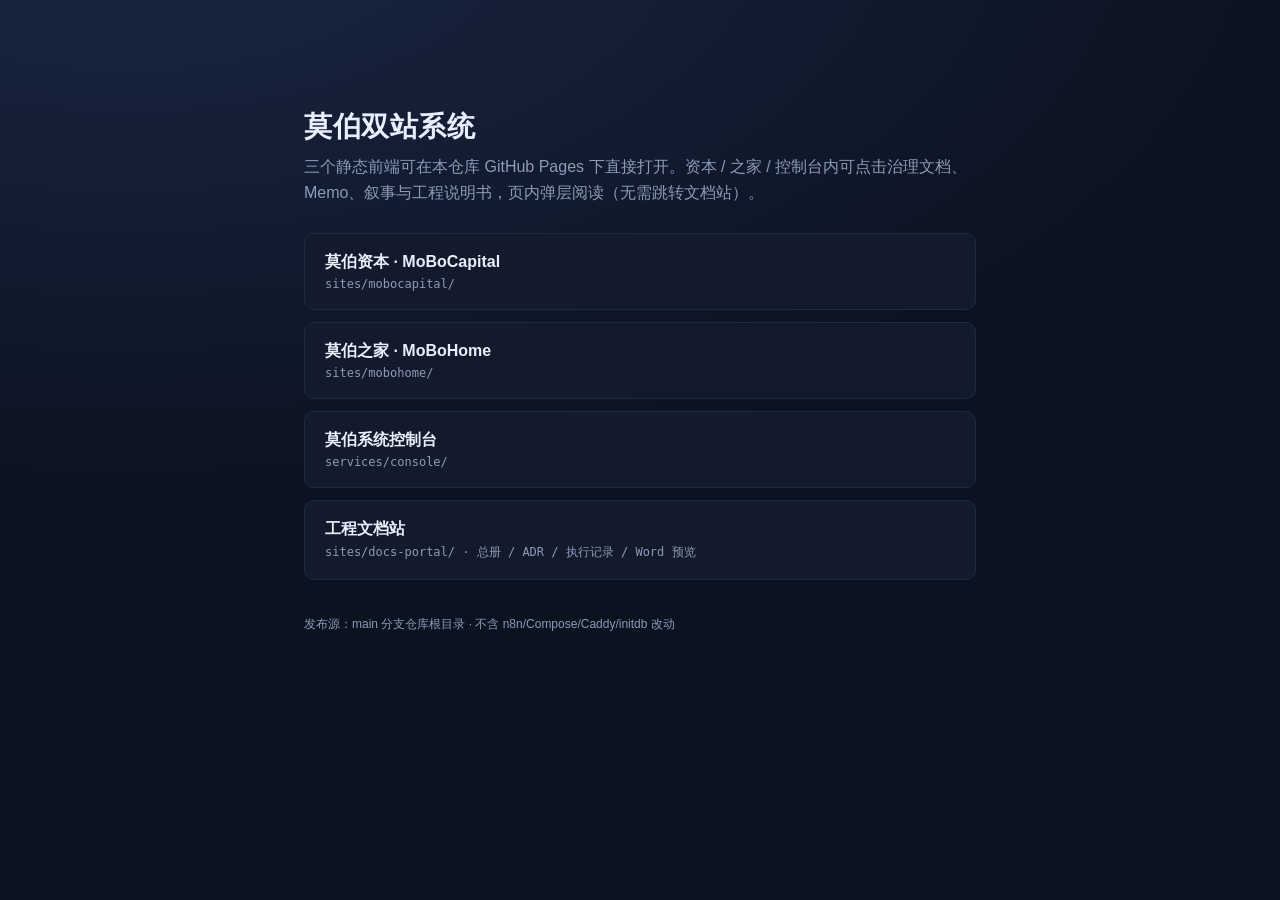
<file: index.html>
<!DOCTYPE html>
<html lang="zh-CN">
<head>
  <meta charset="UTF-8" />
  <meta name="viewport" content="width=device-width, initial-scale=1" />
  <title>莫伯双站 · GitHub Pages 入口</title>
  <style>
    :root { --bg:#0b1220; --card:#121a2b; --line:#1e2a44; --text:#e8eefc; --muted:#8b9bb8; --gold:#c9a227; }
    * { box-sizing: border-box; }
    body { margin:0; min-height:100vh; font-family: "Segoe UI", "PingFang SC", "Noto Sans SC", sans-serif;
      background: radial-gradient(1200px 600px at 10% -10%, #1a2744, transparent), var(--bg); color: var(--text); }
    main { max-width: 720px; margin: 0 auto; padding: 12vh 24px 48px; }
    h1 { font-size: 1.75rem; font-weight: 650; letter-spacing: 0.02em; margin: 0 0 8px; }
    p { color: var(--muted); line-height: 1.6; margin: 0 0 28px; }
    ul { list-style: none; padding: 0; margin: 0; display: grid; gap: 12px; }
    a.card { display: block; padding: 18px 20px; background: var(--card); border: 1px solid var(--line);
      border-radius: 10px; color: inherit; text-decoration: none; transition: border-color .15s, transform .15s; }
    a.card:hover { border-color: var(--gold); transform: translateY(-1px); }
    .name { font-weight: 600; margin-bottom: 4px; }
    .path { font-family: ui-monospace, Consolas, monospace; font-size: 12px; color: var(--muted); }
    footer { margin-top: 36px; font-size: 12px; color: var(--muted); }
  </style>
</head>
<body>
  <main>
    <h1>莫伯双站系统</h1>
    <p>三个静态前端可在本仓库 GitHub Pages 下直接打开。资本 / 之家 / 控制台内可点击治理文档、Memo、叙事与工程说明书，页内弹层阅读（无需跳转文档站）。</p>
    <ul>
      <li>
        <a class="card" href="sites/mobocapital/">
          <div class="name">莫伯资本 · MoBoCapital</div>
          <div class="path">sites/mobocapital/</div>
        </a>
      </li>
      <li>
        <a class="card" href="sites/mobohome/">
          <div class="name">莫伯之家 · MoBoHome</div>
          <div class="path">sites/mobohome/</div>
        </a>
      </li>
      <li>
        <a class="card" href="services/console/">
          <div class="name">莫伯系统控制台</div>
          <div class="path">services/console/</div>
        </a>
      </li>
      <li>
        <a class="card" href="sites/docs-portal/">
          <div class="name">工程文档站</div>
          <div class="path">sites/docs-portal/ · 总册 / ADR / 执行记录 / Word 预览</div>
        </a>
      </li>
    </ul>
    <footer>发布源：main 分支仓库根目录 · 不含 n8n/Compose/Caddy/initdb 改动</footer>
  </main>
</body>
</html>
</file>
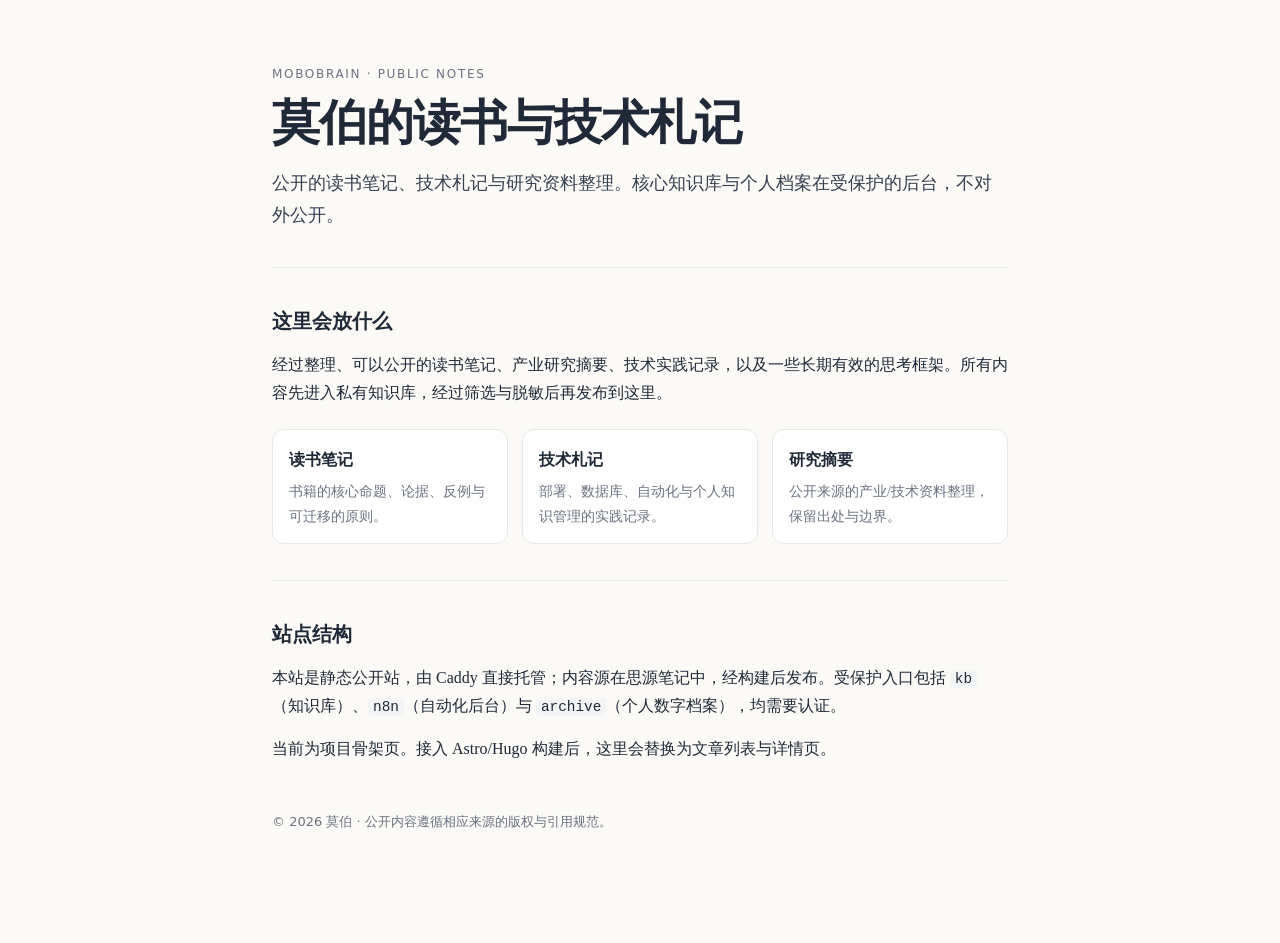
<file: site/index.html>
<!doctype html>
<html lang="zh-CN">
<head>
  <meta charset="utf-8">
  <meta name="viewport" content="width=device-width, initial-scale=1">
  <title>莫伯的读书与技术札记</title>
  <meta name="description" content="莫伯的公开读书笔记、技术札记与研究资料整理。">
  <style>
    :root { color-scheme: light; --bg:#fbfaf7; --text:#1f2937; --muted:#6b7280; --line:#e5e7eb; --accent:#2563eb; }
    * { box-sizing: border-box; }
    body { margin:0; background:var(--bg); color:var(--text); font-family: ui-serif, Georgia, "Songti SC", "Noto Serif CJK SC", serif; line-height:1.75; }
    main { max-width: 780px; margin: 0 auto; padding: 64px 22px 96px; }
    .eyebrow { font-family: ui-sans-serif, system-ui, sans-serif; font-size:12px; letter-spacing:.14em; text-transform:uppercase; color:var(--muted); }
    h1 { font-size: clamp(30px, 5vw, 48px); line-height:1.15; margin: 10px 0 18px; letter-spacing:-.02em; }
    .lead { font-size:18px; color:#374151; margin:0 0 36px; }
    .rule { border:0; border-top:1px solid var(--line); margin:36px 0; }
    h2 { font-size:20px; margin:0 0 12px; }
    p { margin:0 0 14px; }
    a { color:var(--accent); text-decoration-thickness:1px; text-underline-offset:3px; }
    .cards { display:grid; grid-template-columns: repeat(auto-fit, minmax(220px, 1fr)); gap:14px; margin:22px 0 0; }
    .card { border:1px solid var(--line); border-radius:12px; padding:16px 16px 14px; background:#fff; }
    .card h3 { margin:0 0 6px; font-size:16px; }
    .card p { margin:0; color:var(--muted); font-size:14px; }
    footer { margin-top:48px; color:var(--muted); font-size:13px; font-family: ui-sans-serif, system-ui, sans-serif; }
    code { font-family: ui-monospace, SFMono-Regular, Consolas, monospace; font-size:.9em; background:#f3f4f6; padding:1px 5px; border-radius:4px; }
  </style>
</head>
<body>
<main>
  <div class="eyebrow">MoBoBrain · Public Notes</div>
  <h1>莫伯的读书与技术札记</h1>
  <p class="lead">公开的读书笔记、技术札记与研究资料整理。核心知识库与个人档案在受保护的后台，不对外公开。</p>

  <hr class="rule">

  <section>
    <h2>这里会放什么</h2>
    <p>经过整理、可以公开的读书笔记、产业研究摘要、技术实践记录，以及一些长期有效的思考框架。所有内容先进入私有知识库，经过筛选与脱敏后再发布到这里。</p>
    <div class="cards">
      <div class="card">
        <h3>读书笔记</h3>
        <p>书籍的核心命题、论据、反例与可迁移的原则。</p>
      </div>
      <div class="card">
        <h3>技术札记</h3>
        <p>部署、数据库、自动化与个人知识管理的实践记录。</p>
      </div>
      <div class="card">
        <h3>研究摘要</h3>
        <p>公开来源的产业/技术资料整理，保留出处与边界。</p>
      </div>
    </div>
  </section>

  <hr class="rule">

  <section>
    <h2>站点结构</h2>
    <p>本站是静态公开站，由 Caddy 直接托管；内容源在思源笔记中，经构建后发布。受保护入口包括 <code>kb</code>（知识库）、<code>n8n</code>（自动化后台）与 <code>archive</code>（个人数字档案），均需要认证。</p>
    <p>当前为项目骨架页。接入 Astro/Hugo 构建后，这里会替换为文章列表与详情页。</p>
  </section>

  <footer>
    <p>© 2026 莫伯 · 公开内容遵循相应来源的版权与引用规范。</p>
  </footer>
</main>
</body>
</html>
</file>
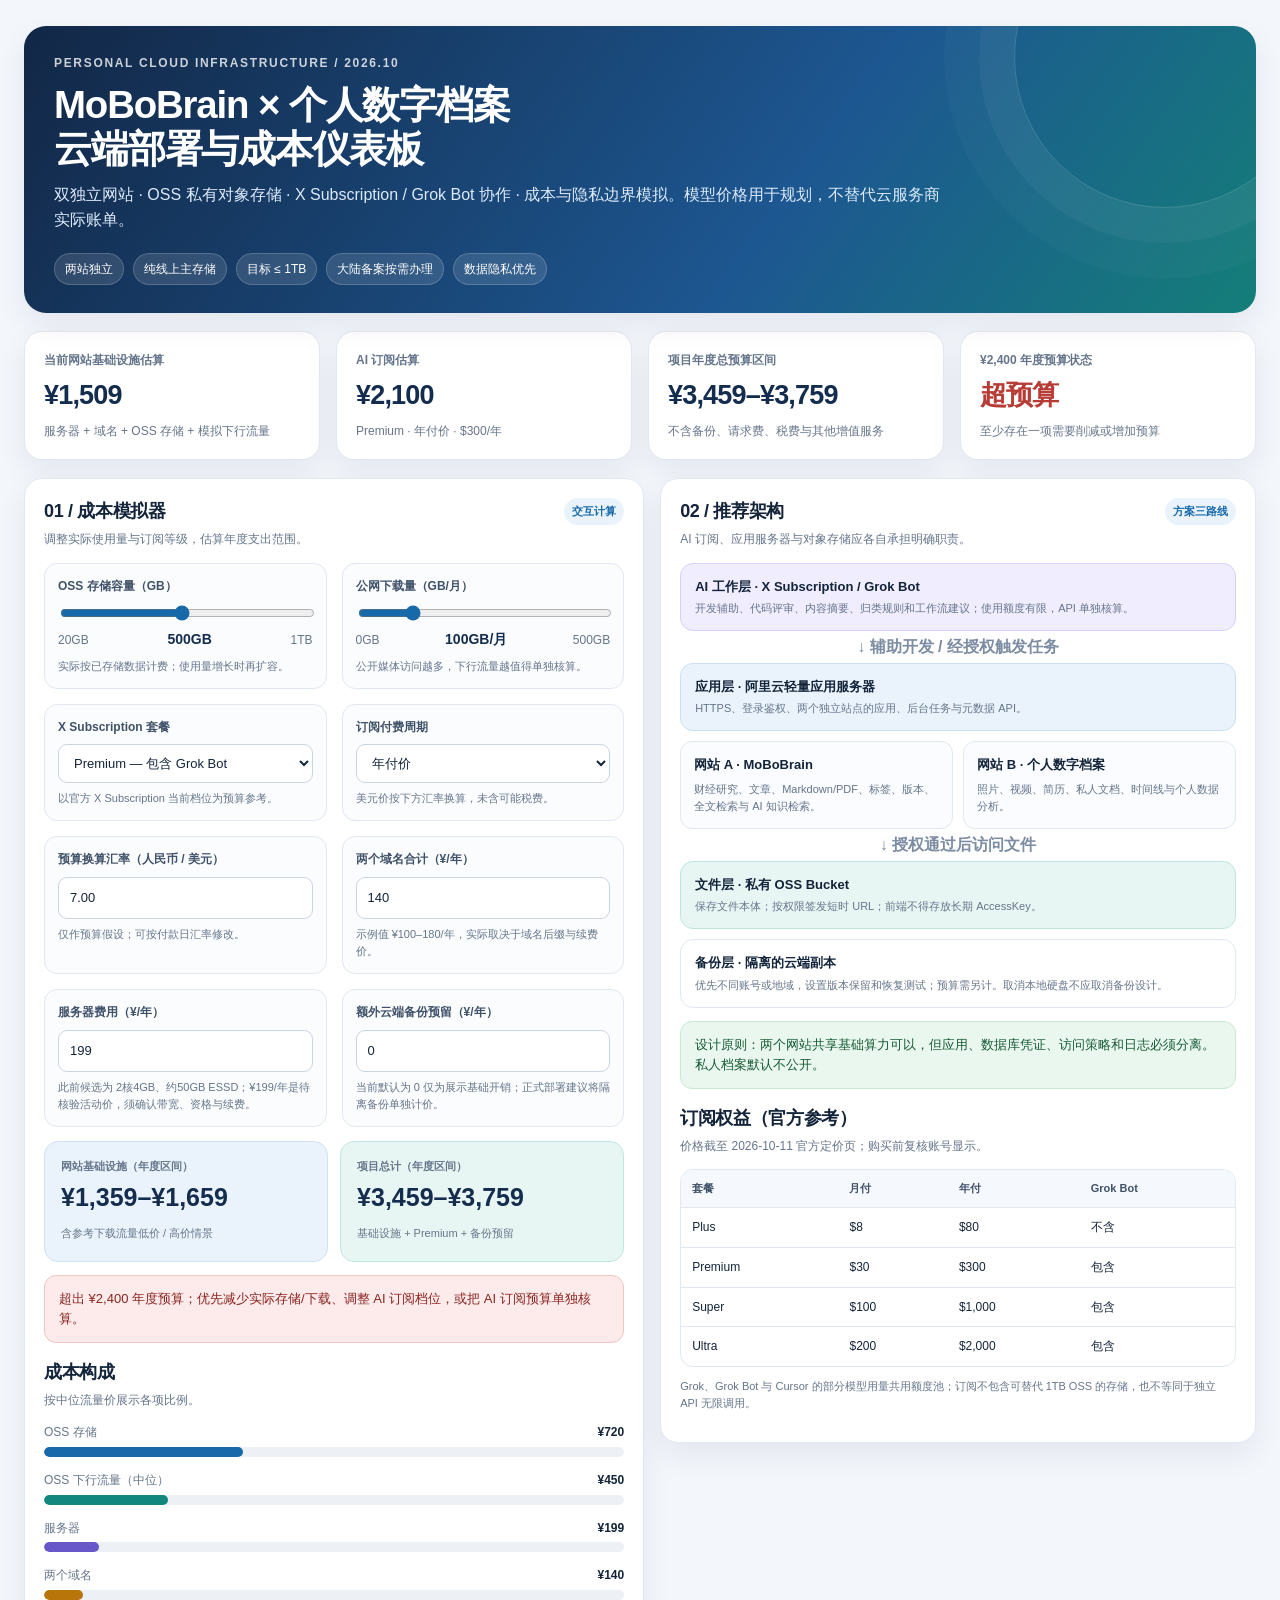
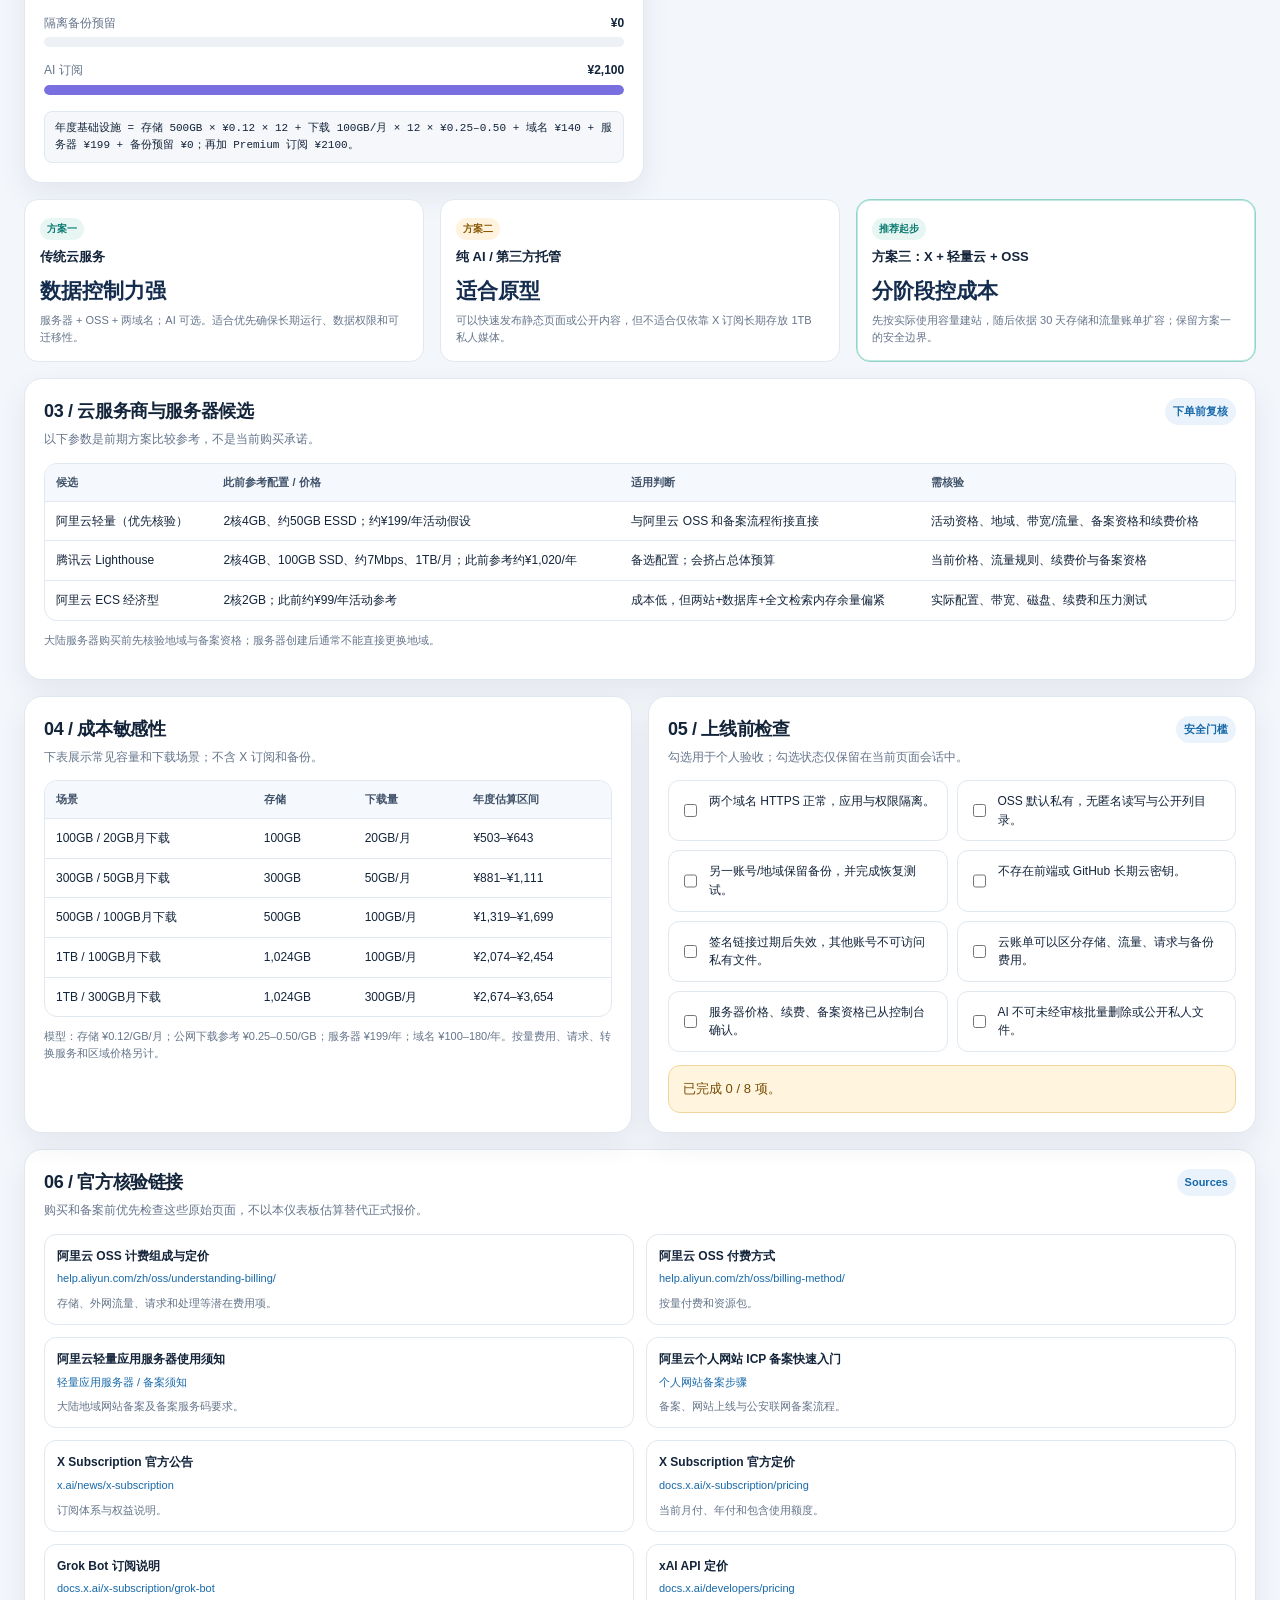
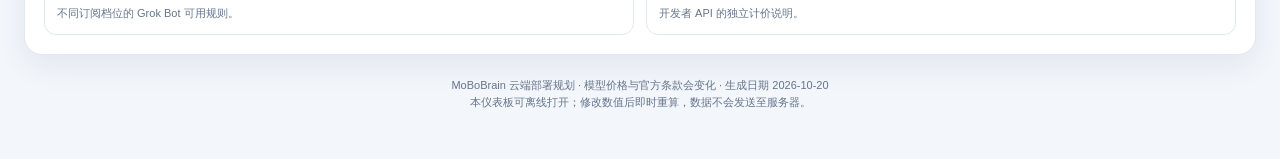
<file: docs/06-合规与成本/成本与部署仪表板.html>
<!doctype html>
<html lang="zh-CN">
<head>
<meta charset="utf-8"><meta name="viewport" content="width=device-width, initial-scale=1">
<title>MoBoBrain 云端部署与成本可视化仪表板</title>
<style>
:root{--bg:#f3f6fb;--card:#fff;--ink:#13243a;--muted:#65758b;--line:#e1e8f0;--navy:#142d4e;--blue:#1769aa;--teal:#11877d;--purple:#6857c9;--amber:#b8750a;--red:#b83c36;--soft-blue:#eaf3fb;--soft-teal:#e8f6f3;--soft-purple:#f0edff;--shadow:0 12px 30px rgba(24,46,75,.07);}
*{box-sizing:border-box}body{margin:0;background:var(--bg);color:var(--ink);font-family:Inter,"Segoe UI","Microsoft YaHei",Arial,sans-serif;line-height:1.55}a{color:var(--blue);text-decoration:none}a:hover{text-decoration:underline}.wrap{max-width:1440px;margin:0 auto;padding:26px 24px 48px}.hero{background:linear-gradient(125deg,#122746,#1d5791 62%,#147e79);color:#fff;border-radius:22px;padding:28px 30px;position:relative;overflow:hidden;box-shadow:var(--shadow)}.hero:after{content:"";position:absolute;width:300px;height:300px;border-radius:50%;border:1px solid rgba(255,255,255,.17);right:-60px;top:-120px;box-shadow:0 0 0 35px rgba(255,255,255,.04),0 0 0 70px rgba(255,255,255,.025)}.eyebrow{font-size:12px;font-weight:800;letter-spacing:.14em;text-transform:uppercase;opacity:.78}.hero h1{font-size:clamp(27px,3vw,40px);line-height:1.15;margin:10px 0 12px;letter-spacing:-.03em}.hero p{max-width:900px;color:#dceafa;margin:0}.hero-meta{display:flex;flex-wrap:wrap;gap:9px;margin-top:20px}.pill{padding:6px 10px;background:rgba(255,255,255,.12);border:1px solid rgba(255,255,255,.18);border-radius:999px;font-size:12px}
.grid{display:grid;gap:16px}.kpis{grid-template-columns:repeat(4,minmax(0,1fr));margin:18px 0}.card{background:var(--card);border:1px solid var(--line);border-radius:18px;box-shadow:var(--shadow);padding:19px}.kpi-label{font-size:12px;color:var(--muted);font-weight:700}.kpi-value{font-size:27px;font-weight:850;letter-spacing:-.03em;margin:5px 0;color:var(--navy)}.kpi-foot{font-size:12px;color:var(--muted)}.layout{grid-template-columns:minmax(0,1.02fr) minmax(360px,.98fr);align-items:start}.section-title{display:flex;align-items:flex-start;justify-content:space-between;gap:12px;margin:0 0 14px}.section-title h2{font-size:18px;margin:0;letter-spacing:-.02em}.section-title p{font-size:12px;color:var(--muted);margin:4px 0 0}.tag{background:var(--soft-blue);color:var(--blue);padding:5px 8px;font-size:11px;font-weight:800;border-radius:999px;white-space:nowrap}.controls{display:grid;grid-template-columns:1fr 1fr;gap:15px}.control{border:1px solid var(--line);border-radius:13px;padding:13px;background:#fbfcfe}.control label{display:block;font-size:12px;font-weight:800;color:#405269;margin-bottom:8px}.control select,.control input[type=number]{width:100%;padding:10px 11px;border:1px solid #cad5e2;border-radius:9px;color:var(--ink);background:#fff;font:inherit;font-size:13px}.control input[type=range]{width:100%;accent-color:var(--blue)}.range-row{display:flex;align-items:center;justify-content:space-between;gap:8px;font-size:12px;color:var(--muted)}.range-row strong{font-size:14px;color:var(--navy)}.hint{font-size:11px;color:var(--muted);margin-top:7px}.cost-summary{display:grid;grid-template-columns:1fr 1fr;gap:12px;margin-top:14px}.cost-box{padding:16px;border-radius:14px;background:var(--soft-blue);border:1px solid #cfe2f6}.cost-box.total{background:var(--soft-teal);border-color:#bfe7df}.cost-box span{display:block;color:var(--muted);font-size:11px;font-weight:700}.cost-box strong{display:block;font-size:25px;color:var(--navy);margin:3px 0}.cost-box small{font-size:11px;color:var(--muted)}.status{padding:13px 14px;border-radius:12px;margin-top:13px;font-size:13px}.status.good{background:#eaf7ef;border:1px solid #c7e9d2;color:#155b35}.status.warn{background:#fff5df;border:1px solid #f0d69e;color:#774a00}.status.bad{background:#fcebea;border:1px solid #f1c5c2;color:#8a2420}
.architecture{display:flex;flex-direction:column;gap:10px}.node{border:1px solid var(--line);border-radius:13px;padding:13px 14px;background:#fff}.node strong{display:block;font-size:13px}.node small{display:block;color:var(--muted);font-size:11px;margin-top:3px}.node.ai{background:var(--soft-purple);border-color:#d7d0ff}.node.server{background:var(--soft-blue);border-color:#cbdff4}.node.storage{background:var(--soft-teal);border-color:#bde5de}.arrow{text-align:center;color:#7b8ca3;font-weight:900;line-height:12px}.sites{display:grid;grid-template-columns:1fr 1fr;gap:10px}.site{border:1px solid var(--line);border-radius:12px;padding:13px;background:#fafcff}.site h3{font-size:13px;margin:0 0 6px}.site p{font-size:11px;color:var(--muted);margin:0}.two-col{grid-template-columns:1fr 1fr;margin-top:16px}.table-wrap{overflow:auto;border:1px solid var(--line);border-radius:13px}table{border-collapse:collapse;width:100%;font-size:12px}th,td{text-align:left;padding:10px 11px;border-bottom:1px solid var(--line);vertical-align:top}th{background:#f5f8fc;color:#405269;font-size:11px;white-space:nowrap}tbody tr:last-child td{border-bottom:none}.bar-list{display:flex;flex-direction:column;gap:14px}.bar-head{display:flex;justify-content:space-between;gap:12px;font-size:12px;margin-bottom:5px}.bar-head span{color:var(--muted)}.bar{height:10px;border-radius:999px;background:#edf1f6;overflow:hidden}.bar span{height:100%;display:block;border-radius:999px;background:linear-gradient(90deg,var(--blue),var(--teal));width:0;transition:width .25s}.scenario-grid{grid-template-columns:repeat(3,minmax(0,1fr));margin-top:16px}.scenario{border:1px solid var(--line);border-radius:14px;padding:15px;background:#fff}.scenario h3{font-size:13px;margin:0 0 8px}.scenario .number{font-size:21px;font-weight:850;color:var(--navy)}.scenario p{font-size:11px;color:var(--muted);margin:5px 0 0}.scenario.recommended{border-color:#91d3c7;box-shadow:inset 0 0 0 1px #c2e8e1}.chip{display:inline-block;font-size:10px;font-weight:800;padding:3px 7px;border-radius:999px;background:var(--soft-teal);color:#08796f;margin-bottom:7px}.checklist{display:grid;grid-template-columns:1fr 1fr;gap:9px}.check{display:flex;gap:9px;padding:11px;border:1px solid var(--line);border-radius:11px;background:#fff;font-size:12px}.check input{accent-color:var(--teal);margin-top:3px}.refs{display:grid;grid-template-columns:1fr 1fr;gap:12px}.ref{border:1px solid var(--line);padding:12px;border-radius:12px;background:#fff}.ref strong{font-size:12px;display:block}.ref a{font-size:11px;word-break:break-word}.ref p{font-size:11px;color:var(--muted);margin:5px 0 0}.footer{margin-top:22px;color:var(--muted);font-size:11px;text-align:center}.muted{color:var(--muted)}.subsection{margin-top:16px}.mini{font-size:11px;color:var(--muted)}.formula{font-family:ui-monospace,SFMono-Regular,Consolas,monospace;background:#f5f7fa;border:1px solid var(--line);border-radius:8px;padding:8px 10px;font-size:11px;word-break:break-word}
@media(max-width:1000px){.kpis{grid-template-columns:repeat(2,minmax(0,1fr))}.layout{grid-template-columns:1fr}.scenario-grid{grid-template-columns:1fr}.two-col{grid-template-columns:1fr}}
@media(max-width:600px){.wrap{padding:13px}.hero{padding:22px 19px;border-radius:16px}.controls,.cost-summary,.sites,.checklist,.refs{grid-template-columns:1fr}.kpi-value{font-size:23px}.card{padding:15px}.kpis{gap:10px}}
</style>
</head>
<body>
<div class="wrap">
<header class="hero">
  <div class="eyebrow">PERSONAL CLOUD INFRASTRUCTURE / 2026.10</div>
  <h1>MoBoBrain × 个人数字档案<br>云端部署与成本仪表板</h1>
  <p>双独立网站 · OSS 私有对象存储 · X Subscription / Grok Bot 协作 · 成本与隐私边界模拟。模型价格用于规划，不替代云服务商实际账单。</p>
  <div class="hero-meta"><span class="pill">两站独立</span><span class="pill">纯线上主存储</span><span class="pill">目标 ≤ 1TB</span><span class="pill">大陆备案按需办理</span><span class="pill">数据隐私优先</span></div>
</header>
<section class="grid kpis">
  <div class="card"><div class="kpi-label">当前网站基础设施估算</div><div class="kpi-value" id="infraKpi">¥—</div><div class="kpi-foot">服务器 + 域名 + OSS 存储 + 模拟下行流量</div></div>
  <div class="card"><div class="kpi-label">AI 订阅估算</div><div class="kpi-value" id="aiKpi">¥—</div><div class="kpi-foot" id="aiKpiFoot">取决于订阅等级与付费周期</div></div>
  <div class="card"><div class="kpi-label">项目年度总预算区间</div><div class="kpi-value" id="totalKpi">¥—</div><div class="kpi-foot">不含备份、请求费、税费与其他增值服务</div></div>
  <div class="card"><div class="kpi-label">¥2,400 年度预算状态</div><div class="kpi-value" id="budgetKpi">—</div><div class="kpi-foot" id="budgetFoot">当前模型下判断</div></div>
</section>
<div class="grid layout">
  <section class="card">
    <div class="section-title"><div><h2>01 / 成本模拟器</h2><p>调整实际使用量与订阅等级，估算年度支出范围。</p></div><span class="tag">交互计算</span></div>
    <div class="controls">
      <div class="control"><label for="storage">OSS 存储容量（GB）</label><input id="storage" type="range" min="20" max="1024" step="4" value="500"><div class="range-row"><span>20GB</span><strong id="storageVal">500GB</strong><span>1TB</span></div><div class="hint">实际按已存储数据计费；使用量增长时再扩容。</div></div>
      <div class="control"><label for="traffic">公网下载量（GB/月）</label><input id="traffic" type="range" min="0" max="500" step="10" value="100"><div class="range-row"><span>0GB</span><strong id="trafficVal">100GB/月</strong><span>500GB</span></div><div class="hint">公开媒体访问越多，下行流量越值得单独核算。</div></div>
      <div class="control"><label for="plan">X Subscription 套餐</label><select id="plan"><option value="free">Free — 不含付费 Grok Bot</option><option value="plus">Plus — 不含 Grok Bot</option><option value="premium" selected>Premium — 包含 Grok Bot</option><option value="super">Super — 更高使用额度</option><option value="ultra">Ultra — 高用量档</option></select><div class="hint">以官方 X Subscription 当前档位为预算参考。</div></div>
      <div class="control"><label for="cycle">订阅付费周期</label><select id="cycle"><option value="annual" selected>年付价</option><option value="monthly">月付 × 12</option></select><div class="hint">美元价按下方汇率换算，未含可能税费。</div></div>
      <div class="control"><label for="fx">预算换算汇率（人民币 / 美元）</label><input id="fx" type="number" min="1" max="20" step="0.05" value="7.00"><div class="hint">仅作预算假设；可按付款日汇率修改。</div></div>
      <div class="control"><label for="domain">两个域名合计（¥/年）</label><input id="domain" type="number" min="0" max="2000" step="10" value="140"><div class="hint">示例值 ¥100–180/年，实际取决于域名后缀与续费价。</div></div>
      <div class="control"><label for="server">服务器费用（¥/年）</label><input id="server" type="number" min="0" max="10000" step="10" value="199"><div class="hint">此前候选为 2核4GB、约50GB ESSD；¥199/年是待核验活动价，须确认带宽、资格与续费。</div></div>
      <div class="control"><label for="backup">额外云端备份预留（¥/年）</label><input id="backup" type="number" min="0" max="20000" step="50" value="0"><div class="hint">当前默认为 0 仅为展示基础开销；正式部署建议将隔离备份单独计价。</div></div>
    </div>
    <div class="cost-summary"><div class="cost-box"><span>网站基础设施（年度区间）</span><strong id="infraRange">¥—</strong><small>含参考下载流量低价 / 高价情景</small></div><div class="cost-box total"><span>项目总计（年度区间）</span><strong id="totalRange">¥—</strong><small id="totalSub">网站 + AI 订阅 + 备份预留</small></div></div>
    <div id="budgetStatus" class="status warn">正在计算预算状态…</div>
    <div class="subsection"><div class="section-title"><div><h2>成本构成</h2><p>按中位流量价展示各项比例。</p></div></div><div class="bar-list" id="costBars"></div></div>
    <div class="subsection formula" id="formula">计算公式加载中…</div>
  </section>
  <section class="card">
    <div class="section-title"><div><h2>02 / 推荐架构</h2><p>AI 订阅、应用服务器与对象存储应各自承担明确职责。</p></div><span class="tag">方案三路线</span></div>
    <div class="architecture">
      <div class="node ai"><strong>AI 工作层 · X Subscription / Grok Bot</strong><small>开发辅助、代码评审、内容摘要、归类规则和工作流建议；使用额度有限，API 单独核算。</small></div>
      <div class="arrow">↓ 辅助开发 / 经授权触发任务</div>
      <div class="node server"><strong>应用层 · 阿里云轻量应用服务器</strong><small>HTTPS、登录鉴权、两个独立站点的应用、后台任务与元数据 API。</small></div>
      <div class="sites"><div class="site"><h3>网站 A · MoBoBrain</h3><p>财经研究、文章、Markdown/PDF、标签、版本、全文检索与 AI 知识检索。</p></div><div class="site"><h3>网站 B · 个人数字档案</h3><p>照片、视频、简历、私人文档、时间线与个人数据分析。</p></div></div>
      <div class="arrow">↓ 授权通过后访问文件</div>
      <div class="node storage"><strong>文件层 · 私有 OSS Bucket</strong><small>保存文件本体；按权限签发短时 URL；前端不得存放长期 AccessKey。</small></div>
      <div class="node"><strong>备份层 · 隔离的云端副本</strong><small>优先不同账号或地域，设置版本保留和恢复测试；预算需另计。取消本地硬盘不应取消备份设计。</small></div>
    </div>
    <div class="status good">设计原则：两个网站共享基础算力可以，但应用、数据库凭证、访问策略和日志必须分离。私人档案默认不公开。</div>
    <div class="subsection"><div class="section-title"><div><h2>订阅权益（官方参考）</h2><p>价格截至 2026-10-11 官方定价页；购买前复核账号显示。</p></div></div><div class="table-wrap"><table><thead><tr><th>套餐</th><th>月付</th><th>年付</th><th>Grok Bot</th></tr></thead><tbody><tr><td>Plus</td><td>$8</td><td>$80</td><td>不含</td></tr><tr><td>Premium</td><td>$30</td><td>$300</td><td>包含</td></tr><tr><td>Super</td><td>$100</td><td>$1,000</td><td>包含</td></tr><tr><td>Ultra</td><td>$200</td><td>$2,000</td><td>包含</td></tr></tbody></table></div><p class="mini">Grok、Grok Bot 与 Cursor 的部分模型用量共用额度池；订阅不包含可替代 1TB OSS 的存储，也不等同于独立 API 无限调用。</p></div>
  </section>
</div>
<div class="grid scenario-grid">
  <article class="scenario"><span class="chip">方案一</span><h3>传统云服务</h3><div class="number">数据控制力强</div><p>服务器 + OSS + 两域名；AI 可选。适合优先确保长期运行、数据权限和可迁移性。</p></article>
  <article class="scenario"><span class="chip" style="background:#fff3df;color:#8a5900">方案二</span><h3>纯 AI / 第三方托管</h3><div class="number">适合原型</div><p>可以快速发布静态页面或公开内容，但不适合仅依靠 X 订阅长期存放 1TB 私人媒体。</p></article>
  <article class="scenario recommended"><span class="chip">推荐起步</span><h3>方案三：X + 轻量云 + OSS</h3><div class="number">分阶段控成本</div><p>先按实际使用容量建站，随后依据 30 天存储和流量账单扩容；保留方案一的安全边界。</p></article>
</div>
<section class="card" style="margin-top:16px"><div class="section-title"><div><h2>03 / 云服务商与服务器候选</h2><p>以下参数是前期方案比较参考，不是当前购买承诺。</p></div><span class="tag">下单前复核</span></div><div class="table-wrap"><table><thead><tr><th>候选</th><th>此前参考配置 / 价格</th><th>适用判断</th><th>需核验</th></tr></thead><tbody><tr><td>阿里云轻量（优先核验）</td><td>2核4GB、约50GB ESSD；约¥199/年活动假设</td><td>与阿里云 OSS 和备案流程衔接直接</td><td>活动资格、地域、带宽/流量、备案资格和续费价格</td></tr><tr><td>腾讯云 Lighthouse</td><td>2核4GB、100GB SSD、约7Mbps、1TB/月；此前参考约¥1,020/年</td><td>备选配置；会挤占总体预算</td><td>当前价格、流量规则、续费价与备案资格</td></tr><tr><td>阿里云 ECS 经济型</td><td>2核2GB；此前约¥99/年活动参考</td><td>成本低，但两站+数据库+全文检索内存余量偏紧</td><td>实际配置、带宽、磁盘、续费和压力测试</td></tr></tbody></table></div><p class="mini">大陆服务器购买前先核验地域与备案资格；服务器创建后通常不能直接更换地域。</p></section>
<div class="grid two-col">
  <section class="card"><div class="section-title"><div><h2>04 / 成本敏感性</h2><p>下表展示常见容量和下载场景；不含 X 订阅和备份。</p></div></div><div class="table-wrap"><table><thead><tr><th>场景</th><th>存储</th><th>下载量</th><th>年度估算区间</th></tr></thead><tbody id="scenarioTable"></tbody></table></div><p class="mini">模型：存储 ¥0.12/GB/月；公网下载参考 ¥0.25–0.50/GB；服务器 ¥199/年；域名 ¥100–180/年。按量费用、请求、转换服务和区域价格另计。</p></section>
  <section class="card"><div class="section-title"><div><h2>05 / 上线前检查</h2><p>勾选用于个人验收；勾选状态仅保留在当前页面会话中。</p></div><span class="tag">安全门槛</span></div><div class="checklist" id="checklist"><label class="check"><input type="checkbox"><span>两个域名 HTTPS 正常，应用与权限隔离。</span></label><label class="check"><input type="checkbox"><span>OSS 默认私有，无匿名读写与公开列目录。</span></label><label class="check"><input type="checkbox"><span>另一账号/地域保留备份，并完成恢复测试。</span></label><label class="check"><input type="checkbox"><span>不存在前端或 GitHub 长期云密钥。</span></label><label class="check"><input type="checkbox"><span>签名链接过期后失效，其他账号不可访问私有文件。</span></label><label class="check"><input type="checkbox"><span>云账单可以区分存储、流量、请求与备份费用。</span></label><label class="check"><input type="checkbox"><span>服务器价格、续费、备案资格已从控制台确认。</span></label><label class="check"><input type="checkbox"><span>AI 不可未经审核批量删除或公开私人文件。</span></label></div><div class="status warn" id="checkStatus">已完成 0 / 8 项。</div></section>
</div>
<section class="card subseciton" style="margin-top:16px"><div class="section-title"><div><h2>06 / 官方核验链接</h2><p>购买和备案前优先检查这些原始页面，不以本仪表板估算替代正式报价。</p></div><span class="tag">Sources</span></div><div class="refs">
<div class="ref"><strong>阿里云 OSS 计费组成与定价</strong><a href="https://help.aliyun.com/zh/oss/understanding-billing/" target="_blank" rel="noopener">help.aliyun.com/zh/oss/understanding-billing/</a><p>存储、外网流量、请求和处理等潜在费用项。</p></div>
<div class="ref"><strong>阿里云 OSS 付费方式</strong><a href="https://help.aliyun.com/zh/oss/billing-method/" target="_blank" rel="noopener">help.aliyun.com/zh/oss/billing-method/</a><p>按量付费和资源包。</p></div>
<div class="ref"><strong>阿里云轻量应用服务器使用须知</strong><a href="https://help.aliyun.com/zh/simple-application-server/product-overview/usage-notes" target="_blank" rel="noopener">轻量应用服务器 / 备案须知</a><p>大陆地域网站备案及备案服务码要求。</p></div>
<div class="ref"><strong>阿里云个人网站 ICP 备案快速入门</strong><a href="https://help.aliyun.com/zh/icp-filing/basic-icp-service/getting-started/quick-start-for-icp-filing-for-personal-websites" target="_blank" rel="noopener">个人网站备案步骤</a><p>备案、网站上线与公安联网备案流程。</p></div>
<div class="ref"><strong>X Subscription 官方公告</strong><a href="https://x.ai/news/x-subscription" target="_blank" rel="noopener">x.ai/news/x-subscription</a><p>订阅体系与权益说明。</p></div>
<div class="ref"><strong>X Subscription 官方定价</strong><a href="https://docs.x.ai/x-subscription/pricing" target="_blank" rel="noopener">docs.x.ai/x-subscription/pricing</a><p>当前月付、年付和包含使用额度。</p></div>
<div class="ref"><strong>Grok Bot 订阅说明</strong><a href="https://docs.x.ai/x-subscription/grok-bot" target="_blank" rel="noopener">docs.x.ai/x-subscription/grok-bot</a><p>不同订阅档位的 Grok Bot 可用规则。</p></div>
<div class="ref"><strong>xAI API 定价</strong><a href="https://docs.x.ai/developers/pricing" target="_blank" rel="noopener">docs.x.ai/developers/pricing</a><p>开发者 API 的独立计价说明。</p></div>
</div></section>
<div class="footer">MoBoBrain 云端部署规划 · 模型价格与官方条款会变化 · 生成日期 2026-10-20<br>本仪表板可离线打开；修改数值后即时重算，数据不会发送至服务器。</div>
</div>
<script>
const plans={free:{name:'Free',monthly:0,annual:0},plus:{name:'Plus',monthly:8,annual:80},premium:{name:'Premium',monthly:30,annual:300},super:{name:'Super',monthly:100,annual:1000},ultra:{name:'Ultra',monthly:200,annual:2000}};
const fmt=n=>'¥'+Math.round(n).toLocaleString('zh-CN');
const money2=n=>'¥'+n.toLocaleString('zh-CN',{minimumFractionDigits:0,maximumFractionDigits:0});
function val(id){return Number(document.getElementById(id).value)||0}
function render(){
 const s=val('storage'),t=val('traffic'),fx=val('fx'),d=val('domain'),server=val('server'),backup=val('backup');
 const plan=plans[document.getElementById('plan').value];const cycle=document.getElementById('cycle').value;
 const ai=(cycle==='annual'?plan.annual:plan.monthly*12)*fx;
 const storageCost=s*.12*12; const trafficLow=t*12*.25,trafficHigh=t*12*.5; const mid=(trafficLow+trafficHigh)/2;
 const low=storageCost+trafficLow+d+server+backup,high=storageCost+trafficHigh+d+server+backup,midInfra=(low+high)/2;const totalLow=low+ai,totalHigh=high+ai;
 document.getElementById('storageVal').textContent=s+'GB';document.getElementById('trafficVal').textContent=t+'GB/月';
 document.getElementById('infraKpi').textContent=fmt(midInfra);document.getElementById('aiKpi').textContent=fmt(ai);document.getElementById('aiKpiFoot').textContent=plan.name+' · '+(cycle==='annual'?'年付价':'月付×12')+' · $'+(cycle==='annual'?plan.annual:plan.monthly*12).toLocaleString('en-US')+'/年';
 document.getElementById('totalKpi').textContent=fmt(totalLow)+'–'+fmt(totalHigh);
 const budget=document.getElementById('budgetKpi');const foot=document.getElementById('budgetFoot');
 if(totalHigh<=2400){budget.textContent='预算内';budget.style.color='var(--teal)';foot.textContent='按本模型区间上限仍未超过 ¥2,400';}
 else if(totalLow<=2400){budget.textContent='临界';budget.style.color='var(--amber)';foot.textContent='低流量估算可能够，高流量情景会超出';}
 else {budget.textContent='超预算';budget.style.color='var(--red)';foot.textContent='至少存在一项需要削减或增加预算';}
 document.getElementById('infraRange').textContent=fmt(low)+'–'+fmt(high);document.getElementById('totalRange').textContent=fmt(totalLow)+'–'+fmt(totalHigh);document.getElementById('totalSub').textContent='基础设施 + '+plan.name+' + 备份预留';
 const st=document.getElementById('budgetStatus');if(totalHigh<=2400){st.className='status good';st.textContent='年度总预算模型落在 ¥2,400 以内；仍须为请求费、税费和未计价备份留余量。'}else if(totalLow<=2400){st.className='status warn';st.textContent='预算处于临界状态；高流量情景超过 ¥2,400，且尚未计入请求费和未计价备份。'}else{st.className='status bad';st.textContent='超出 ¥2,400 年度预算；优先减少实际存储/下载、调整 AI 订阅档位，或把 AI 订阅预算单独核算。'}
 const items=[['OSS 存储',storageCost,'var(--blue)'],['OSS 下行流量（中位）',mid,'var(--teal)'],['服务器',server,'var(--purple)'],['两个域名',d,'var(--amber)'],['隔离备份预留',backup,'var(--red)'],['AI 订阅',ai,'#7a6fe0']];const max=Math.max(...items.map(x=>x[1]),1);document.getElementById('costBars').innerHTML=items.map(([label,n,color])=>`<div><div class="bar-head"><span>${label}</span><strong>${fmt(n)}</strong></div><div class="bar"><span style="width:${Math.min(100,n/max*100)}%;background:${color}"></span></div></div>`).join('');
 document.getElementById('formula').textContent=`年度基础设施 = 存储 ${s}GB × ¥0.12 × 12 + 下载 ${t}GB/月 × 12 × ¥0.25–0.50 + 域名 ¥${d} + 服务器 ¥${server} + 备份预留 ¥${backup}；再加 ${plan.name} 订阅 ¥${Math.round(ai)}。`;
 const cases=[['100GB / 20GB月下载',100,20],['300GB / 50GB月下载',300,50],['500GB / 100GB月下载',500,100],['1TB / 100GB月下载',1024,100],['1TB / 300GB月下载',1024,300]];
 document.getElementById('scenarioTable').innerHTML=cases.map(([name,gb,dl])=>{const st=gb*.12*12,tl=dl*12*.25,th=dl*12*.5,lo=st+tl+199+100,hi=st+th+199+180;return `<tr><td>${name}</td><td>${gb>=1024?'1,024GB':gb+'GB'}</td><td>${dl}GB/月</td><td>${fmt(lo)}–${fmt(hi)}</td></tr>`}).join('');
}
['storage','traffic','plan','cycle','fx','domain','server','backup'].forEach(id=>document.getElementById(id).addEventListener('input',render));
const checks=[...document.querySelectorAll('#checklist input')];function checkUpdate(){const n=checks.filter(c=>c.checked).length;const el=document.getElementById('checkStatus');el.textContent=`已完成 ${n} / ${checks.length} 项。`+(n===checks.length?' 建议上线前再次完整复核。':'');el.className='status '+(n===checks.length?'good':'warn')}checks.forEach(c=>c.addEventListener('change',checkUpdate));render();checkUpdate();
</script>
</body></html>
</file>
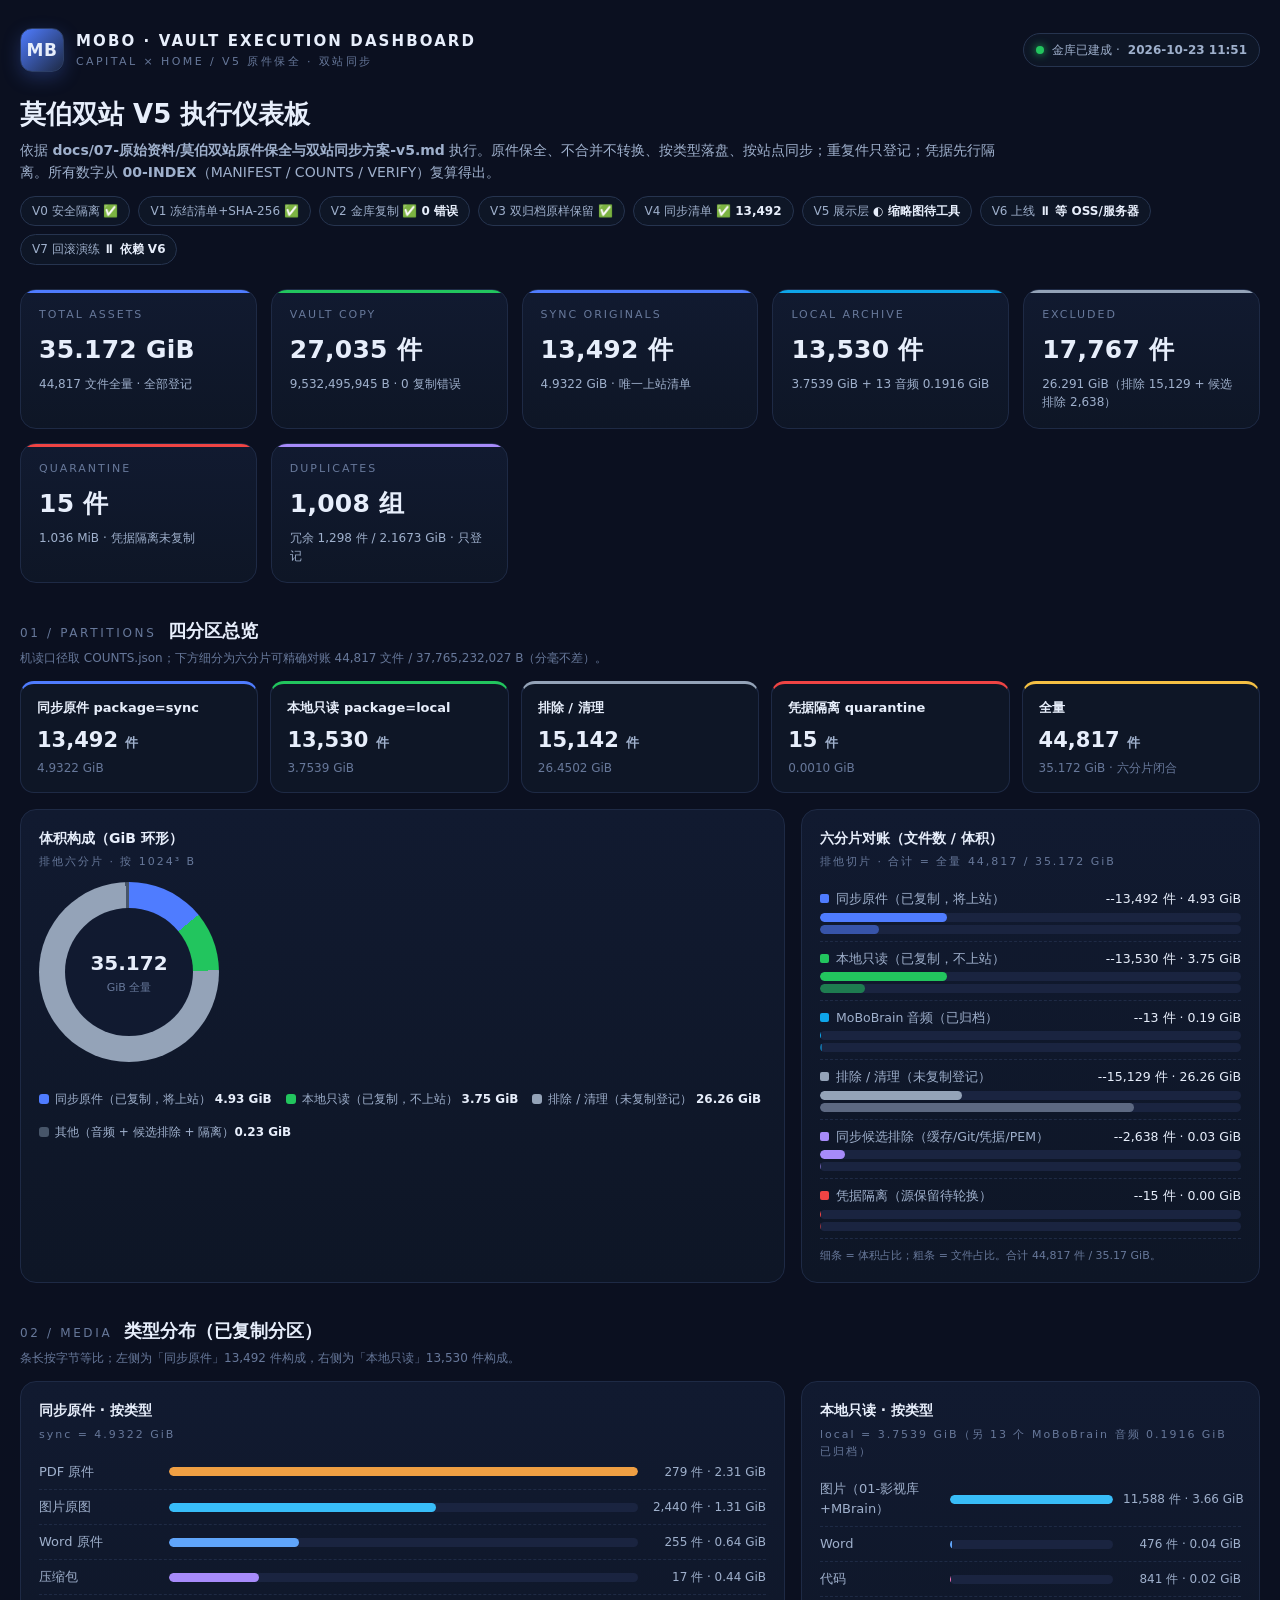
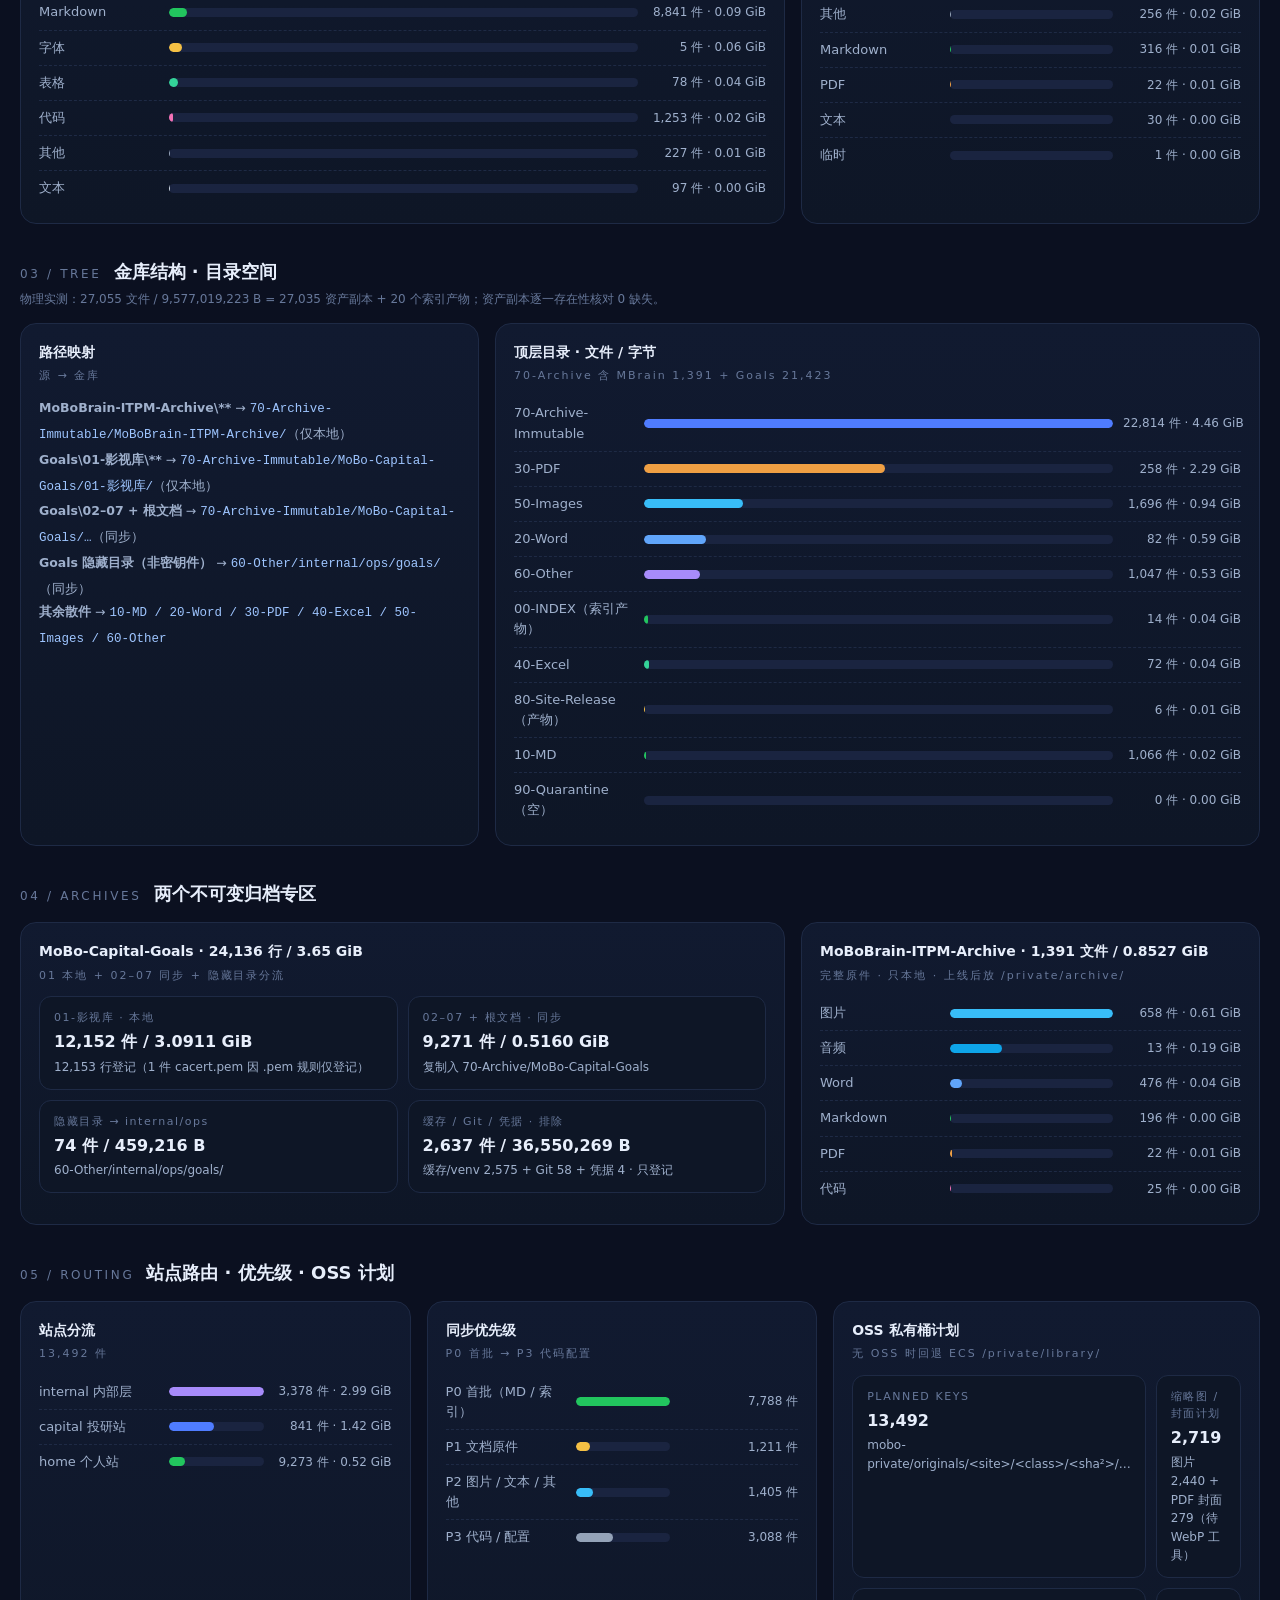
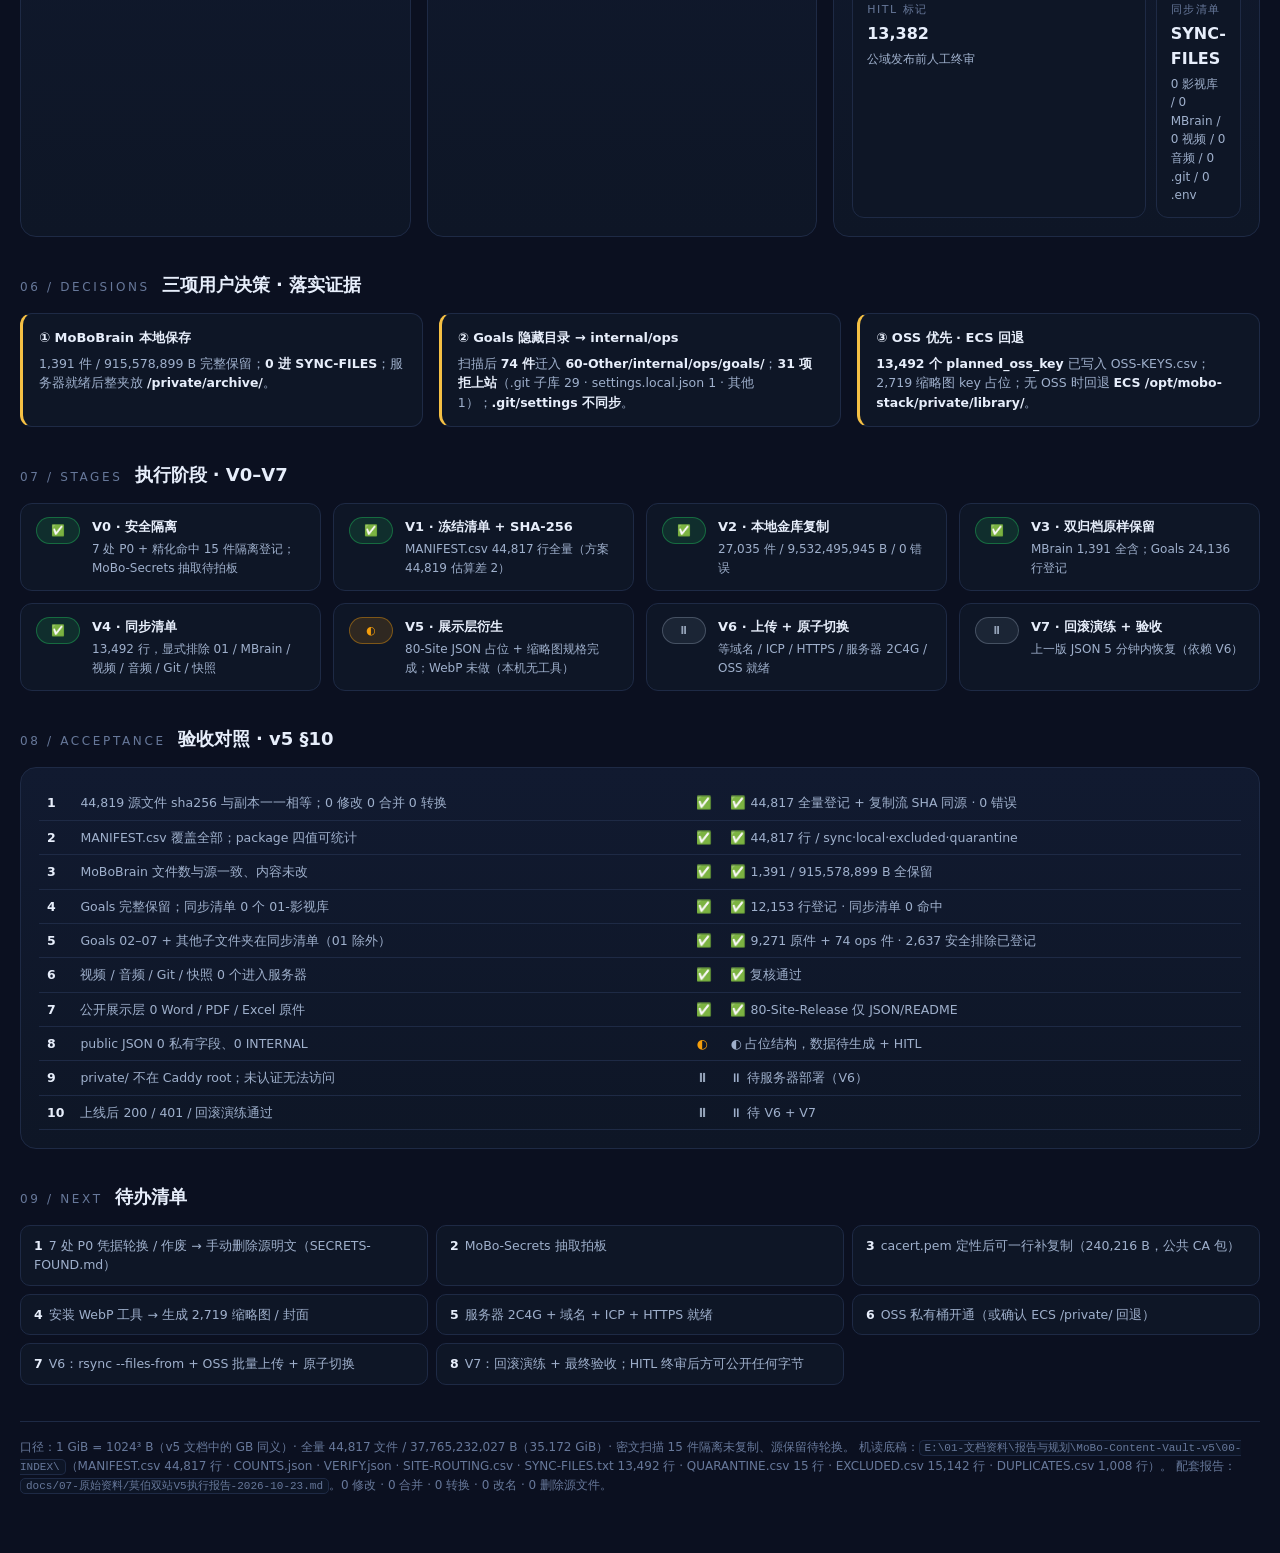
<file: docs/07-原始资料/莫伯双站V5执行仪表板-2026-10-23.html>
<!DOCTYPE html>
<html lang="zh-CN">
<head>
<meta charset="UTF-8">
<meta name="viewport" content="width=device-width, initial-scale=1.0">
<title>莫伯双站 · V5 金库执行仪表板 · 2026-10-23</title>
<style>
  :root{
    --bg:#0B1020; --panel:#111A30; --panel2:#0E1626; --line:#1E2A45; --line2:#26344F;
    --tx:#E7EEFB; --tx2:#9FB0CC; --tx3:#67789A;
    --sync:#4F7CFF; --local:#22C55E; --excl:#94A3B8; --exclD:#64748B;
    --av:#0EA5E9; --syncNC:#A78BFA; --quar:#EF4444;
    --ok:#22C55E; --part:#F59E0B; --todo:#64748B;
    --gold:#F5C044; --blue:#4F7CFF;
  }
  *{box-sizing:border-box;margin:0;padding:0}
  body{background:radial-gradient(1200px 600px at 80% -10%, #16224A 0%, var(--bg) 55%) ,var(--bg);color:var(--tx);
    font-family:"Segoe UI","Microsoft YaHei","PingFang SC",system-ui,sans-serif;font-size:14px;line-height:1.55;padding:28px 20px 60px}
  .wrap{max-width:1280px;margin:0 auto}
  .topbar{display:flex;align-items:center;gap:14px;flex-wrap:wrap}
  .brand{display:flex;align-items:center;gap:12px}
  .mark{width:44px;height:44px;border-radius:12px;background:linear-gradient(135deg,#4F7CFF,#1E2A45);display:flex;align-items:center;justify-content:center;
    font-weight:800;font-size:17px;letter-spacing:.5px;border:1px solid #2C3E66;box-shadow:0 6px 18px rgba(79,124,255,.25)}
  .brand .name{font-weight:700;font-size:15px;letter-spacing:.14em}
  .brand .sub{color:var(--tx3);font-size:11px;letter-spacing:.22em}
  .spacer{flex:1}
  .stamp{display:flex;align-items:center;gap:8px;color:var(--tx2);font-size:12px;border:1px solid var(--line2);
    padding:7px 12px;border-radius:999px;background:var(--panel2)}
  .dot{width:8px;height:8px;border-radius:50%;background:var(--ok);box-shadow:0 0 8px var(--ok)}
  h1{font-size:26px;margin:22px 0 6px;font-weight:800}
  .hero-sub{color:var(--tx2);max-width:980px}
  .chips{display:flex;gap:8px;margin-top:12px;flex-wrap:wrap}
  .chip{font-size:12px;padding:5px 11px;border-radius:999px;border:1px solid var(--line2);color:var(--tx2);background:var(--panel2)}
  .chip b{color:var(--tx)}
  .kpis{display:grid;grid-template-columns:repeat(auto-fit,minmax(215px,1fr));gap:14px;margin-top:24px}
  .kpi{background:linear-gradient(180deg,var(--panel),var(--panel2));border:1px solid var(--line);border-radius:16px;padding:16px 18px;position:relative;overflow:hidden}
  .kpi::after{content:"";position:absolute;inset:0 0 auto 0;height:3px;background:var(--accent,var(--blue))}
  .kpi .k{color:var(--tx3);font-size:11px;letter-spacing:.18em;margin-bottom:8px}
  .kpi .v{font-size:25px;font-weight:800;letter-spacing:.01em}
  .kpi .s{color:var(--tx2);font-size:12px;margin-top:5px}
  .sec{margin-top:34px}
  .sec-head{display:flex;align-items:baseline;gap:12px;margin-bottom:4px}
  .sec-num{color:var(--tx3);font-size:12px;letter-spacing:.22em}
  .sec-head h2{font-size:18px;font-weight:800}
  .sec-note{color:var(--tx3);font-size:12px;margin:2px 0 14px}
  .grid2{display:grid;grid-template-columns:1.25fr .75fr;gap:16px}
  .grid2b{display:grid;grid-template-columns:.75fr 1.25fr;gap:16px}
  .grid3{display:grid;grid-template-columns:repeat(3,1fr);gap:16px}
  @media(max-width:960px){.grid2,.grid2b,.grid3{grid-template-columns:1fr}}
  .card{background:linear-gradient(180deg,var(--panel),var(--panel2));border:1px solid var(--line);border-radius:16px;padding:18px}
  .card h3{font-size:14px;font-weight:700;margin-bottom:4px}
  .card .kick{color:var(--tx3);font-size:11px;letter-spacing:.18em;margin-bottom:12px}
  /* partition cards */
  .pt-grid{display:grid;grid-template-columns:repeat(auto-fit,minmax(200px,1fr));gap:12px}
  .pt{border:1px solid var(--line);border-radius:14px;padding:14px 16px;background:var(--panel2);border-top:3px solid var(--accent)}
  .pt .name{font-weight:700;font-size:13px}
  .pt .big{font-size:21px;font-weight:800;margin:6px 0 2px}
  .pt .emp{color:var(--tx3);font-size:12px}
  /* stacked bar */
  .stack{display:flex;height:34px;border-radius:10px;overflow:hidden;border:1px solid var(--line2);margin-top:6px}
  .stack i{display:block;height:100%;position:relative}
  .stack i:hover{filter:brightness(1.2)}
  .legend{display:flex;gap:14px;flex-wrap:wrap;margin-top:10px;font-size:12px;color:var(--tx2)}
  .legend .sw{display:inline-block;width:10px;height:10px;border-radius:3px;margin-right:6px;vertical-align:-1px}
  /* rows bars */
  .brow{display:grid;grid-template-columns:120px 1fr 118px;gap:10px;align-items:center;padding:7px 0;border-bottom:1px dashed var(--line)}
  .brow:last-child{border-bottom:none}
  .brow .lb{color:var(--tx2);font-size:13px}
  .brow .vl{text-align:right;font-size:12px;color:var(--tx2);white-space:nowrap}
  .bar{height:9px;border-radius:5px;background:#1A2440;overflow:hidden}
  .bar i{display:block;height:100%;border-radius:5px}
  .cols-title{color:var(--tx3);font-size:11px;letter-spacing:.18em;margin:14px 0 6px}
  /* donut */
  .donutwrap{display:flex;align-items:center;gap:18px;flex-wrap:wrap}
  .donut{width:180px;height:180px;border-radius:50%;position:relative;flex:none}
  .donut::after{content:"";position:absolute;inset:26px;border-radius:50%;background:var(--panel)}
  .donut .c{position:absolute;inset:0;display:flex;flex-direction:column;align-items:center;justify-content:center;z-index:2}
  .donut .c .v{font-size:20px;font-weight:800}
  .donut .c .t{color:var(--tx3);font-size:11px}
  /* goal/mbrain */
  .mini{display:grid;grid-template-columns:1fr 1fr;gap:10px}
  .mini .m{background:var(--panel2);border:1px solid var(--line);border-radius:12px;padding:12px 14px}
  .mini .m .t{color:var(--tx3);font-size:11px;letter-spacing:.14em}
  .mini .m .v{font-weight:800;font-size:16px;margin-top:4px}
  .mini .m .d{color:var(--tx2);font-size:12px;margin-top:3px}
  /* stages */
  .steps{display:grid;grid-template-columns:repeat(auto-fit,minmax(280px,1fr));gap:12px}
  .step{background:var(--panel2);border:1px solid var(--line);border-radius:12px;padding:13px 15px;display:flex;gap:12px;align-items:flex-start}
  .pill{flex:none;min-width:44px;text-align:center;font-size:11px;font-weight:800;border-radius:999px;padding:4px 10px;letter-spacing:.04em}
  .pill.ok{background:rgba(34,197,94,.14);color:var(--ok);border:1px solid rgba(34,197,94,.4)}
  .pill.part{background:rgba(245,158,11,.14);color:var(--part);border:1px solid rgba(245,158,11,.4)}
  .pill.todo{background:rgba(100,116,139,.16);color:#94A3B8;border:1px solid rgba(148,163,184,.35)}
  .step .t{font-weight:700;font-size:13px}
  .step .d{color:var(--tx2);font-size:12px;margin-top:3px}
  /* decisions */
  .dec{border-left:3px solid var(--gold);background:var(--panel2);border:1px solid var(--line);border-left:3px solid var(--gold);border-radius:12px;padding:14px 16px}
  .dec .t{font-weight:700;font-size:13px;margin-bottom:6px}
  .dec .d{color:var(--tx2);font-size:12.5px}
  .dec .d b{color:var(--tx)}
  /* acceptance */
  table.acc{width:100%;border-collapse:collapse;font-size:12.5px}
  table.acc td{padding:7px 8px;border-bottom:1px solid var(--line);color:var(--tx2);vertical-align:top}
  table.acc td.n{width:26px;font-weight:800;color:var(--tx)}
  .st{font-weight:700}
  .st.y{color:var(--ok)} .st.p{color:var(--part)} .st.x{color:#94A3B8}
  .todo-list{display:grid;grid-template-columns:repeat(auto-fit,minmax(330px,1fr));gap:8px}
  .todo-list .it{background:var(--panel2);border:1px solid var(--line);border-radius:10px;padding:10px 13px;font-size:12.5px;color:var(--tx2)}
  .todo-list .it b{color:var(--tx);margin-right:6px}
  .foot{margin-top:36px;color:var(--tx3);font-size:12px;border-top:1px solid var(--line);padding-top:16px}
  .foot code{background:#0D1526;border:1px solid var(--line);border-radius:5px;padding:1px 5px;font-size:11px}
</style>
</head>
<body>
<div class="wrap">

  <div class="topbar">
    <div class="brand">
      <div class="mark">MB</div>
      <div>
        <div class="name">MOBO · VAULT EXECUTION DASHBOARD</div>
        <div class="sub">CAPITAL × HOME / V5 原件保全 · 双站同步</div>
      </div>
    </div>
    <div class="spacer"></div>
    <div class="stamp"><span class="dot"></span>金库已建成 · <b>2026-10-23 11:51</b></div>
  </div>

  <h1>莫伯双站 V5 执行仪表板</h1>
  <div class="hero-sub">依据 <b>docs/07-原始资料/莫伯双站原件保全与双站同步方案-v5.md</b> 执行。原件保全、不合并不转换、按类型落盘、按站点同步；重复件只登记；凭据先行隔离。所有数字从 <b>00-INDEX</b>（MANIFEST / COUNTS / VERIFY）复算得出。</div>
  <div class="chips">
    <span class="chip">V0 安全隔离 <b>✅</b></span>
    <span class="chip">V1 冻结清单+SHA-256 <b>✅</b></span>
    <span class="chip">V2 金库复制 <b>✅ 0 错误</b></span>
    <span class="chip">V3 双归档原样保留 <b>✅</b></span>
    <span class="chip">V4 同步清单 <b>✅ 13,492</b></span>
    <span class="chip">V5 展示层 <b>◐ 缩略图待工具</b></span>
    <span class="chip">V6 上线 <b>⏸ 等 OSS/服务器</b></span>
    <span class="chip">V7 回滚演练 <b>⏸ 依赖 V6</b></span>
  </div>

  <div class="kpis" id="kpis"></div>

  <!-- 01 四分区 -->
  <div class="sec">
    <div class="sec-head"><span class="sec-num">01 / PARTITIONS</span><h2>四分区总览</h2></div>
    <div class="sec-note">机读口径取 COUNTS.json；下方细分为六分片可精确对账 44,817 文件 / 37,765,232,027 B（分毫不差）。</div>
    <div class="pt-grid" id="ptGrid"></div>
    <div class="grid2" style="margin-top:16px">
      <div class="card">
        <h3>体积构成（GiB 环形）</h3>
        <div class="kick">排他六分片 · 按 1024³ B</div>
        <div class="donutwrap">
          <div class="donut" id="donutGiB"><div class="c"><div class="v">35.172</div><div class="t">GiB 全量</div></div></div>
          <div class="legend" id="legGiB"></div>
        </div>
      </div>
      <div class="card">
        <h3>六分片对账（文件数 / 体积）</h3>
        <div class="kick">排他切片 · 合计 = 全量 44,817 / 35.172 GiB</div>
        <div id="sliceRows"></div>
      </div>
    </div>
  </div>

  <!-- 02 类型分布 -->
  <div class="sec">
    <div class="sec-head"><span class="sec-num">02 / MEDIA</span><h2>类型分布（已复制分区）</h2></div>
    <div class="sec-note">条长按字节等比；左侧为「同步原件」13,492 件构成，右侧为「本地只读」13,530 件构成。</div>
    <div class="grid2" style="margin-top:14px">
      <div class="card"><h3>同步原件 · 按类型</h3><div class="kick">sync = 4.9322 GiB</div><div id="clsSync"></div></div>
      <div class="card"><h3>本地只读 · 按类型</h3><div class="kick">local = 3.7539 GiB（另 13 个 MoBoBrain 音频 0.1916 GiB 已归档）</div><div id="clsLocal"></div></div>
    </div>
  </div>

  <!-- 03 目录空间 -->
  <div class="sec">
    <div class="sec-head"><span class="sec-num">03 / TREE</span><h2>金库结构 · 目录空间</h2></div>
    <div class="sec-note">物理实测：27,055 文件 / 9,577,019,223 B = 27,035 资产副本 + 20 个索引产物；资产副本逐一存在性核对 0 缺失。</div>
    <div class="grid2b" style="margin-top:14px">
      <div class="card"><h3>路径映射</h3><div class="kick">源 → 金库</div>
        <div style="font-size:12.5px;color:var(--tx2);line-height:1.9">
          <div><b>MoBoBrain-ITPM-Archive\**</b> → <code style="color:#9EC5FF">70-Archive-Immutable/MoBoBrain-ITPM-Archive/</code>（仅本地）</div>
          <div><b>Goals\01-影视库\**</b> → <code style="color:#9EC5FF">70-Archive-Immutable/MoBo-Capital-Goals/01-影视库/</code>（仅本地）</div>
          <div><b>Goals\02–07 + 根文档</b> → <code style="color:#9EC5FF">70-Archive-Immutable/MoBo-Capital-Goals/…</code>（同步）</div>
          <div><b>Goals 隐藏目录（非密钥件）</b> → <code style="color:#9EC5FF">60-Other/internal/ops/goals/</code>（同步）</div>
          <div><b>其余散件</b> → <code style="color:#9EC5FF">10-MD / 20-Word / 30-PDF / 40-Excel / 50-Images / 60-Other</code></div>
        </div>
      </div>
      <div class="card"><h3>顶层目录 · 文件 / 字节</h3><div class="kick">70-Archive 含 MBrain 1,391 + Goals 21,423</div><div id="topRows"></div></div>
    </div>
  </div>

  <!-- 04 归档专区 -->
  <div class="sec">
    <div class="sec-head"><span class="sec-num">04 / ARCHIVES</span><h2>两个不可变归档专区</h2></div>
    <div class="grid2" style="margin-top:14px">
      <div class="card">
        <h3>MoBo-Capital-Goals · 24,136 行 / 3.65 GiB</h3>
        <div class="kick" id="goalsKick">01 本地 + 02–07 同步 + 隐藏目录分流</div>
        <div class="mini" id="goalsMini"></div>
      </div>
      <div class="card">
        <h3>MoBoBrain-ITPM-Archive · 1,391 文件 / 0.8527 GiB</h3>
        <div class="kick">完整原件 · 只本地 · 上线后放 /private/archive/</div>
        <div id="mbrainRows"></div>
      </div>
    </div>
  </div>

  <!-- 05 站点路由 -->
  <div class="sec">
    <div class="sec-head"><span class="sec-num">05 / ROUTING</span><h2>站点路由 · 优先级 · OSS 计划</h2></div>
    <div class="grid3" style="margin-top:14px">
      <div class="card"><h3>站点分流</h3><div class="kick">13,492 件</div><div id="siteRows"></div></div>
      <div class="card"><h3>同步优先级</h3><div class="kick">P0 首批 → P3 代码配置</div><div id="prioRows"></div></div>
      <div class="card"><h3>OSS 私有桶计划</h3><div class="kick">无 OSS 时回退 ECS /private/library/</div>
        <div class="mini">
          <div class="m"><div class="t">PLANNED KEYS</div><div class="v">13,492</div><div class="d">mobo-private/originals/&lt;site&gt;/&lt;class&gt;/&lt;sha²&gt;/…</div></div>
          <div class="m"><div class="t">缩略图 / 封面计划</div><div class="v">2,719</div><div class="d">图片 2,440 + PDF 封面 279（待 WebP 工具）</div></div>
          <div class="m"><div class="t">HITL 标记</div><div class="v">13,382</div><div class="d">公域发布前人工终审</div></div>
          <div class="m"><div class="t">同步清单</div><div class="v">SYNC-FILES</div><div class="d">0 影视库 / 0 MBrain / 0 视频 / 0 音频 / 0 .git / 0 .env</div></div>
        </div>
      </div>
    </div>
  </div>

  <!-- 06 决策 -->
  <div class="sec">
    <div class="sec-head"><span class="sec-num">06 / DECISIONS</span><h2>三项用户决策 · 落实证据</h2></div>
    <div class="grid3" style="margin-top:14px">
      <div class="dec"><div class="t">① MoBoBrain 本地保存</div><div class="d">1,391 件 / 915,578,899 B 完整保留；<b>0 进 SYNC-FILES</b>；服务器就绪后整夹放 <b>/private/archive/</b>。</div></div>
      <div class="dec"><div class="t">② Goals 隐藏目录 → internal/ops</div><div class="d">扫描后 <b>74 件</b>迁入 <b>60-Other/internal/ops/goals/</b>；<b>31 项拒上站</b>（.git 子库 29 · settings.local.json 1 · 其他 1）；<b>.git/settings 不同步</b>。</div></div>
      <div class="dec"><div class="t">③ OSS 优先 · ECS 回退</div><div class="d"><b>13,492 个 planned_oss_key</b> 已写入 OSS-KEYS.csv；2,719 缩略图 key 占位；无 OSS 时回退 <b>ECS /opt/mobo-stack/private/library/</b>。</div></div>
    </div>
  </div>

  <!-- 07 阶段 -->
  <div class="sec">
    <div class="sec-head"><span class="sec-num">07 / STAGES</span><h2>执行阶段 · V0–V7</h2></div>
    <div class="steps" style="margin-top:14px">
      <div class="step"><span class="pill ok">✅</span><div><div class="t">V0 · 安全隔离</div><div class="d">7 处 P0 + 精化命中 15 件隔离登记；MoBo-Secrets 抽取待拍板</div></div></div>
      <div class="step"><span class="pill ok">✅</span><div><div class="t">V1 · 冻结清单 + SHA-256</div><div class="d">MANIFEST.csv 44,817 行全量（方案 44,819 估算差 2）</div></div></div>
      <div class="step"><span class="pill ok">✅</span><div><div class="t">V2 · 本地金库复制</div><div class="d">27,035 件 / 9,532,495,945 B / 0 错误</div></div></div>
      <div class="step"><span class="pill ok">✅</span><div><div class="t">V3 · 双归档原样保留</div><div class="d">MBrain 1,391 全含；Goals 24,136 行登记</div></div></div>
      <div class="step"><span class="pill ok">✅</span><div><div class="t">V4 · 同步清单</div><div class="d">13,492 行，显式排除 01 / MBrain / 视频 / 音频 / Git / 快照</div></div></div>
      <div class="step"><span class="pill part">◐</span><div><div class="t">V5 · 展示层衍生</div><div class="d">80-Site JSON 占位 + 缩略图规格完成；WebP 未做（本机无工具）</div></div></div>
      <div class="step"><span class="pill todo">⏸</span><div><div class="t">V6 · 上传 + 原子切换</div><div class="d">等域名 / ICP / HTTPS / 服务器 2C4G / OSS 就绪</div></div></div>
      <div class="step"><span class="pill todo">⏸</span><div><div class="t">V7 · 回滚演练 + 验收</div><div class="d">上一版 JSON 5 分钟内恢复（依赖 V6）</div></div></div>
    </div>
  </div>

  <!-- 08 验收 -->
  <div class="sec">
    <div class="sec-head"><span class="sec-num">08 / ACCEPTANCE</span><h2>验收对照 · v5 §10</h2></div>
    <div class="card" style="margin-top:14px">
      <table class="acc" id="accTable"></table>
    </div>
  </div>

  <!-- 09 待办 -->
  <div class="sec">
    <div class="sec-head"><span class="sec-num">09 / NEXT</span><h2>待办清单</h2></div>
    <div class="todo-list" style="margin-top:14px">
      <div class="it"><b>1</b>7 处 P0 凭据轮换 / 作废 → 手动删除源明文（SECRETS-FOUND.md）</div>
      <div class="it"><b>2</b>MoBo-Secrets 抽取拍板</div>
      <div class="it"><b>3</b>cacert.pem 定性后可一行补复制（240,216 B，公共 CA 包）</div>
      <div class="it"><b>4</b>安装 WebP 工具 → 生成 2,719 缩略图 / 封面</div>
      <div class="it"><b>5</b>服务器 2C4G + 域名 + ICP + HTTPS 就绪</div>
      <div class="it"><b>6</b>OSS 私有桶开通（或确认 ECS /private/ 回退）</div>
      <div class="it"><b>7</b>V6：rsync --files-from + OSS 批量上传 + 原子切换</div>
      <div class="it"><b>8</b>V7：回滚演练 + 最终验收；HITL 终审后方可公开任何字节</div>
    </div>
  </div>

  <div class="foot">
    口径：1 GiB = 1024³ B（v5 文档中的 GB 同义）· 全量 44,817 文件 / 37,765,232,027 B（35.172 GiB）· 密文扫描 15 件隔离未复制、源保留待轮换。
    机读底稿：<code>E:\01-文档资料\报告与规划\MoBo-Content-Vault-v5\00-INDEX\</code>（MANIFEST.csv 44,817 行 · COUNTS.json · VERIFY.json · SITE-ROUTING.csv · SYNC-FILES.txt 13,492 行 · QUARANTINE.csv 15 行 · EXCLUDED.csv 15,142 行 · DUPLICATES.csv 1,008 行）。
    配套报告：<code>docs/07-原始资料/莫伯双站V5执行报告-2026-10-23.md</code>。0 修改 · 0 合并 · 0 转换 · 0 改名 · 0 删除源文件。
  </div>
</div>

<script>
const D = {
  kpis: [
    {k:'TOTAL ASSETS', v:'35.172 GiB', s:'44,817 文件全量 · 全部登记', a:'#4F7CFF'},
    {k:'VAULT COPY',   v:'27,035 件',   s:'9,532,495,945 B · 0 复制错误', a:'#22C55E'},
    {k:'SYNC ORIGINALS',v:'13,492 件',  s:'4.9322 GiB · 唯一上站清单', a:'#4F7CFF'},
    {k:'LOCAL ARCHIVE', v:'13,530 件',  s:'3.7539 GiB + 13 音频 0.1916 GiB', a:'#0EA5E9'},
    {k:'EXCLUDED',      v:'17,767 件',  s:'26.291 GiB（排除 15,129 + 候选排除 2,638）', a:'#94A3B8'},
    {k:'QUARANTINE',    v:'15 件',      s:'1.036 MiB · 凭据隔离未复制', a:'#EF4444'},
    {k:'DUPLICATES',    v:'1,008 组',   s:'冗余 1,298 件 / 2.1673 GiB · 只登记', a:'#A78BFA'}
  ],
  pts: [
    {key:'sync',      name:'同步原件 package=sync',  files:13492, gib:'4.9322', c:'var(--sync)'},
    {key:'local',     name:'本地只读 package=local', files:13530, gib:'3.7539', c:'var(--local)'},
    {key:'excluded',  name:'排除 / 清理',            files:15142, gib:'26.4502', c:'var(--excl)'},
    {key:'quarantine',name:'凭据隔离 quarantine',    files:15,    gib:'0.0010', c:'var(--quar)'}
  ],
  ptNote:'excluded 15,142 = 排除登记 15,006 + 清理 123 + MoBoBrain 音频 13（音频另在“本地归档额外 13 件”重复提示）；另存在 2,638 件“同步候选排除”（缓存/Git/凭据，见六分片 ⑤）。',
  slices: [
    {key:'sync',      label:'同步原件（已复制，将上站）', files:13492, bytes:5295948829, c:'#4F7CFF'},
    {key:'local',     label:'本地只读（已复制，不上站）', files:13530, bytes:4030765731, c:'#22C55E'},
    {key:'localAV',   label:'MoBoBrain 音频（已归档）',  files:13,    bytes:205781385,  c:'#0EA5E9'},
    {key:'excludedNC',label:'排除 / 清理（未复制登记）',  files:15129, bytes:28194909469,c:'#94A3B8'},
    {key:'syncNC',    label:'同步候选排除（缓存/Git/凭据/PEM）', files:2638, bytes:36790485, c:'#A78BFA'},
    {key:'quarantine',label:'凭据隔离（源保留待轮换）',  files:15,    bytes:1036128,    c:'#EF4444'}
  ],
  clsSync: [
    {n:'PDF 原件', f:279,  b:2478264186, c:'#EF9F43'},
    {n:'图片原图', f:2440, b:1411213502, c:'#38BDF8'},
    {n:'Word 原件',f:255,  b:687689590,  c:'#60A5FA'},
    {n:'压缩包',   f:17,   b:477018709,  c:'#A78BFA'},
    {n:'Markdown', f:8841, b:92492226,   c:'#22C55E'},
    {n:'字体',     f:5,    b:69757228,   c:'#F5C044'},
    {n:'表格',     f:78,   b:47807089,   c:'#34D399'},
    {n:'代码',     f:1253, b:23570914,   c:'#F472B6'},
    {n:'其他',     f:227,  b:6233430,    c:'#94A3B8'},
    {n:'文本',     f:97,   b:1901955,    c:'#CBD5E1'}
  ],
  clsLocal: [
    {n:'图片（01-影视库+MBrain）', f:11588, b:3934149515, c:'#38BDF8'},
    {n:'Word',    f:476,  b:45888452, c:'#60A5FA'},
    {n:'代码',    f:841,  b:16970715, c:'#F472B6'},
    {n:'其他',    f:256,  b:17264609, c:'#94A3B8'},
    {n:'Markdown',f:316,  b:8104172,  c:'#22C55E'},
    {n:'PDF',     f:22,   b:8166199,  c:'#EF9F43'},
    {n:'文本',    f:30,   b:221907,   c:'#CBD5E1'},
    {n:'临时',    f:1,    b:162,      c:'#475569'}
  ],
  vaultTop: [
    {n:'70-Archive-Immutable', f:22814, b:4790518246, c:'#4F7CFF'},
    {n:'30-PDF',               f:258,   b:2461917508, c:'#EF9F43'},
    {n:'50-Images',            f:1696,  b:1009698177, c:'#38BDF8'},
    {n:'20-Word',              f:82,    b:637238271,  c:'#60A5FA'},
    {n:'60-Other',             f:1047,  b:567914010,  c:'#A78BFA'},
    {n:'00-INDEX（索引产物）', f:14,    b:38506234,   c:'#22C55E'},
    {n:'40-Excel',             f:72,    b:46428968,   c:'#34D399'},
    {n:'80-Site-Release（产物）', f:6,  b:6017044,    c:'#F5C044'},
    {n:'10-MD',                f:1066,  b:18780765,   c:'#22C55E'},
    {n:'90-Quarantine（空）',  f:0,     b:0,          c:'#EF4444'}
  ],
  goals: {
    mini: [
      {t:'01-影视库 · 本地', v:'12,152 件 / 3.0911 GiB', d:'12,153 行登记（1 件 cacert.pem 因 .pem 规则仅登记）'},
      {t:'02–07 + 根文档 · 同步', v:'9,271 件 / 0.5160 GiB', d:'复制入 70-Archive/MoBo-Capital-Goals'},
      {t:'隐藏目录 → internal/ops', v:'74 件 / 459,216 B', d:'60-Other/internal/ops/goals/'},
      {t:'缓存 / Git / 凭据 · 排除', v:'2,637 件 / 36,550,269 B', d:'缓存/venv 2,575 + Git 58 + 凭据 4 · 只登记'}
    ],
    mbrain: [
      {n:'图片', f:658, b:649674184, c:'#38BDF8'},
      {n:'音频', f:13,  b:205781385, c:'#0EA5E9'},
      {n:'Word', f:476, b:45888452,  c:'#60A5FA'},
      {n:'Markdown', f:196, b:5109259, c:'#22C55E'},
      {n:'PDF', f:22, b:8166199, c:'#EF9F43'},
      {n:'代码', f:25, b:959258, c:'#F472B6'}
    ],
    sites: [
      {n:'internal 内部层', f:3378, b:3213519976, c:'#A78BFA'},
      {n:'capital 投研站',  f:841,  b:1525954561, c:'#4F7CFF'},
      {n:'home 个人站',     f:9273, b:556474292,  c:'#22C55E'}
    ],
    prio: [
      {n:'P0 首批（MD/索引）', f:7788, c:'#22C55E'},
      {n:'P1 文档原件',        f:1211, c:'#F5C044'},
      {n:'P2 图片/文本/其他',  f:1405, c:'#38BDF8'},
      {n:'P3 代码/配置',       f:3088, c:'#94A3B8'}
    ],
    acc: [
      [1,'44,819 源文件 sha256 与副本一一相等；0 修改 0 合并 0 转换','y','✅ 44,817 全量登记 + 复制流 SHA 同源 · 0 错误'],
      [2,'MANIFEST.csv 覆盖全部；package 四值可统计','y','✅ 44,817 行 / sync·local·excluded·quarantine'],
      [3,'MoBoBrain 文件数与源一致、内容未改','y','✅ 1,391 / 915,578,899 B 全保留'],
      [4,'Goals 完整保留；同步清单 0 个 01-影视库','y','✅ 12,153 行登记 · 同步清单 0 命中'],
      [5,'Goals 02–07 + 其他子文件夹在同步清单（01 除外）','y','✅ 9,271 原件 + 74 ops 件 · 2,637 安全排除已登记'],
      [6,'视频/音频/Git/快照 0 个进入服务器','y','✅ 复核通过'],
      [7,'公开展示层 0 Word/PDF/Excel 原件','y','✅ 80-Site-Release 仅 JSON/README'],
      [8,'public JSON 0 私有字段','p','◐ 占位结构，数据待生成 + HITL'],
      [9,'private/ 不在 Caddy root','x','⏸ 待服务器部署（V6）'],
      [10,'上线 200/401 + 回滚通过','x','⏸ 待 V6 + V7']
    ]
  }
};
D.goals.mbrain = [
  {n:'图片', f:658, b:649674184, c:'#38BDF8'},
  {n:'音频', f:13,  b:205781385, c:'#0EA5E9'},
  {n:'Word', f:476, b:45888452,  c:'#60A5FA'},
  {n:'Markdown', f:196, b:5109259, c:'#22C55E'},
  {n:'PDF', f:22, b:8166199, c:'#EF9F43'},
  {n:'代码', f:25, b:959258, c:'#F472B6'}
];
D.sites = [
  {n:'internal 内部层', f:3378, b:3213519976, c:'#A78BFA'},
  {n:'capital 投研站',  f:841,  b:1525954561, c:'#4F7CFF'},
  {n:'home 个人站',     f:9273, b:556474292,  c:'#22C55E'}
];
D.prio = [
  {n:'P0 首批（MD / 索引）', f:7788, c:'#22C55E'},
  {n:'P1 文档原件',          f:1211, c:'#F5C044'},
  {n:'P2 图片 / 文本 / 其他',f:1405, c:'#38BDF8'},
  {n:'P3 代码 / 配置',       f:3088, c:'#94A3B8'}
];
D.acc = [
  [1,'44,819 源文件 sha256 与副本一一相等；0 修改 0 合并 0 转换','y','✅ 44,817 全量登记 + 复制流 SHA 同源 · 0 错误'],
  [2,'MANIFEST.csv 覆盖全部；package 四值可统计','y','✅ 44,817 行 / sync·local·excluded·quarantine'],
  [3,'MoBoBrain 文件数与源一致、内容未改','y','✅ 1,391 / 915,578,899 B 全保留'],
  [4,'Goals 完整保留；同步清单 0 个 01-影视库','y','✅ 12,153 行登记 · 同步清单 0 命中'],
  [5,'Goals 02–07 + 其他子文件夹在同步清单（01 除外）','y','✅ 9,271 原件 + 74 ops 件 · 2,637 安全排除已登记'],
  [6,'视频 / 音频 / Git / 快照 0 个进入服务器','y','✅ 复核通过'],
  [7,'公开展示层 0 Word / PDF / Excel 原件','y','✅ 80-Site-Release 仅 JSON/README'],
  [8,'public JSON 0 私有字段、0 INTERNAL','p','◐ 占位结构，数据待生成 + HITL'],
  [9,'private/ 不在 Caddy root；未认证无法访问','x','⏸ 待服务器部署（V6）'],
  [10,'上线后 200 / 401 / 回滚演练通过','x','⏸ 待 V6 + V7']
];

const fmt = n => n.toString().replace(/\B(?=(\d{3})+(?!\d))/g, ',');
const mb  = b => (b/1048576).toFixed(1)+' MB';
const gib = b => (b/1073741824).toFixed(2)+' GiB';

// KPI cards
document.getElementById('kpis').innerHTML = D.kpis.map(k =>
  `<div class="kpi" style="--accent:${k.a}"><div class="k">${k.k}</div><div class="v">${k.v}</div><div class="s">${k.s}</div></div>`).join('');

// partition cards
document.getElementById('ptGrid').innerHTML = D.pts.map(p =>
  `<div class="pt" style="--accent:${p.c}"><div class="name">${p.name}</div><div class="big">${fmt(p.files)} <span style="font-size:13px;color:var(--tx2)">件</span></div><div class="emp">${p.gib} GiB</div></div>`).join('') +
  `<div class="pt" style="--accent:var(--gold)"><div class="name">全量</div><div class="big">44,817 <span style="font-size:13px;color:var(--tx2)">件</span></div><div class="emp">35.172 GiB · 六分片闭合</div></div>`;

// donut (bytes share, top slices + group tiny)
const totalB = D.slices.reduce((a,s)=>a+s.bytes,0);
const big = D.slices.filter(s=>s.bytes/totalB>0.02);
const tiny = D.slices.filter(s=>s.bytes/totalB<=0.02);
let stops = 0, conicParts = [];
big.forEach(s=>{const p=s.bytes/totalB*100;conicParts.push(`${s.c} ${stops}% ${stops+p}%`);stops+=p;});
const tinyC = '#475569';
conicParts.push(`${tinyC} ${stops}% 100%`);
document.getElementById('donutGiB').style.background = `conic-gradient(${conicParts.join(',')})`;
document.getElementById('legGiB').innerHTML =
  big.map(s=>`<span><span class="sw" style="background:${s.c}"></span>${s.label} <b style="color:var(--tx)">${gib(s.bytes)}</b></span>`).join('') +
  `<span><span class="sw" style="background:${tinyC}"></span>其他（音频 + 候选排除 + 隔离）<b style="color:var(--tx)">${gib(tiny.reduce((a,s)=>a+s.bytes,0))}</b></span>`;

// slice rows with two mini bars (files% & bytes%)
const totalF = D.slices.reduce((a,s)=>a+s.files,0);
document.getElementById('sliceRows').innerHTML = D.slices.map(s=>{
  const pf=s.files/totalF*100, pb=s.bytes/totalB*100;
  return `<div style="padding:7px 0;border-bottom:1px dashed var(--line)">
    <div style="display:flex;justify-content:space-between;font-size:12.5px;margin-bottom:4px">
      <span style="color:var(--tx2)"><span class="sw" style="display:inline-block;width:9px;height:9px;border-radius:2px;background:${s.c};margin-right:7px"></span>${s.label}</span>
      <span style="color:var(--tx)">--${fmt(s.files)} 件 · ${gib(s.bytes)}</span>
    </div>
    <div class="bar" title="文件占比"><i style="width:${Math.max(pf,0.15)}%;background:${s.c}"></i></div>
    <div style="height:3px"></div>
    <div class="bar" title="体积占比"><i style="width:${Math.max(pb,0.15)}%;background:${s.c};opacity:.55"></i></div>
  </div>`;
}).join('') + '<div style="color:var(--tx3);font-size:11px;margin-top:8px">细条 = 体积占比；粗条 = 文件占比。合计 ${fmt(totalF)} 件 / ${gib(totalB)}。</div>'.replace('${fmt(totalF)}',fmt(totalF)).replace('${gib(totalB)}',gib(totalB));

// class bars helper with file/byte labels
function rowsOf(el, arr){
  const max = Math.max(...arr.map(x=>x.b||x.f));
  document.getElementById(el).innerHTML = arr.map(x=>{
    const b=x.b!==undefined, v=b?x.b:x.f;
    return `<div class="brow"><div class="lb">${x.n}</div>
      <div class="bar"><i style="width:${v/max*100}%;background:${x.c}"></i></div>
      <div class="vl">${b?fmt(x.f)+' 件 · '+gib(x.b):fmt(x.f)+' 件'}</div></div>`;
  }).join('');
}
rowsOf('clsSync', D.clsSync);
rowsOf('clsLocal', D.clsLocal);
rowsOf('topRows', D.vaultTop);
rowsOf('siteRows', D.sites);
document.getElementById('prioRows').innerHTML = D.prio.map(p=>{
  const max=Math.max(...D.prio.map(x=>x.f));
  return `<div class="brow"><div class="lb">${p.n}</div><div class="bar"><i style="width:${p.f/max*100}%;background:${p.c}"></i></div><div class="vl">${fmt(p.f)} 件</div></div>`;
}).join('');

// goals mini
document.getElementById('goalsMini').innerHTML = D.goals.mini.map(m=>
  `<div class="m"><div class="t">${m.t}</div><div class="v">${m.v}</div><div class="d">${m.d}</div></div>`).join('');

// mbrain class
rowsOf('mbrainRows', D.goals.mbrain);

// acceptance
document.getElementById('accTable').innerHTML = D.acc.map(r=>
  `<tr><td class="n">${r[0]}</td><td>${r[1]}</td><td class="st ${r[2]}" style="width:34px">${r[2]==='y'?'✅':r[2]==='p'?'◐':'⏸'}</td><td>${r[3]}</td></tr>`).join('');
</script>
</body>
</html>
</file>
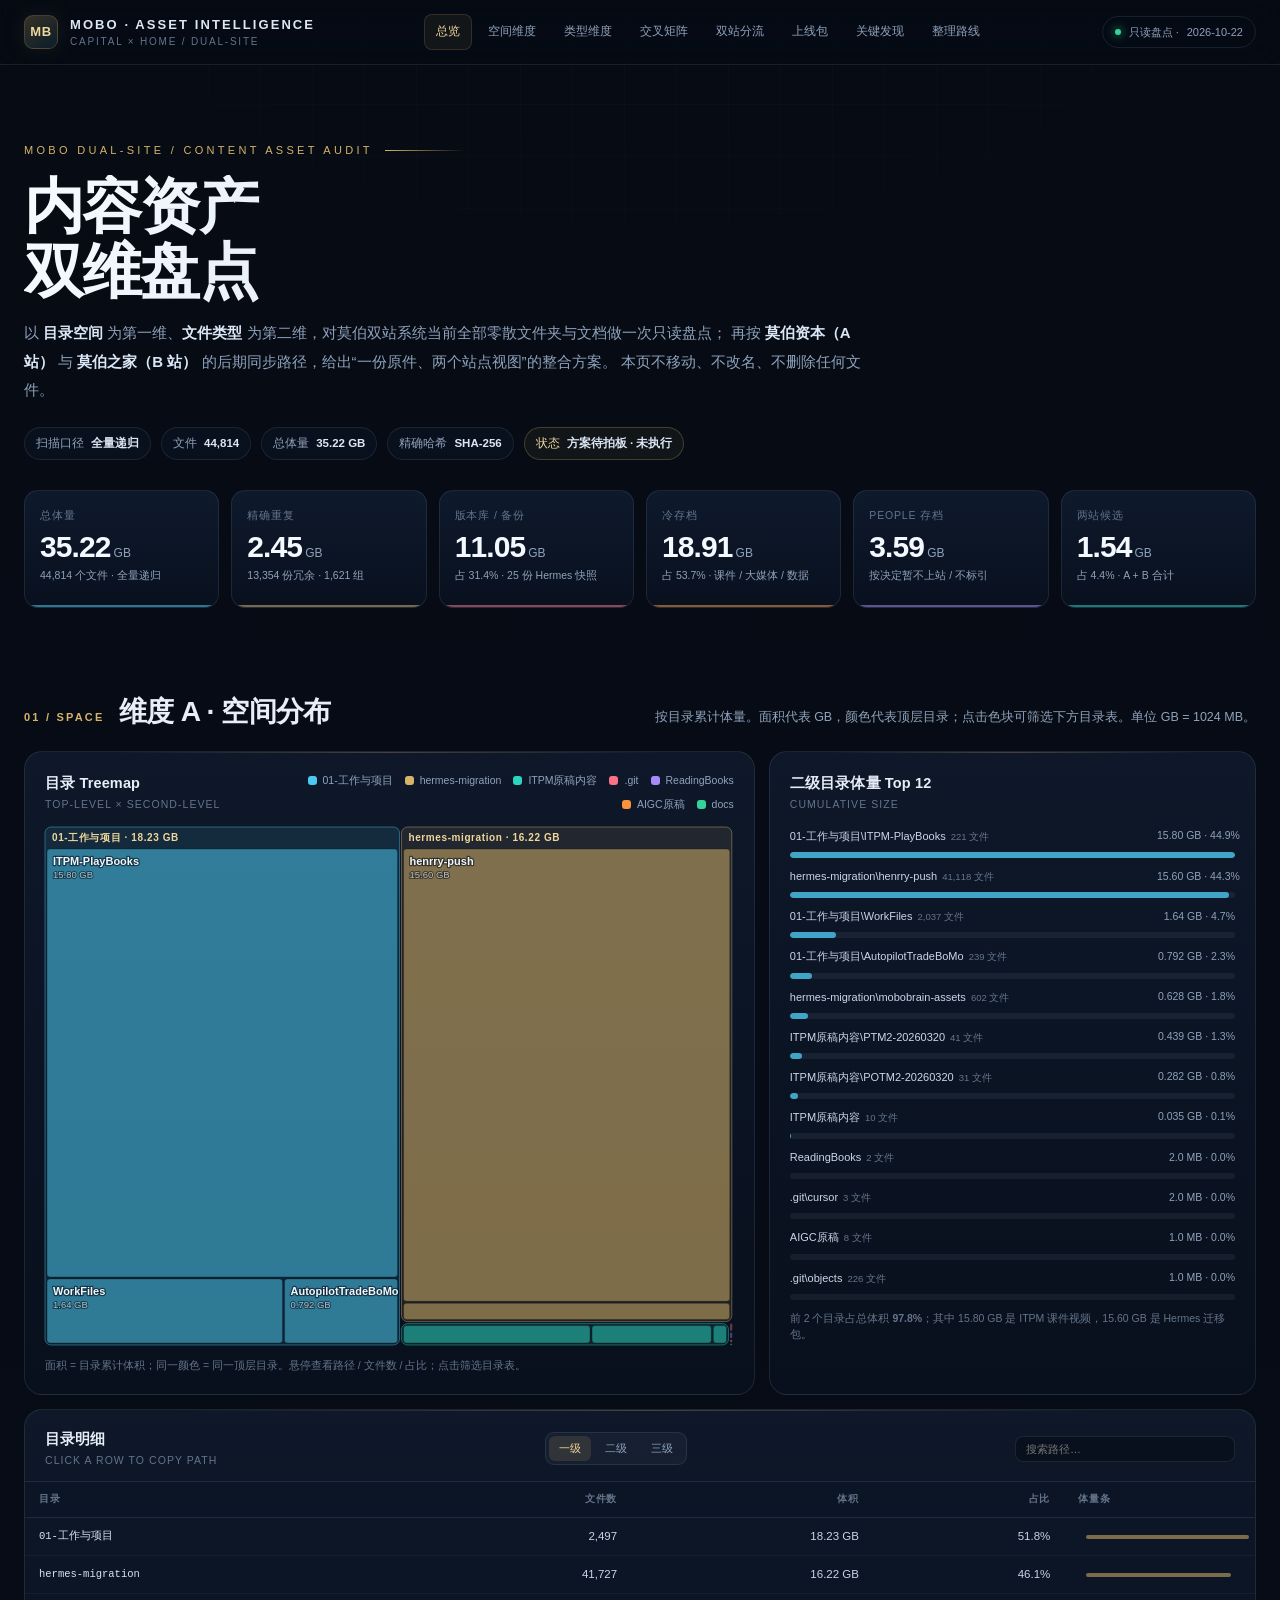
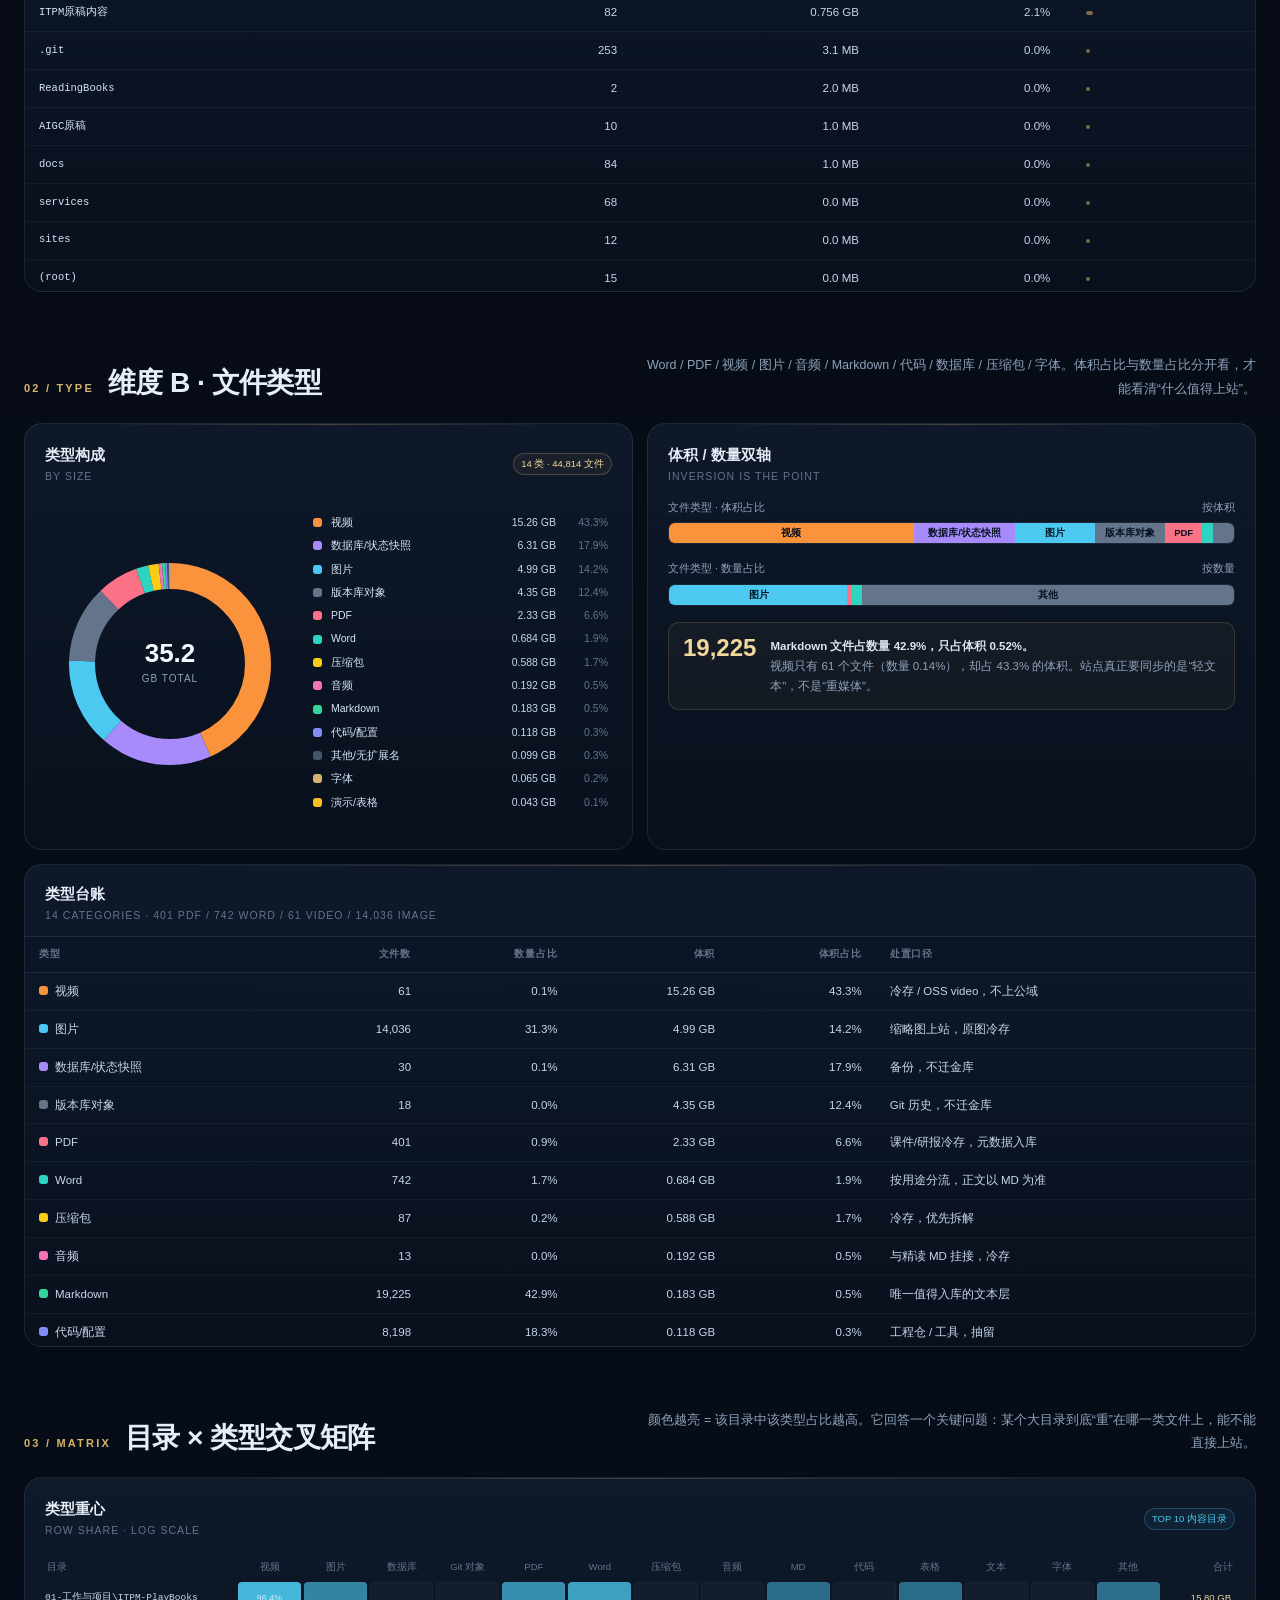
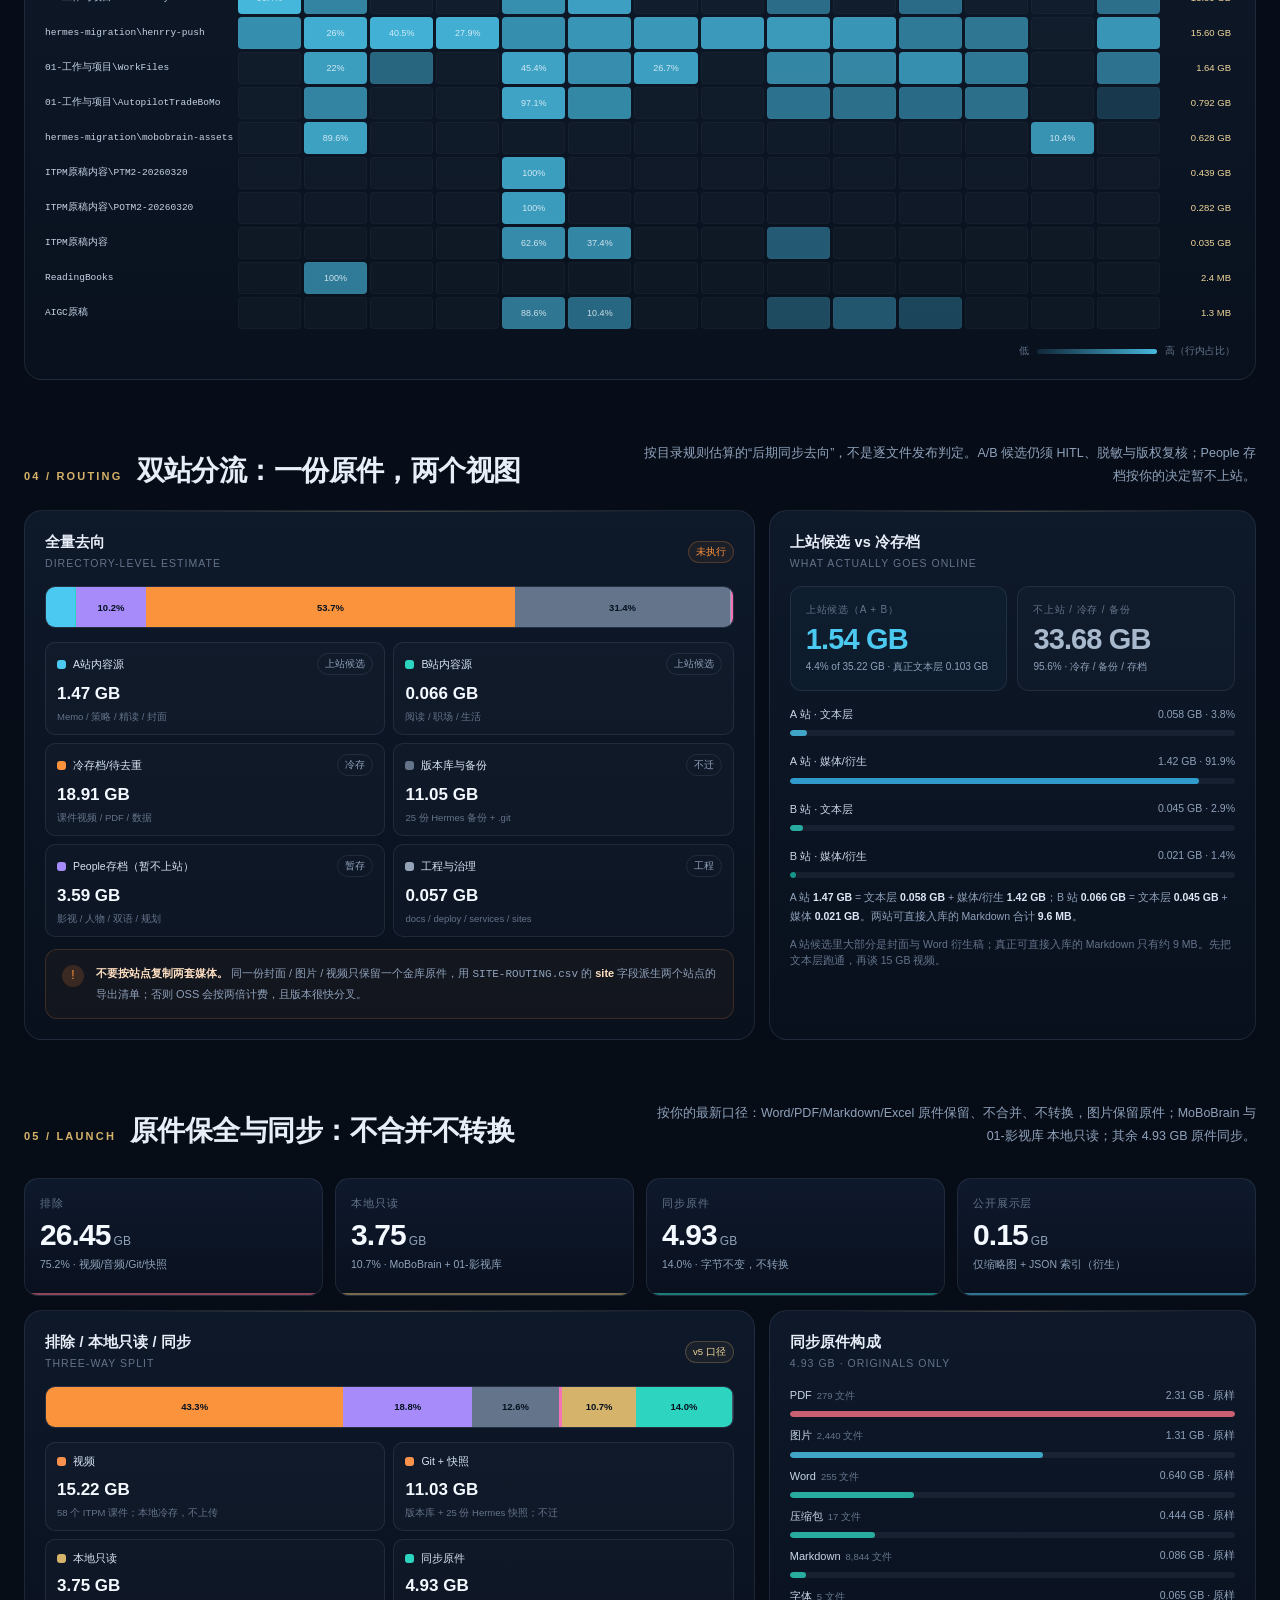
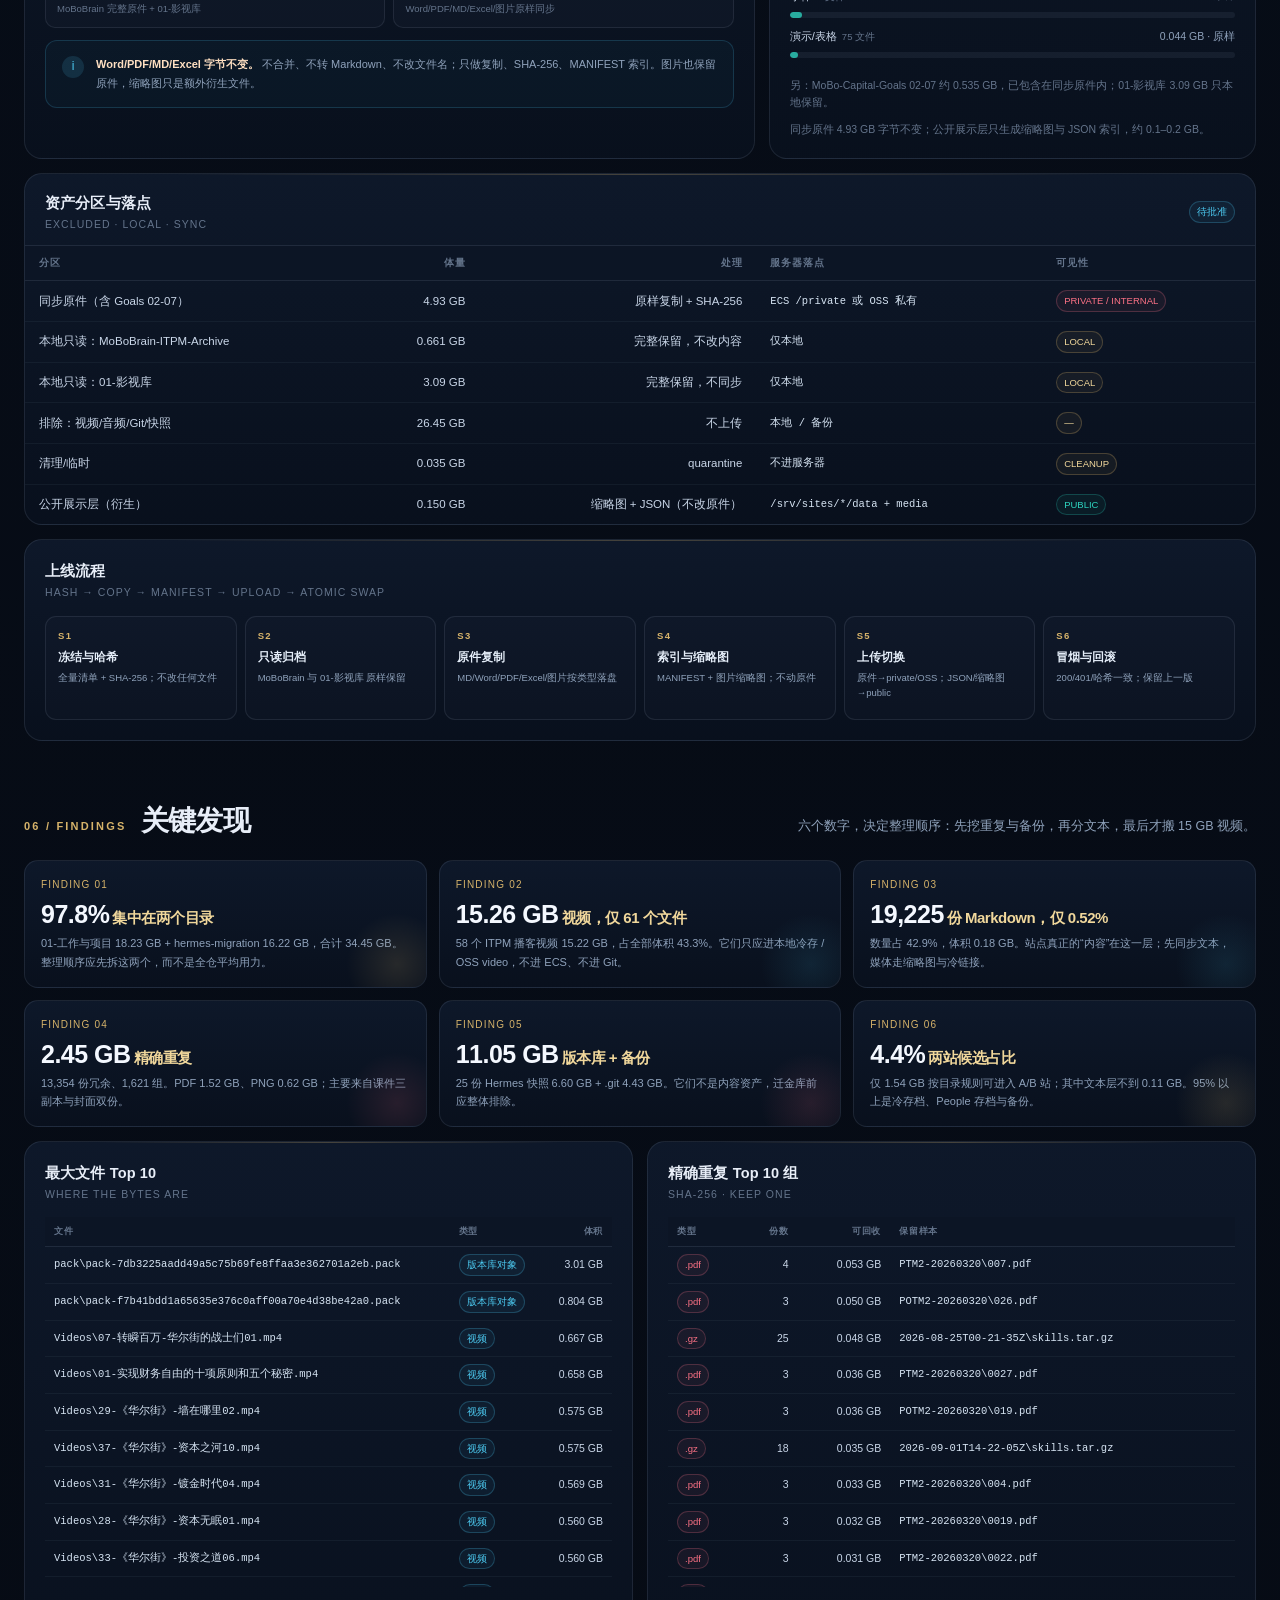
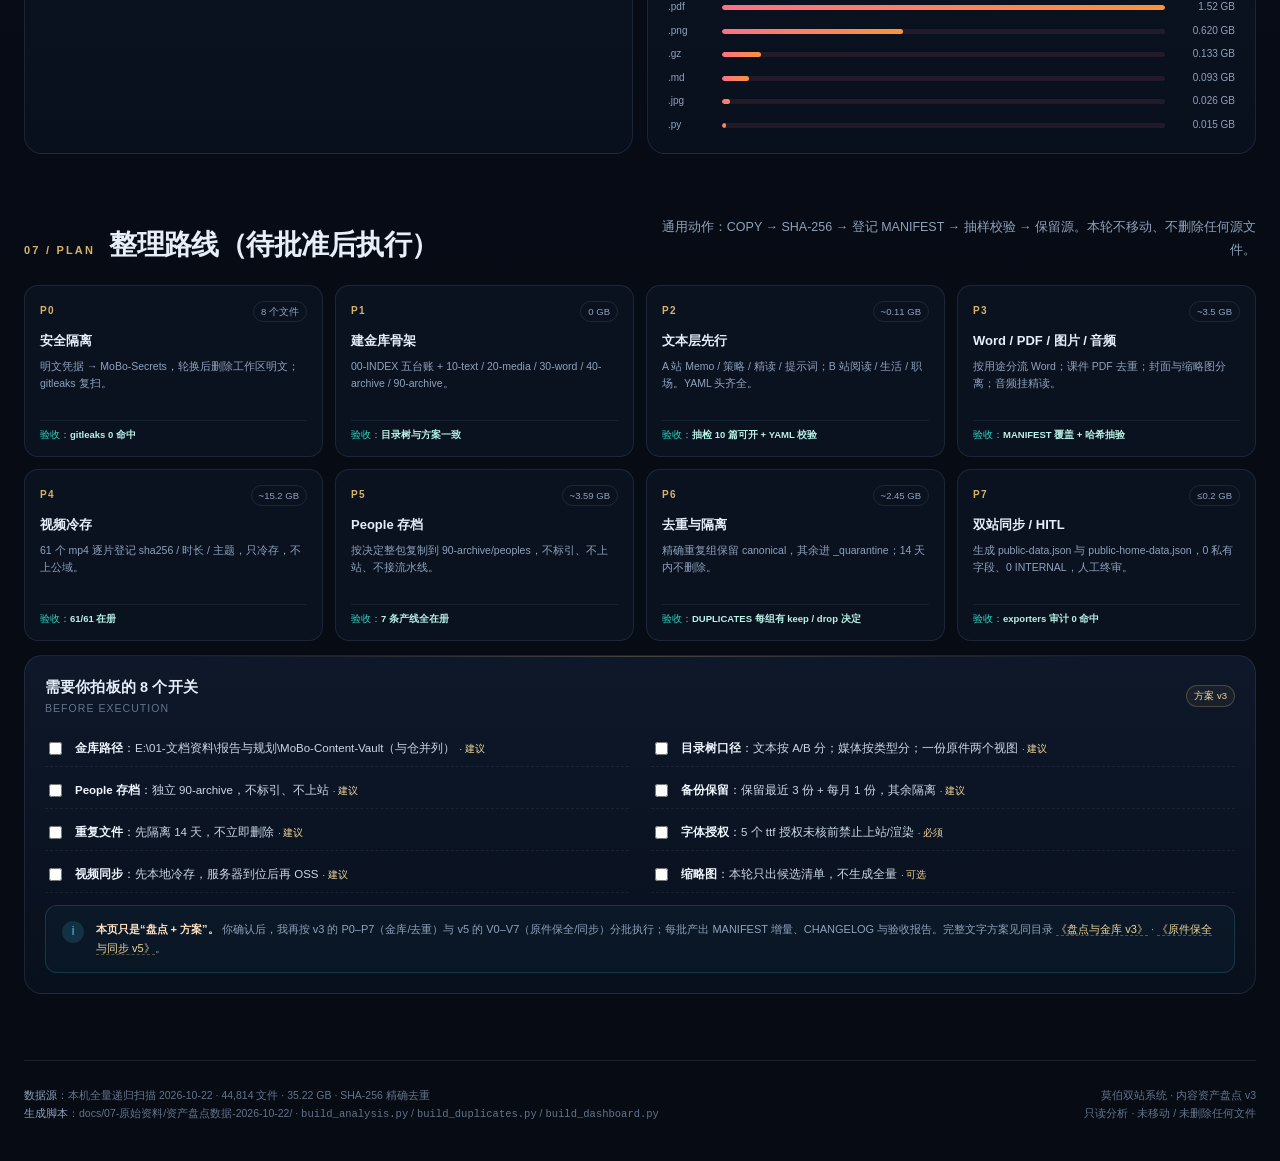
<file: docs/07-原始资料/莫伯双站内容资产双维盘点仪表板.html>
<!DOCTYPE html>
<html lang="zh-CN">
<head>
<meta charset="UTF-8">
<meta name="viewport" content="width=device-width, initial-scale=1.0">
<title>莫伯双站 · 内容资产双维盘点仪表板</title>
<meta name="description" content="莫伯双站系统内容资产：目录空间 × 文件类型双维盘点，含双站分流、重复分析与整理路线。">
<style>
  :root{
    --bg:#060b14; --bg-2:#080f1c; --panel:#0d1626; --panel-2:#101c30;
    --line:rgba(148,163,184,.14); --line-2:rgba(214,179,106,.22);
    --text:#e8eef8; --muted:#8fa2bb; --dim:#64748b;
    --gold:#d6b36a; --gold-2:#f0d79b; --blue:#4cc9f0; --teal:#2dd4bf;
    --rose:#fb7185; --orange:#fb923c; --violet:#a78bfa; --green:#34d399;
    --slate:#64748b; --pink:#f472b6; --yellow:#facc15; --cyan:#22d3ee;
    --radius:18px; --max:1440px;
  }
  *{box-sizing:border-box}
  html{scroll-behavior:smooth}
  body{
    margin:0; background:
      radial-gradient(1100px 620px at 10% -8%, rgba(76,201,240,.10), transparent 62%),
      radial-gradient(900px 520px at 92% -4%, rgba(214,179,106,.09), transparent 58%),
      linear-gradient(180deg,#060b14 0%,#070d18 42%,#060b14 100%);
    color:var(--text);
    font-family:"Segoe UI","Microsoft YaHei","PingFang SC","Noto Sans SC",sans-serif;
    font-size:14px; line-height:1.65; -webkit-font-smoothing:antialiased;
  }
  body::before{
    content:""; position:fixed; inset:0; pointer-events:none; z-index:0;
    background-image:
      linear-gradient(rgba(148,163,184,.028) 1px, transparent 1px),
      linear-gradient(90deg, rgba(148,163,184,.028) 1px, transparent 1px);
    background-size:52px 52px;
    mask-image:radial-gradient(ellipse 90% 60% at 50% 0%, #000 20%, transparent 78%);
  }
  a{color:inherit; text-decoration:none}
  .wrap{width:min(var(--max),calc(100% - 48px)); margin:0 auto; position:relative; z-index:1}
  .mono{font-family:"Cascadia Code","Consolas","SFMono-Regular",monospace}
  .topbar{
    position:sticky; top:0; z-index:60;
    background:rgba(6,11,20,.78); backdrop-filter:blur(18px) saturate(130%);
    border-bottom:1px solid var(--line);
  }
  .topbar-inner{height:64px; display:flex; align-items:center; justify-content:space-between; gap:24px}
  .brand{display:flex; align-items:center; gap:12px; min-width:220px}
  .brand-mark{
    width:34px; height:34px; border-radius:9px; display:grid; place-items:center;
    border:1px solid var(--line-2);
    background:linear-gradient(145deg, rgba(214,179,106,.24), rgba(76,201,240,.10));
    color:var(--gold-2); font-weight:800; font-size:13px; letter-spacing:.04em;
    box-shadow:0 0 24px rgba(214,179,106,.10);
  }
  .brand-name{font-size:13px; letter-spacing:.16em; font-weight:700; color:#dce6f4}
  .brand-sub{font-size:10px; color:var(--dim); letter-spacing:.18em; margin-top:-1px}
  nav{display:flex; gap:4px; align-items:center; flex-wrap:wrap; justify-content:center}
  nav a{
    font-size:12px; color:var(--muted); padding:7px 11px; border-radius:8px;
    border:1px solid transparent; transition:.2s;
  }
  nav a:hover,nav a.active{color:var(--gold-2); background:rgba(214,179,106,.07); border-color:rgba(214,179,106,.16)}
  .stamp{
    display:flex; align-items:center; gap:8px; font-size:11px; color:var(--muted);
    white-space:nowrap; border:1px solid var(--line); border-radius:999px; padding:6px 12px;
  }
  .dot{width:6px; height:6px; border-radius:50%; background:var(--green); box-shadow:0 0 10px var(--green)}
  .hero{padding:76px 0 34px}
  .eyebrow{font-size:11px; letter-spacing:.3em; color:var(--gold); text-transform:uppercase; display:flex; align-items:center; gap:12px}
  .eyebrow::after{content:""; width:80px; height:1px; background:linear-gradient(90deg,var(--gold),transparent)}
  h1{
    margin:16px 0 14px; font-size:clamp(38px,4.7vw,62px); line-height:1.08; letter-spacing:-.03em;
    font-weight:750;
    background:linear-gradient(110deg,#f6fbff 0%,#dfe9f5 38%,var(--gold-2) 78%,var(--gold) 100%);
    -webkit-background-clip:text; background-clip:text; color:transparent;
  }
  .lede{max-width:840px; margin:0; color:var(--muted); font-size:15px; line-height:1.9}
  .lede strong{color:#dbe7f6; font-weight:600}
  .hero-meta{display:flex; flex-wrap:wrap; gap:10px; margin-top:22px}
  .pill{
    display:inline-flex; align-items:center; gap:7px; padding:6px 11px; border-radius:999px;
    border:1px solid var(--line); color:var(--muted); font-size:11.5px; background:rgba(13,22,38,.55);
  }
  .pill b{color:#dce7f5; font-weight:600}
  .pill.gold{border-color:rgba(214,179,106,.26); color:var(--gold-2); background:rgba(214,179,106,.06)}
  .kpis{display:grid; grid-template-columns:repeat(6,1fr); gap:12px; margin-top:30px}
  .kpi{
    position:relative; overflow:hidden; border:1px solid var(--line); border-radius:14px;
    padding:16px 15px 14px; background:linear-gradient(180deg, rgba(16,28,48,.86), rgba(10,18,32,.86));
    min-height:118px; transition:.25s;
  }
  .kpi:hover{transform:translateY(-2px); border-color:rgba(148,163,184,.28)}
  .kpi::after{content:""; position:absolute; left:0; right:0; bottom:0; height:2px; background:var(--accent,var(--blue)); opacity:.55}
  .kpi .label{font-size:10.5px; letter-spacing:.08em; color:var(--dim); text-transform:uppercase}
  .kpi .value{font-size:30px; line-height:1.15; font-weight:750; letter-spacing:-.03em; margin-top:6px; color:#f4f8ff; font-variant-numeric:tabular-nums}
  .kpi .value small{font-size:12px; color:var(--muted); font-weight:500; margin-left:3px; letter-spacing:0}
  .kpi .sub{font-size:10.5px; color:var(--muted); margin-top:4px; line-height:1.45}
  .kpi .sub em{color:var(--accent,var(--blue)); font-style:normal}
  .kpi.blue{--accent:var(--blue)} .kpi.gold{--accent:var(--gold)} .kpi.rose{--accent:var(--rose)}
  .kpi.orange{--accent:var(--orange)} .kpi.teal{--accent:var(--teal)} .kpi.violet{--accent:var(--violet)}
  section{padding:52px 0 10px; scroll-margin-top:78px}
  .sec-head{display:flex; align-items:flex-end; justify-content:space-between; gap:30px; margin-bottom:22px}
  .sec-head .left{display:flex; align-items:baseline; gap:14px; min-width:0}
  .sec-num{font-size:11px; letter-spacing:.2em; color:var(--gold); font-weight:700; white-space:nowrap}
  h2{margin:0; font-size:clamp(23px,2.2vw,30px); letter-spacing:-.02em; line-height:1.25}
  .sec-head p{max-width:620px; margin:0; color:var(--muted); font-size:12.5px; line-height:1.85; text-align:right}
  .card{
    position:relative; border:1px solid var(--line); border-radius:var(--radius);
    background:linear-gradient(180deg, rgba(15,26,44,.92), rgba(9,17,30,.92));
    padding:20px; overflow:hidden;
  }
  .card::before{
    content:""; position:absolute; top:0; left:12%; right:12%; height:1px;
    background:linear-gradient(90deg,transparent,rgba(214,179,106,.28),transparent);
  }
  .card-head{display:flex; align-items:center; justify-content:space-between; gap:16px; margin-bottom:14px}
  .card-head h3{margin:0; font-size:14.5px; letter-spacing:.01em; font-weight:650}
  .card-head .kicker{font-size:10.5px; color:var(--dim); letter-spacing:.1em}
  .grid-2{display:grid; grid-template-columns:1.35fr .9fr; gap:14px}
  .grid-2.even{grid-template-columns:1fr 1fr}
  .grid-3{display:grid; grid-template-columns:repeat(3,1fr); gap:14px}
  .hint{font-size:10.5px; color:var(--dim); margin-top:10px; line-height:1.6}
  .treemap{height:520px; width:100%; position:relative}
  .treemap svg{width:100%; height:100%; display:block; overflow:visible}
  .tm-cell{cursor:pointer; transition:opacity .15s}
  .tm-cell:hover{opacity:.92}
  .tm-label{fill:#eff6ff; font-size:11px; font-weight:600; pointer-events:none; paint-order:stroke; stroke:rgba(3,8,16,.55); stroke-width:2.4px; stroke-linejoin:round}
  .tm-size{fill:rgba(226,238,252,.72); font-size:9.5px; pointer-events:none; paint-order:stroke; stroke:rgba(3,8,16,.5); stroke-width:2px}
  .tm-group{font-size:10px; letter-spacing:.06em; fill:var(--gold-2); font-weight:700; pointer-events:none}
  .legend{display:flex; flex-wrap:wrap; gap:7px 12px; justify-content:flex-end; max-width:70%}
  .legend-item{display:flex; align-items:center; gap:6px; font-size:10.5px; color:var(--muted); white-space:nowrap}
  .swatch{width:9px; height:9px; border-radius:3px; flex:0 0 auto}
  .bars{display:flex; flex-direction:column; gap:9px}
  .bar-row{display:grid; grid-template-columns:minmax(0,1fr) 78px; gap:10px; align-items:center}
  .bar-label{font-size:11px; color:#c9d6e8; overflow:hidden; text-overflow:ellipsis; white-space:nowrap}
  .bar-label .muted{color:var(--dim); font-size:9.5px; margin-left:5px}
  .bar-value{font-size:10.5px; color:var(--muted); text-align:right; font-variant-numeric:tabular-nums; white-space:nowrap}
  .bar-track{grid-column:1/-1; height:6px; border-radius:999px; background:rgba(148,163,184,.09); overflow:hidden; margin-top:-3px}
  .bar-fill{height:100%; border-radius:999px; background:var(--c,var(--blue)); opacity:.78}
  .table-card{padding:0; margin-top:14px}
  .table-card .card-head{padding:18px 20px 0; margin-bottom:12px}
  .tabs{display:flex; gap:4px; background:rgba(148,163,184,.06); padding:3px; border-radius:9px; border:1px solid var(--line)}
  .tab{
    border:0; background:transparent; color:var(--muted); font-size:11px; padding:5px 10px;
    border-radius:6px; cursor:pointer; font-family:inherit;
  }
  .tab.active{background:rgba(214,179,106,.14); color:var(--gold-2)}
  .search{
    width:220px; max-width:100%; border:1px solid var(--line); background:rgba(6,11,20,.55);
    color:var(--text); border-radius:8px; padding:6px 10px; font-size:11px; outline:none; font-family:inherit;
  }
  .search:focus{border-color:rgba(214,179,106,.4)}
  .table-wrap{max-height:410px; overflow:auto; border-top:1px solid var(--line)}
  table{width:100%; border-collapse:collapse; font-size:11.5px}
  thead th{
    position:sticky; top:0; z-index:2; background:#0c1525; color:var(--dim);
    font-size:10px; letter-spacing:.08em; text-transform:uppercase; text-align:left;
    padding:9px 14px; border-bottom:1px solid var(--line); white-space:nowrap; font-weight:600;
  }
  tbody td{padding:9px 14px; border-bottom:1px solid rgba(148,163,184,.07); color:#c9d6e8; vertical-align:middle}
  tbody tr:hover{background:rgba(76,201,240,.04)}
  tbody tr:last-child td{border-bottom:0}
  td.num,th.num{text-align:right; font-variant-numeric:tabular-nums; white-space:nowrap}
  td.path{font-family:"Cascadia Code","Consolas",monospace; font-size:10.5px; color:#d6e4f3; max-width:520px}
  td.path span{color:var(--dim)}
  .rowbar{display:inline-block; height:4px; border-radius:999px; background:var(--gold); opacity:.55; vertical-align:middle; margin-left:8px}
  .tag{display:inline-block; font-size:9.5px; padding:2px 7px; border-radius:999px; border:1px solid var(--line); color:var(--muted); white-space:nowrap}
  .tag.blue{color:var(--blue); border-color:rgba(76,201,240,.24); background:rgba(76,201,240,.06)}
  .tag.gold{color:var(--gold-2); border-color:rgba(214,179,106,.26); background:rgba(214,179,106,.06)}
  .tag.rose{color:var(--rose); border-color:rgba(251,113,133,.24); background:rgba(251,113,133,.06)}
  .tag.orange{color:var(--orange); border-color:rgba(251,146,60,.24); background:rgba(251,146,60,.06)}
  .tag.teal{color:var(--teal); border-color:rgba(45,212,191,.24); background:rgba(45,212,191,.06)}
  .donut-wrap{display:flex; align-items:center; gap:18px; min-height:330px}
  .donut-svg{width:250px; height:250px; flex:0 0 250px}
  .donut-center{fill:#f4f8ff; font-size:26px; font-weight:750; text-anchor:middle; font-variant-numeric:tabular-nums}
  .donut-center-sub{fill:var(--muted); font-size:10px; letter-spacing:.1em; text-anchor:middle}
  .donut-legend{display:flex; flex-direction:column; gap:6px; flex:1; min-width:0; max-height:300px; overflow:auto; padding-right:4px}
  .dl-item{display:grid; grid-template-columns:10px minmax(0,1fr) 68px 44px; gap:8px; align-items:center; font-size:10.5px; color:var(--muted); cursor:default}
  .dl-item b{color:#d7e4f4; font-weight:500; overflow:hidden; text-overflow:ellipsis; white-space:nowrap}
  .dl-item .gb{text-align:right; font-variant-numeric:tabular-nums; color:#c8d7e9}
  .dl-item .pc{text-align:right; font-variant-numeric:tabular-nums; color:var(--dim)}
  .split-bars{display:flex; flex-direction:column; gap:16px; margin-top:8px}
  .split-row .split-title{display:flex; justify-content:space-between; font-size:10.5px; color:var(--muted); margin-bottom:6px}
  .split-track{height:22px; border-radius:7px; overflow:hidden; display:flex; background:rgba(148,163,184,.07); border:1px solid rgba(148,163,184,.06)}
  .split-seg{height:100%; display:flex; align-items:center; justify-content:center; font-size:9.5px; color:#03111f; font-weight:700; overflow:hidden; white-space:nowrap}
  .inversion-note{display:flex; gap:14px; align-items:flex-start; margin-top:16px; padding:13px 14px; border:1px solid rgba(214,179,106,.18); border-radius:11px; background:rgba(214,179,106,.045)}
  .inversion-note .big{font-size:24px; color:var(--gold-2); font-weight:750; line-height:1; white-space:nowrap}
  .inversion-note p{margin:0; font-size:11.5px; color:var(--muted); line-height:1.75}
  .heat-wrap{overflow-x:auto; padding-bottom:4px}
  .heat-grid{display:grid; grid-template-columns:190px repeat(14,minmax(42px,1fr)) 72px; gap:3px; min-width:1020px; align-items:stretch}
  .heat-h{font-size:9.5px; color:var(--dim); text-align:center; padding:5px 2px; white-space:nowrap; overflow:hidden; text-overflow:ellipsis}
  .heat-row-label{font-family:"Cascadia Code","Consolas",monospace; font-size:9.5px; color:#c7d5e6; display:flex; align-items:center; padding-right:8px; overflow:hidden; text-overflow:ellipsis; white-space:nowrap}
  .heat-cell{height:32px; border-radius:4px; display:flex; align-items:center; justify-content:center; font-size:9px; color:rgba(240,248,255,.82); font-variant-numeric:tabular-nums; cursor:default; border:1px solid rgba(148,163,184,.04)}
  .heat-total{font-size:9.5px; color:var(--gold-2); display:flex; align-items:center; justify-content:flex-end; padding-right:4px; font-variant-numeric:tabular-nums; white-space:nowrap}
  .heat-legend{display:flex; align-items:center; gap:8px; justify-content:flex-end; margin-top:10px; font-size:9.5px; color:var(--dim)}
  .heat-scale{width:120px; height:5px; border-radius:999px; background:linear-gradient(90deg,rgba(76,201,240,.12),rgba(76,201,240,.9))}
  .route-bar{display:flex; height:42px; border-radius:10px; overflow:hidden; border:1px solid var(--line); background:rgba(148,163,184,.05)}
  .route-seg{height:100%; display:flex; align-items:center; justify-content:center; font-size:9.5px; font-weight:700; color:#04111f; overflow:hidden; white-space:nowrap; transition:.2s}
  .route-seg:hover{filter:brightness(1.15)}
  .route-cards{display:grid; grid-template-columns:1fr 1fr; gap:8px; margin-top:14px}
  .route-card{border:1px solid var(--line); border-radius:10px; padding:10px 11px; background:rgba(148,163,184,.03)}
  .route-card .rc-top{display:flex; align-items:center; gap:7px; font-size:10.5px; color:#d7e4f4}
  .route-card .rc-gb{font-size:17px; font-weight:700; margin-top:5px; color:#f4f8ff; font-variant-numeric:tabular-nums}
  .route-card .rc-desc{font-size:9.5px; color:var(--dim); line-height:1.5; margin-top:2px}
  .site-split{display:grid; grid-template-columns:1fr 1fr; gap:10px; margin-bottom:14px}
  .site-big{border:1px solid var(--line); border-radius:12px; padding:15px; background:rgba(76,201,240,.035)}
  .site-big.off{background:rgba(100,116,139,.045)}
  .site-big .k{font-size:10px; color:var(--dim); letter-spacing:.08em}
  .site-big .v{font-size:29px; font-weight:750; line-height:1.2; margin-top:3px; letter-spacing:-.03em; color:var(--blue)}
  .site-big.off .v{color:#a9b9cd}
  .site-big .s{font-size:10px; color:var(--muted); margin-top:2px}
  .mini-text{font-size:10.5px; color:var(--muted); line-height:1.8; margin:10px 0 0}
  .mini-text b{color:#dbe7f5; font-weight:600}
  .findings{display:grid; grid-template-columns:repeat(3,1fr); gap:12px}
  .finding{
    border:1px solid var(--line); border-radius:14px; padding:16px 16px 15px;
    background:linear-gradient(180deg,rgba(16,28,48,.78),rgba(10,18,32,.78)); position:relative; overflow:hidden;
  }
  .finding .f-num{font-size:10px; color:var(--gold); letter-spacing:.12em}
  .finding .f-big{font-size:25px; font-weight:750; line-height:1.15; margin:7px 0 5px; letter-spacing:-.02em; color:#f4f8ff}
  .finding .f-big em{font-style:normal; color:var(--gold-2); font-size:15px; margin-left:3px}
  .finding p{margin:0; font-size:11px; color:var(--muted); line-height:1.7}
  .finding::after{content:""; position:absolute; right:-26px; bottom:-32px; width:110px; height:110px; border-radius:50%; background:radial-gradient(circle,rgba(76,201,240,.10),transparent 65%)}
  .finding.gold::after{background:radial-gradient(circle,rgba(214,179,106,.14),transparent 65%)}
  .finding.rose::after{background:radial-gradient(circle,rgba(251,113,133,.12),transparent 65%)}
  .small-table{max-height:370px; overflow:auto}
  .small-table table{font-size:10.5px}
  .small-table tbody td{padding:7px 9px}
  .small-table thead th{padding:7px 9px; font-size:9px}
  .dup-bars{display:flex; flex-direction:column; gap:7px; margin-top:12px}
  .dup-row{display:grid; grid-template-columns:46px 1fr 62px; gap:8px; align-items:center; font-size:10px; color:var(--muted)}
  .dup-track{height:5px; background:rgba(251,113,133,.10); border-radius:999px; overflow:hidden}
  .dup-fill{height:100%; background:linear-gradient(90deg,var(--rose),var(--orange)); border-radius:999px}
  .timeline{display:grid; grid-template-columns:repeat(4,1fr); gap:12px}
  .phase{
    border:1px solid var(--line); border-radius:14px; padding:15px 15px 13px; background:rgba(13,22,38,.72);
    display:flex; flex-direction:column; gap:6px; min-height:172px;
  }
  .phase .ph-top{display:flex; align-items:center; justify-content:space-between; gap:8px}
  .phase .ph-id{font-size:10px; letter-spacing:.14em; color:var(--gold); font-weight:700}
  .phase .ph-size{font-size:9.5px; color:var(--muted); border:1px solid var(--line); border-radius:999px; padding:2px 7px; white-space:nowrap}
  .phase h4{margin:2px 0 0; font-size:13px; font-weight:650; color:#e6eef9}
  .phase p{margin:0; font-size:10.5px; color:var(--muted); line-height:1.65; flex:1}
  .phase .ph-accept{font-size:9.5px; color:var(--teal); border-top:1px solid rgba(148,163,184,.09); padding-top:7px; line-height:1.5}
  .phase .ph-accept b{color:#b9f3e8; font-weight:600}
  .pipeline{display:grid; grid-template-columns:repeat(6,1fr); gap:8px}
  .pipe-step{border:1px solid var(--line); border-radius:11px; padding:11px 12px; background:rgba(148,163,184,.025); min-height:104px}
  .pipe-step .p-id{font-size:9.5px; color:var(--gold); letter-spacing:.14em; font-weight:700}
  .pipe-step h5{margin:5px 0 4px; font-size:11.5px; color:#e5eef9; font-weight:600}
  .pipe-step p{margin:0; font-size:9.5px; color:var(--muted); line-height:1.55}
  .decision-card{margin-top:14px}
  .decision-list{display:grid; grid-template-columns:1fr 1fr; gap:6px 22px; margin-top:6px}
  .decision{display:flex; gap:10px; align-items:flex-start; padding:8px 0; border-bottom:1px dashed rgba(148,163,184,.10); font-size:11.5px; color:#c9d6e8}
  .decision input{margin-top:3px; accent-color:var(--gold); width:13px; height:13px; flex:0 0 auto}
  .decision span b{color:#f0f6ff; font-weight:600}
  .decision .rec{font-size:9.5px; color:var(--gold-2); margin-left:4px; white-space:nowrap}
  .callout{display:flex; gap:12px; align-items:flex-start; padding:14px 16px; border-radius:12px; border:1px solid rgba(251,146,60,.18); background:rgba(251,146,60,.045); margin-top:12px}
  .callout .ico{width:22px; height:22px; border-radius:50%; display:grid; place-items:center; background:rgba(251,146,60,.16); color:var(--orange); font-size:12px; flex:0 0 auto; margin-top:1px}
  .callout p{margin:0; font-size:11px; color:var(--muted); line-height:1.75}
  .callout p b{color:#ffe0c2; font-weight:600}
  .note{font-size:10px; color:var(--dim); line-height:1.7}
  footer{border-top:1px solid var(--line); margin-top:56px; padding:26px 0 40px; color:var(--dim); font-size:10.5px}
  .foot{display:flex; justify-content:space-between; gap:24px; flex-wrap:wrap}
  .foot b{color:var(--muted); font-weight:500}
  .tooltip{
    position:fixed; z-index:999; pointer-events:none; opacity:0; transform:translateY(4px);
    transition:opacity .12s, transform .12s; max-width:380px;
    background:rgba(9,17,30,.97); border:1px solid rgba(214,179,106,.26); border-radius:9px;
    padding:9px 11px; box-shadow:0 18px 50px rgba(0,0,0,.5); font-size:11px; color:#dce8f7; line-height:1.55;
  }
  .tooltip.on{opacity:1; transform:translateY(0)}
  .tooltip .tt-title{color:var(--gold-2); font-weight:600; margin-bottom:3px; word-break:break-all}
  .tooltip .tt-row{color:var(--muted)}
  .tooltip .tt-row b{color:#eaf2fd; font-weight:600}
  ::-webkit-scrollbar{width:8px; height:8px}
  ::-webkit-scrollbar-thumb{background:rgba(148,163,184,.18); border-radius:999px}
  ::-webkit-scrollbar-track{background:transparent}
  @media (max-width:1180px){
    .kpis{grid-template-columns:repeat(3,1fr)}
    .grid-2{grid-template-columns:1fr}
    .findings{grid-template-columns:repeat(2,1fr)}
    .timeline{grid-template-columns:repeat(2,1fr)}
    .sec-head p{display:none}
    .legend{max-width:100%}
  }
  @media (max-width:760px){
    .wrap{width:calc(100% - 28px)}
    .topbar-inner{height:auto; padding:10px 0; flex-wrap:wrap; justify-content:space-between}
    nav{order:3; width:100%; justify-content:flex-start; overflow:auto; padding-bottom:4px}
    .stamp{font-size:10px}
    .hero{padding:48px 0 20px}
    .kpis{grid-template-columns:repeat(2,1fr)}
    .kpi .value{font-size:25px}
    .findings,.timeline,.decision-list,.route-cards,.site-split{grid-template-columns:1fr}
    .donut-wrap{flex-direction:column; align-items:flex-start}
    .donut-svg{width:220px; height:220px; flex-basis:220px}
    .pipeline{grid-template-columns:1fr 1fr}
    .treemap{height:420px}
    .table-card .card-head{flex-wrap:wrap}
    .search{width:100%}
    .card{padding:15px}
    .table-card{padding:0}
    .table-card .card-head{padding:15px 15px 0}
  }
</style>
</head>
<body>
<header class="topbar">
  <div class="wrap topbar-inner">
    <div class="brand">
      <div class="brand-mark">MB</div>
      <div>
        <div class="brand-name">MOBO · ASSET INTELLIGENCE</div>
        <div class="brand-sub">CAPITAL × HOME / DUAL-SITE</div>
      </div>
    </div>
    <nav id="nav">
      <a href="#overview" class="active">总览</a>
      <a href="#space">空间维度</a>
      <a href="#type">类型维度</a>
      <a href="#cross">交叉矩阵</a>
      <a href="#routing">双站分流</a>
      <a href="#launch">上线包</a>
      <a href="#findings">关键发现</a>
      <a href="#plan">整理路线</a>
    </nav>
    <div class="stamp"><span class="dot"></span>只读盘点 · <span id="stampDate">2026-10-22</span></div>
  </div>
</header>

<main class="wrap">
  <section class="hero" id="overview">
    <div class="eyebrow">MoBo Dual-Site / Content Asset Audit</div>
    <h1>内容资产<br>双维盘点</h1>
    <p class="lede">
      以 <strong>目录空间</strong> 为第一维、<strong>文件类型</strong> 为第二维，对莫伯双站系统当前全部零散文件夹与文档做一次只读盘点；
      再按 <strong>莫伯资本（A 站）</strong> 与 <strong>莫伯之家（B 站）</strong> 的后期同步路径，给出“一份原件、两个站点视图”的整合方案。
      本页不移动、不改名、不删除任何文件。
    </p>
    <div class="hero-meta">
      <span class="pill">扫描口径 <b>全量递归</b></span>
      <span class="pill">文件 <b id="heroFiles">44,814</b></span>
      <span class="pill">总体量 <b id="heroSize">35.22 GB</b></span>
      <span class="pill">精确哈希 <b>SHA-256</b></span>
      <span class="pill gold">状态 <b>方案待拍板 · 未执行</b></span>
    </div>
    <div class="kpis" id="kpis"></div>
  </section>

  <section id="space">
    <div class="sec-head">
      <div class="left"><span class="sec-num">01 / SPACE</span><h2>维度 A · 空间分布</h2></div>
      <p>按目录累计体量。面积代表 GB，颜色代表顶层目录；点击色块可筛选下方目录表。单位 GB = 1024 MB。</p>
    </div>
    <div class="grid-2">
      <div class="card">
        <div class="card-head">
          <div><h3>目录 Treemap</h3><div class="kicker">TOP-LEVEL × SECOND-LEVEL</div></div>
          <div class="legend" id="treemapLegend"></div>
        </div>
        <div class="treemap" id="treemap"></div>
        <div class="hint">面积 = 目录累计体积；同一颜色 = 同一顶层目录。悬停查看路径 / 文件数 / 占比；点击筛选目录表。</div>
      </div>
      <div class="card">
        <div class="card-head">
          <div><h3>二级目录体量 Top 12</h3><div class="kicker">CUMULATIVE SIZE</div></div>
        </div>
        <div class="bars" id="folderBars"></div>
        <div class="hint">前 2 个目录占总体积 <b id="top2Share">—</b>；其中 15.80 GB 是 ITPM 课件视频，15.60 GB 是 Hermes 迁移包。</div>
      </div>
    </div>
    <div class="card table-card">
      <div class="card-head">
        <div><h3>目录明细</h3><div class="kicker">CLICK A ROW TO COPY PATH</div></div>
        <div class="tabs" id="folderTabs">
          <button class="tab active" data-level="1">一级</button>
          <button class="tab" data-level="2">二级</button>
          <button class="tab" data-level="3">三级</button>
        </div>
        <input class="search" id="folderSearch" placeholder="搜索路径…">
      </div>
      <div class="table-wrap">
        <table id="folderTable">
          <thead><tr><th>目录</th><th class="num">文件数</th><th class="num">体积</th><th class="num">占比</th><th>体量条</th></tr></thead>
          <tbody></tbody>
        </table>
      </div>
    </div>
  </section>

  <section id="type">
    <div class="sec-head">
      <div class="left"><span class="sec-num">02 / TYPE</span><h2>维度 B · 文件类型</h2></div>
      <p>Word / PDF / 视频 / 图片 / 音频 / Markdown / 代码 / 数据库 / 压缩包 / 字体。体积占比与数量占比分开看，才能看清“什么值得上站”。</p>
    </div>
    <div class="grid-2 even">
      <div class="card">
        <div class="card-head"><div><h3>类型构成</h3><div class="kicker">BY SIZE</div></div><span class="tag gold" id="typeCountTag">—</span></div>
        <div class="donut-wrap">
          <svg class="donut-svg" id="donut" viewBox="0 0 250 250" role="img" aria-label="文件类型体积占比"></svg>
          <div class="donut-legend" id="donutLegend"></div>
        </div>
      </div>
      <div class="card">
        <div class="card-head"><div><h3>体积 / 数量双轴</h3><div class="kicker">INVERSION IS THE POINT</div></div></div>
        <div class="split-bars" id="splitBars"></div>
        <div class="inversion-note">
          <div class="big" id="invBig">19,225</div>
          <p><b style="color:#dbe7f5">Markdown 文件占数量 42.9%，只占体积 0.52%。</b><br>
             视频只有 61 个文件（数量 0.14%），却占 43.3% 的体积。站点真正要同步的是“轻文本”，不是“重媒体”。</p>
        </div>
      </div>
    </div>
    <div class="card table-card">
      <div class="card-head">
        <div><h3>类型台账</h3><div class="kicker">14 CATEGORIES · 401 PDF / 742 WORD / 61 VIDEO / 14,036 IMAGE</div></div>
      </div>
      <div class="table-wrap">
        <table id="typeTable">
          <thead><tr><th>类型</th><th class="num">文件数</th><th class="num">数量占比</th><th class="num">体积</th><th class="num">体积占比</th><th>处置口径</th></tr></thead>
          <tbody></tbody>
        </table>
      </div>
    </div>
  </section>

  <section id="cross">
    <div class="sec-head">
      <div class="left"><span class="sec-num">03 / MATRIX</span><h2>目录 × 类型交叉矩阵</h2></div>
      <p>颜色越亮 = 该目录中该类型占比越高。它回答一个关键问题：某个大目录到底“重”在哪一类文件上，能不能直接上站。</p>
    </div>
    <div class="card">
      <div class="card-head">
        <div><h3>类型重心</h3><div class="kicker">ROW SHARE · LOG SCALE</div></div>
        <span class="tag blue">TOP 10 内容目录</span>
      </div>
      <div class="heat-wrap"><div class="heat-grid" id="heatmap"></div></div>
      <div class="heat-legend"><span>低</span><span class="heat-scale"></span><span>高（行内占比）</span></div>
    </div>
  </section>

  <section id="routing">
    <div class="sec-head">
      <div class="left"><span class="sec-num">04 / ROUTING</span><h2>双站分流：一份原件，两个视图</h2></div>
      <p>按目录规则估算的“后期同步去向”，不是逐文件发布判定。A/B 候选仍须 HITL、脱敏与版权复核；People 存档按你的决定暂不上站。</p>
    </div>
    <div class="grid-2">
      <div class="card">
        <div class="card-head"><div><h3>全量去向</h3><div class="kicker">DIRECTORY-LEVEL ESTIMATE</div></div><span class="tag orange">未执行</span></div>
        <div class="route-bar" id="routeBar"></div>
        <div class="route-cards" id="routeCards"></div>
        <div class="callout">
          <div class="ico">!</div>
          <p><b>不要按站点复制两套媒体。</b> 同一份封面 / 图片 / 视频只保留一个金库原件，用 <code>SITE-ROUTING.csv</code> 的 <b>site</b> 字段派生两个站点的导出清单；否则 OSS 会按两倍计费，且版本很快分叉。</p>
        </div>
      </div>
      <div class="card">
        <div class="card-head"><div><h3>上站候选 vs 冷存档</h3><div class="kicker">WHAT ACTUALLY GOES ONLINE</div></div></div>
        <div class="site-split">
          <div class="site-big">
            <div class="k">上站候选（A + B）</div>
            <div class="v" id="candidateGb">1.54 GB</div>
            <div class="s" id="candidatePct">4.4% of 35.22 GB</div>
          </div>
          <div class="site-big off">
            <div class="k">不上站 / 冷存 / 备份</div>
            <div class="v" id="offlineGb">33.68 GB</div>
            <div class="s" id="offlinePct">95.6%</div>
          </div>
        </div>
        <div class="split-bars" id="siteTypeBars"></div>
        <p class="mini-text" id="siteTextNote"></p>
        <div class="hint">A 站候选里大部分是封面与 Word 衍生稿；真正可直接入库的 Markdown 只有约 9 MB。先把文本层跑通，再谈 15 GB 视频。</div>
      </div>
    </div>
  </section>

  <section id="launch">
    <div class="sec-head">
      <div class="left"><span class="sec-num">05 / LAUNCH</span><h2>原件保全与同步：不合并不转换</h2></div>
      <p>按你的最新口径：Word/PDF/Markdown/Excel 原件保留、不合并、不转换，图片保留原件；MoBoBrain 与 01-影视库 本地只读；其余 4.93 GB 原件同步。</p>
    </div>
    <div class="kpis" id="launchKpis" style="grid-template-columns:repeat(4,1fr)"></div>
    <div class="grid-2" style="margin-top:14px">
      <div class="card">
        <div class="card-head"><div><h3>排除 / 本地只读 / 同步</h3><div class="kicker">THREE-WAY SPLIT</div></div><span class="tag gold">v5 口径</span></div>
        <div class="route-bar" id="launchBar"></div>
        <div class="route-cards" id="launchCards"></div>
        <div class="callout" style="border-color:rgba(76,201,240,.18);background:rgba(76,201,240,.035)">
          <div class="ico" style="background:rgba(76,201,240,.14);color:var(--blue)">i</div>
          <p><b>Word/PDF/MD/Excel 字节不变。</b> 不合并、不转 Markdown、不改文件名；只做复制、SHA-256、MANIFEST 索引。图片也保留原件，缩略图只是额外衍生文件。</p>
        </div>
      </div>
      <div class="card">
        <div class="card-head"><div><h3>同步原件构成</h3><div class="kicker">4.93 GB · ORIGINALS ONLY</div></div></div>
        <div class="bars" id="launchBars"></div>
        <div class="hint">同步原件 4.93 GB 字节不变；公开展示层只生成缩略图与 JSON 索引，约 0.1–0.2 GB。</div>
      </div>
    </div>
    <div class="card table-card">
      <div class="card-head">
        <div><h3>资产分区与落点</h3><div class="kicker">EXCLUDED · LOCAL · SYNC</div></div>
        <span class="tag blue">待批准</span>
      </div>
      <div class="table-wrap">
        <table id="launchTable">
          <thead><tr><th>分区</th><th class="num">体量</th><th class="num">处理</th><th>服务器落点</th><th>可见性</th></tr></thead>
          <tbody></tbody>
        </table>
      </div>
    </div>
    <div class="card" style="margin-top:14px">
      <div class="card-head"><div><h3>上线流程</h3><div class="kicker">HASH → COPY → MANIFEST → UPLOAD → ATOMIC SWAP</div></div></div>
      <div class="pipeline" id="pipeline"></div>
    </div>
  </section>

  <section id="findings">
    <div class="sec-head">
      <div class="left"><span class="sec-num">06 / FINDINGS</span><h2>关键发现</h2></div>
      <p>六个数字，决定整理顺序：先挖重复与备份，再分文本，最后才搬 15 GB 视频。</p>
    </div>
    <div class="findings" id="findingsGrid"></div>
    <div class="grid-2 even" style="margin-top:14px">
      <div class="card">
        <div class="card-head"><div><h3>最大文件 Top 10</h3><div class="kicker">WHERE THE BYTES ARE</div></div></div>
        <div class="small-table">
          <table><thead><tr><th>文件</th><th>类型</th><th class="num">体积</th></tr></thead><tbody id="topFiles"></tbody></table>
        </div>
      </div>
      <div class="card">
        <div class="card-head"><div><h3>精确重复 Top 10 组</h3><div class="kicker">SHA-256 · KEEP ONE</div></div></div>
        <div class="small-table">
          <table><thead><tr><th>类型</th><th class="num">份数</th><th class="num">可回收</th><th>保留样本</th></tr></thead><tbody id="dupTable"></tbody></table>
        </div>
        <div class="dup-bars" id="dupBars"></div>
      </div>
    </div>
  </section>

  <section id="plan">
    <div class="sec-head">
      <div class="left"><span class="sec-num">07 / PLAN</span><h2>整理路线（待批准后执行）</h2></div>
      <p>通用动作：COPY → SHA-256 → 登记 MANIFEST → 抽样校验 → 保留源。本轮不移动、不删除任何源文件。</p>
    </div>
    <div class="timeline" id="timeline"></div>
    <div class="card decision-card">
      <div class="card-head"><div><h3>需要你拍板的 8 个开关</h3><div class="kicker">BEFORE EXECUTION</div></div><span class="tag gold">方案 v3</span></div>
      <div class="decision-list" id="decisions"></div>
      <div class="callout" style="border-color:rgba(76,201,240,.18);background:rgba(76,201,240,.035)">
        <div class="ico" style="background:rgba(76,201,240,.14);color:var(--blue)">i</div>
        <p><b>本页只是“盘点 + 方案”。</b> 你确认后，我再按 v3 的 P0–P7（金库/去重）与 v5 的 V0–V7（原件保全/同步）分批执行；每批产出 MANIFEST 增量、CHANGELOG 与验收报告。完整文字方案见同目录 <a href="./莫伯双站内容资产双维分析与整合方案-v3.md" style="color:var(--gold-2);border-bottom:1px dashed rgba(214,179,106,.4)">《盘点与金库 v3》</a> · <a href="./莫伯双站原件保全与双站同步方案-v5.md" style="color:var(--gold-2);border-bottom:1px dashed rgba(214,179,106,.4)">《原件保全与同步 v5》</a>。</p>
      </div>
    </div>
  </section>

  <footer>
    <div class="foot">
      <div>
        <b>数据源</b>：本机全量递归扫描 2026-10-22 · 44,814 文件 · 35.22 GB · SHA-256 精确去重<br>
        <b>生成脚本</b>：docs/07-原始资料/资产盘点数据-2026-10-22/ · <span class="mono">build_analysis.py</span> / <span class="mono">build_duplicates.py</span> / <span class="mono">build_dashboard.py</span>
      </div>
      <div style="text-align:right">
        莫伯双站系统 · 内容资产盘点 v3<br>
        <span style="color:var(--dim)">只读分析 · 未移动 / 未删除任何文件</span>
      </div>
    </div>
  </footer>
</main>

<div class="tooltip" id="tooltip"></div>

<script>
const DATA = {"meta":{"date":"2026-10-22","total_gb":35.2171,"total_bytes":37814088408,"total_files":44814,"effective_gb":24.1677,"effective_share":68.62,"temp_files":75,"git_gb":4.4342,"backup":{"files":14536,"bytes":7086870642,"gb":6.6002,"snapshots":25}},"top":[{"path":"01-工作与项目","files":2497,"bytes":19572689081,"gb":18.228,"share":51.76},{"path":"hermes-migration","files":41727,"bytes":17419496819,"gb":16.223,"share":46.07},{"path":"ITPM原稿内容","files":82,"bytes":812097589,"gb":0.756,"share":2.15},{"path":".git","files":253,"bytes":3110662,"gb":0.003,"share":0.01},{"path":"ReadingBooks","files":2,"bytes":2503162,"gb":0.002,"share":0.01},{"path":"AIGC原稿","files":10,"bytes":1358163,"gb":0.001,"share":0.0},{"path":"docs","files":84,"bytes":1060910,"gb":0.001,"share":0.0},{"path":"services","files":68,"bytes":529891,"gb":0.0,"share":0.0},{"path":"sites","files":12,"bytes":417540,"gb":0.0,"share":0.0},{"path":"(root)","files":15,"bytes":315288,"gb":0.0,"share":0.0},{"path":"deploy","files":29,"bytes":304918,"gb":0.0,"share":0.0},{"path":"tools","files":19,"bytes":139046,"gb":0.0,"share":0.0},{"path":"workflows","files":7,"bytes":29298,"gb":0.0,"share":0.0},{"path":"seeds","files":2,"bytes":17536,"gb":0.0,"share":0.0},{"path":"tests","files":3,"bytes":11382,"gb":0.0,"share":0.0},{"path":"migrations","files":4,"bytes":7123,"gb":0.0,"share":0.0}],"p2":[{"path":"01-工作与项目\\ITPM-PlayBooks","files":221,"bytes":16964912796,"level":2,"gb":15.8,"share":44.86},{"path":"hermes-migration\\henrry-push","files":41118,"bytes":16745270041,"level":2,"gb":15.595,"share":44.28},{"path":"01-工作与项目\\WorkFiles","files":2037,"bytes":1756981994,"level":2,"gb":1.636,"share":4.65},{"path":"01-工作与项目\\AutopilotTradeBoMo","files":239,"bytes":850794291,"level":2,"gb":0.792,"share":2.25},{"path":"hermes-migration\\mobobrain-assets","files":602,"bytes":673918073,"level":2,"gb":0.628,"share":1.78},{"path":"ITPM原稿内容\\PTM2-20260320","files":41,"bytes":470971455,"level":2,"gb":0.439,"share":1.25},{"path":"ITPM原稿内容\\POTM2-20260320","files":31,"bytes":303118976,"level":2,"gb":0.282,"share":0.8},{"path":"ITPM原稿内容","files":10,"bytes":38007158,"level":2,"gb":0.035,"share":0.1},{"path":"ReadingBooks","files":2,"bytes":2503162,"level":2,"gb":0.002,"share":0.01},{"path":".git\\cursor","files":3,"bytes":1847861,"level":2,"gb":0.002,"share":0.0},{"path":"AIGC原稿","files":8,"bytes":1353714,"level":2,"gb":0.001,"share":0.0},{"path":".git\\objects","files":226,"bytes":1205190,"level":2,"gb":0.001,"share":0.0},{"path":"docs\\07-原始资料","files":31,"bytes":609658,"level":2,"gb":0.001,"share":0.0},{"path":"services\\mobo-cli","files":47,"bytes":394747,"level":2,"gb":0.0,"share":0.0},{"path":"(root)","files":15,"bytes":315288,"level":2,"gb":0.0,"share":0.0},{"path":"hermes-migration\\skills","files":7,"bytes":308705,"level":2,"gb":0.0,"share":0.0},{"path":"sites\\mobohome","files":6,"bytes":299213,"level":2,"gb":0.0,"share":0.0},{"path":"deploy\\scripts","files":6,"bytes":187815,"level":2,"gb":0.0,"share":0.0},{"path":"docs\\00-总册","files":5,"bytes":126161,"level":2,"gb":0.0,"share":0.0},{"path":"sites\\mobocapital","files":6,"bytes":118327,"level":2,"gb":0.0,"share":0.0},{"path":"deploy\\postgres","files":9,"bytes":84485,"level":2,"gb":0.0,"share":0.0},{"path":"docs\\05-运维与灾备","files":9,"bytes":82969,"level":2,"gb":0.0,"share":0.0},{"path":"docs\\01-项目治理","files":17,"bytes":77907,"level":2,"gb":0.0,"share":0.0},{"path":"services\\archive-dashboard","files":13,"bytes":69677,"level":2,"gb":0.0,"share":0.0},{"path":"services\\console","files":8,"bytes":65467,"level":2,"gb":0.0,"share":0.0},{"path":"tools\\local-preview","files":6,"bytes":64052,"level":2,"gb":0.0,"share":0.0},{"path":"docs\\06-合规与成本","files":6,"bytes":57908,"level":2,"gb":0.0,"share":0.0},{"path":"docs\\04-数据库设计","files":6,"bytes":56218,"level":2,"gb":0.0,"share":0.0},{"path":"tools\\wsl","files":12,"bytes":47069,"level":2,"gb":0.0,"share":0.0},{"path":"docs\\03-架构设计","files":6,"bytes":31695,"level":2,"gb":0.0,"share":0.0},{"path":"tools\\doc-builder","files":1,"bytes":27925,"level":2,"gb":0.0,"share":0.0},{"path":".git\\hooks","files":14,"bytes":26788,"level":2,"gb":0.0,"share":0.0},{"path":"workflows","files":5,"bytes":26083,"level":2,"gb":0.0,"share":0.0},{"path":".git","files":5,"bytes":23855,"level":2,"gb":0.0,"share":0.0},{"path":"deploy\\backup","files":5,"bytes":22795,"level":2,"gb":0.0,"share":0.0},{"path":"docs\\02-需求与验收","files":4,"bytes":18394,"level":2,"gb":0.0,"share":0.0},{"path":"seeds","files":2,"bytes":17536,"level":2,"gb":0.0,"share":0.0},{"path":"deploy\\caddy","files":2,"bytes":9823,"level":2,"gb":0.0,"share":0.0},{"path":"tests\\sql","files":2,"bytes":9575,"level":2,"gb":0.0,"share":0.0},{"path":"migrations","files":4,"bytes":7123,"level":2,"gb":0.0,"share":0.0},{"path":".git\\logs","files":2,"bytes":6630,"level":2,"gb":0.0,"share":0.0},{"path":"AIGC原稿\\.codebuddy","files":2,"bytes":4449,"level":2,"gb":0.0,"share":0.0},{"path":"workflows\\prompts","files":1,"bytes":2248,"level":2,"gb":0.0,"share":0.0},{"path":"tests","files":1,"bytes":1807,"level":2,"gb":0.0,"share":0.0},{"path":"workflows\\nodes","files":1,"bytes":967,"level":2,"gb":0.0,"share":0.0},{"path":".git\\info","files":2,"bytes":297,"level":2,"gb":0.0,"share":0.0},{"path":".git\\refs","files":1,"bytes":41,"level":2,"gb":0.0,"share":0.0},{"path":"deploy\\volumes","files":7,"bytes":0,"level":2,"gb":0.0,"share":0.0}],"p3":[{"path":"01-工作与项目\\ITPM-PlayBooks\\PodcastPlayBooks","files":58,"bytes":16346055574,"level":3,"gb":15.223,"share":43.23},{"path":"hermes-migration\\henrry-push\\hermes","files":15342,"bytes":7103506784,"level":3,"gb":6.616,"share":18.79},{"path":"hermes-migration\\henrry-push\\MoBoBrain-ITPM-Archive","files":25559,"bytes":4880718162,"level":3,"gb":4.546,"share":12.91},{"path":"hermes-migration\\henrry-push\\.git","files":142,"bytes":4757821936,"level":3,"gb":4.431,"share":12.58},{"path":"01-工作与项目\\WorkFiles\\data","files":1078,"bytes":1135436608,"level":3,"gb":1.057,"share":3.0},{"path":"01-工作与项目\\AutopilotTradeBoMo\\01_原始文档","files":113,"bytes":842032182,"level":3,"gb":0.784,"share":2.23},{"path":"hermes-migration\\mobobrain-assets\\covers","files":597,"bytes":604160845,"level":3,"gb":0.563,"share":1.6},{"path":"01-工作与项目\\ITPM-PlayBooks\\potm-2.0","files":45,"bytes":544575173,"level":3,"gb":0.507,"share":1.44},{"path":"ITPM原稿内容\\PTM2-20260320","files":41,"bytes":470971455,"level":3,"gb":0.439,"share":1.25},{"path":"01-工作与项目\\WorkFiles\\Zipfiles","files":13,"bytes":469696104,"level":3,"gb":0.437,"share":1.24},{"path":"ITPM原稿内容\\POTM2-20260320","files":31,"bytes":303118976,"level":3,"gb":0.282,"share":0.8},{"path":"01-工作与项目\\ITPM-PlayBooks\\交易访谈和原则-2017","files":118,"bytes":74282049,"level":3,"gb":0.069,"share":0.2},{"path":"hermes-migration\\mobobrain-assets\\fonts","files":5,"bytes":69757228,"level":3,"gb":0.065,"share":0.18},{"path":"01-工作与项目\\WorkFiles\\ITPM-Training-0716","files":157,"bytes":64399984,"level":3,"gb":0.06,"share":0.17},{"path":"ITPM原稿内容","files":10,"bytes":38007158,"level":3,"gb":0.035,"share":0.1},{"path":"01-工作与项目\\WorkFiles\\financialdatas","files":67,"bytes":26492380,"level":3,"gb":0.025,"share":0.07},{"path":"01-工作与项目\\WorkFiles\\周报模板","files":40,"bytes":18980505,"level":3,"gb":0.018,"share":0.05},{"path":"01-工作与项目\\WorkFiles\\周报（交接）","files":9,"bytes":11625523,"level":3,"gb":0.011,"share":0.03},{"path":"01-工作与项目\\WorkFiles\\CombinePythonConnectSQLDataSet","files":91,"bytes":8137879,"level":3,"gb":0.008,"share":0.02},{"path":"01-工作与项目\\AutopilotTradeBoMo\\09_图片合集","files":37,"bytes":7785774,"level":3,"gb":0.007,"share":0.02},{"path":"01-工作与项目\\WorkFiles\\PropmtLists","files":395,"bytes":7570951,"level":3,"gb":0.007,"share":0.02},{"path":"01-工作与项目\\WorkFiles\\指标文件","files":26,"bytes":5481829,"level":3,"gb":0.005,"share":0.01},{"path":"01-工作与项目\\WorkFiles\\DatasListVision","files":26,"bytes":5481829,"level":3,"gb":0.005,"share":0.01},{"path":"ReadingBooks","files":2,"bytes":2503162,"level":3,"gb":0.002,"share":0.01},{"path":"01-工作与项目\\WorkFiles\\Claude code","files":67,"bytes":1931089,"level":3,"gb":0.002,"share":0.01},{"path":".git\\cursor\\crepe","files":3,"bytes":1847861,"level":3,"gb":0.002,"share":0.0},{"path":"hermes-migration\\henrry-push\\reports","files":27,"bytes":1484901,"level":3,"gb":0.001,"share":0.0},{"path":"AIGC原稿","files":8,"bytes":1353714,"level":3,"gb":0.001,"share":0.0},{"path":"hermes-migration\\henrry-push\\报价单复盘","files":15,"bytes":1263994,"level":3,"gb":0.001,"share":0.0},{"path":"01-工作与项目\\WorkFiles\\WorkAnalysis","files":25,"bytes":1230559,"level":3,"gb":0.001,"share":0.0},{"path":".git\\objects\\pack","files":4,"bytes":668215,"level":3,"gb":0.001,"share":0.0},{"path":"hermes-migration\\henrry-push\\scripts","files":16,"bytes":406323,"level":3,"gb":0.0,"share":0.0},{"path":"01-工作与项目\\AutopilotTradeBoMo\\010-分析报告","files":9,"bytes":328810,"level":3,"gb":0.0,"share":0.0},{"path":"(root)","files":15,"bytes":315288,"level":3,"gb":0.0,"share":0.0},{"path":"sites\\mobohome\\internal","files":2,"bytes":250999,"level":3,"gb":0.0,"share":0.0},{"path":"01-工作与项目\\WorkFiles\\finance_translator","files":16,"bytes":245821,"level":3,"gb":0.0,"share":0.0},{"path":"01-工作与项目\\AutopilotTradeBoMo\\03_内容生产","files":20,"bytes":230168,"level":3,"gb":0.0,"share":0.0},{"path":"docs\\07-原始资料\\归档-代码","files":20,"bytes":224140,"level":3,"gb":0.0,"share":0.0},{"path":"services\\mobo-cli\\mobo_cli","files":22,"bytes":223794,"level":3,"gb":0.0,"share":0.0},{"path":"docs\\07-原始资料\\原始方案","files":3,"bytes":183707,"level":3,"gb":0.0,"share":0.0},{"path":"01-工作与项目\\WorkFiles\\pdf-image-extractor","files":20,"bytes":171256,"level":3,"gb":0.0,"share":0.0},{"path":"deploy\\scripts\\bootstrap","files":1,"bytes":166363,"level":3,"gb":0.0,"share":0.0},{"path":"hermes-migration\\skills\\mobobrain-cron","files":1,"bytes":153840,"level":3,"gb":0.0,"share":0.0},{"path":"docs\\07-原始资料","files":6,"bytes":144976,"level":3,"gb":0.0,"share":0.0},{"path":"01-工作与项目\\AutopilotTradeBoMo\\大模型价格与能力综合报告_2026-03-17","files":9,"bytes":134287,"level":3,"gb":0.0,"share":0.0},{"path":"01-工作与项目\\AutopilotTradeBoMo\\执行中","files":34,"bytes":116739,"level":3,"gb":0.0,"share":0.0},{"path":"docs\\00-总册","files":4,"bytes":104059,"level":3,"gb":0.0,"share":0.0},{"path":"01-工作与项目\\WorkFiles\\.claude","files":7,"bytes":99677,"level":3,"gb":0.0,"share":0.0},{"path":"services\\mobo-cli\\tests","files":8,"bytes":95078,"level":3,"gb":0.0,"share":0.0},{"path":"deploy\\postgres\\initdb","files":9,"bytes":84485,"level":3,"gb":0.0,"share":0.0},{"path":"docs\\05-运维与灾备","files":8,"bytes":81199,"level":3,"gb":0.0,"share":0.0},{"path":"hermes-migration\\skills\\hermes-cron-diagnostics","files":1,"bytes":66049,"level":3,"gb":0.0,"share":0.0},{"path":"services\\mobo-cli\\collectors","files":4,"bytes":66049,"level":3,"gb":0.0,"share":0.0},{"path":"tools\\local-preview","files":6,"bytes":64052,"level":3,"gb":0.0,"share":0.0},{"path":"docs\\06-合规与成本","files":6,"bytes":57908,"level":3,"gb":0.0,"share":0.0},{"path":"01-工作与项目\\AutopilotTradeBoMo\\02_策略体系","files":3,"bytes":57587,"level":3,"gb":0.0,"share":0.0},{"path":"docs\\07-原始资料\\外部项目档案","files":2,"bytes":56835,"level":3,"gb":0.0,"share":0.0},{"path":"docs\\04-数据库设计","files":6,"bytes":56218,"level":3,"gb":0.0,"share":0.0},{"path":".git\\objects\\a9","files":3,"bytes":54444,"level":3,"gb":0.0,"share":0.0},{"path":"hermes-migration\\henrry-push\\Memory","files":14,"bytes":53205,"level":3,"gb":0.0,"share":0.0},{"path":"sites\\mobocapital","files":1,"bytes":47511,"level":3,"gb":0.0,"share":0.0},{"path":"docs\\01-项目治理","files":5,"bytes":46766,"level":3,"gb":0.0,"share":0.0},{"path":"tools\\wsl","files":7,"bytes":42307,"level":3,"gb":0.0,"share":0.0},{"path":"services\\console\\assets","files":2,"bytes":40267,"level":3,"gb":0.0,"share":0.0},{"path":"sites\\mobohome","files":1,"bytes":39010,"level":3,"gb":0.0,"share":0.0},{"path":"sites\\mobocapital\\data","files":3,"bytes":38923,"level":3,"gb":0.0,"share":0.0},{"path":"hermes-migration\\skills\\persona-profile-generation","files":1,"bytes":34429,"level":3,"gb":0.0,"share":0.0},{"path":"sites\\mobocapital\\internal","files":2,"bytes":31893,"level":3,"gb":0.0,"share":0.0},{"path":"docs\\03-架构设计","files":6,"bytes":31695,"level":3,"gb":0.0,"share":0.0},{"path":"services\\archive-dashboard","files":5,"bytes":31263,"level":3,"gb":0.0,"share":0.0},{"path":"docs\\01-项目治理\\决策记录","files":12,"bytes":31141,"level":3,"gb":0.0,"share":0.0},{"path":"tools\\doc-builder","files":1,"bytes":27925,"level":3,"gb":0.0,"share":0.0},{"path":".git\\hooks","files":14,"bytes":26788,"level":3,"gb":0.0,"share":0.0},{"path":"workflows","files":5,"bytes":26083,"level":3,"gb":0.0,"share":0.0},{"path":"hermes-migration\\skills\\global-news-aggregation","files":1,"bytes":24171,"level":3,"gb":0.0,"share":0.0},{"path":".git","files":5,"bytes":23855,"level":3,"gb":0.0,"share":0.0},{"path":"services\\archive-dashboard\\tests","files":2,"bytes":22837,"level":3,"gb":0.0,"share":0.0},{"path":"deploy\\backup","files":5,"bytes":22795,"level":3,"gb":0.0,"share":0.0},{"path":"docs\\00-总册\\归档","files":1,"bytes":22102,"level":3,"gb":0.0,"share":0.0},{"path":"deploy\\scripts","files":5,"bytes":21452,"level":3,"gb":0.0,"share":0.0},{"path":"01-工作与项目\\AutopilotTradeBoMo\\07_商业化","files":1,"bytes":20687,"level":3,"gb":0.0,"share":0.0},{"path":".git\\objects\\30","files":4,"bytes":18409,"level":3,"gb":0.0,"share":0.0},{"path":"docs\\02-需求与验收","files":4,"bytes":18394,"level":3,"gb":0.0,"share":0.0},{"path":"seeds","files":2,"bytes":17536,"level":3,"gb":0.0,"share":0.0},{"path":"01-工作与项目\\AutopilotTradeBoMo\\卸载分析报告","files":3,"bytes":17000,"level":3,"gb":0.0,"share":0.0},{"path":"01-工作与项目\\AutopilotTradeBoMo\\04_平台运营","files":1,"bytes":16690,"level":3,"gb":0.0,"share":0.0},{"path":"01-工作与项目\\AutopilotTradeBoMo\\05_合规与风控","files":1,"bytes":15327,"level":3,"gb":0.0,"share":0.0},{"path":"01-工作与项目\\AutopilotTradeBoMo\\06_数据分析","files":1,"bytes":15076,"level":3,"gb":0.0,"share":0.0},{"path":".git\\objects\\24","files":3,"bytes":15000,"level":3,"gb":0.0,"share":0.0},{"path":"hermes-migration\\henrry-push","files":3,"bytes":14736,"level":3,"gb":0.0,"share":0.0},{"path":"services\\archive-dashboard\\__pycache__","files":1,"bytes":14300,"level":3,"gb":0.0,"share":0.0},{"path":".git\\objects\\f3","files":1,"bytes":12663,"level":3,"gb":0.0,"share":0.0},{"path":".git\\objects\\5a","files":2,"bytes":12625,"level":3,"gb":0.0,"share":0.0},{"path":"hermes-migration\\skills\\hermes-web-search","files":1,"bytes":12541,"level":3,"gb":0.0,"share":0.0},{"path":".git\\objects\\e3","files":2,"bytes":12485,"level":3,"gb":0.0,"share":0.0},{"path":"01-工作与项目\\AutopilotTradeBoMo\\prompt-optimizer","files":2,"bytes":12113,"level":3,"gb":0.0,"share":0.0},{"path":".git\\objects\\d6","files":2,"bytes":12075,"level":3,"gb":0.0,"share":0.0},{"path":".git\\objects\\91","files":3,"bytes":11707,"level":3,"gb":0.0,"share":0.0},{"path":".git\\objects\\ec","files":1,"bytes":11383,"level":3,"gb":0.0,"share":0.0},{"path":".git\\objects\\3a","files":2,"bytes":11213,"level":3,"gb":0.0,"share":0.0},{"path":".git\\objects\\dc","files":4,"bytes":10943,"level":3,"gb":0.0,"share":0.0},{"path":".git\\objects\\34","files":4,"bytes":10840,"level":3,"gb":0.0,"share":0.0},{"path":".git\\objects\\18","files":2,"bytes":10452,"level":3,"gb":0.0,"share":0.0},{"path":"hermes-migration\\skills\\system-discovery","files":1,"bytes":9944,"level":3,"gb":0.0,"share":0.0},{"path":"deploy\\caddy","files":2,"bytes":9823,"level":3,"gb":0.0,"share":0.0},{"path":".git\\objects\\ca","files":2,"bytes":9649,"level":3,"gb":0.0,"share":0.0},{"path":"tests\\sql","files":2,"bytes":9575,"level":3,"gb":0.0,"share":0.0},{"path":"services\\console","files":2,"bytes":9511,"level":3,"gb":0.0,"share":0.0},{"path":".git\\objects\\01","files":4,"bytes":9468,"level":3,"gb":0.0,"share":0.0},{"path":".git\\objects\\f0","files":2,"bytes":9210,"level":3,"gb":0.0,"share":0.0},{"path":".git\\objects\\84","files":2,"bytes":8965,"level":3,"gb":0.0,"share":0.0},{"path":".git\\objects\\27","files":2,"bytes":8919,"level":3,"gb":0.0,"share":0.0},{"path":".git\\objects\\81","files":3,"bytes":8871,"level":3,"gb":0.0,"share":0.0},{"path":".git\\objects\\15","files":1,"bytes":8422,"level":3,"gb":0.0,"share":0.0},{"path":".git\\objects\\50","files":3,"bytes":8385,"level":3,"gb":0.0,"share":0.0},{"path":"services\\console\\tests","files":1,"bytes":8355,"level":3,"gb":0.0,"share":0.0},{"path":".git\\objects\\a5","files":2,"bytes":8334,"level":3,"gb":0.0,"share":0.0},{"path":"sites\\mobohome\\data","files":2,"bytes":8155,"level":3,"gb":0.0,"share":0.0},{"path":"hermes-migration\\skills\\monitoring-watchdog-patterns","files":1,"bytes":7731,"level":3,"gb":0.0,"share":0.0},{"path":".git\\objects\\12","files":2,"bytes":7397,"level":3,"gb":0.0,"share":0.0}],"categories":[{"category":"视频","files":61,"bytes":16384482579,"gb":15.259,"share":43.33,"files_share":0.14},{"category":"图片","files":14036,"bytes":5358095864,"gb":4.99,"share":14.17,"files_share":31.32},{"category":"数据库/状态快照","files":30,"bytes":6779826711,"gb":6.314,"share":17.93,"files_share":0.07},{"category":"版本库对象","files":18,"bytes":4674245601,"gb":4.353,"share":12.36,"files_share":0.04},{"category":"PDF","files":401,"bytes":2499417260,"gb":2.328,"share":6.61,"files_share":0.89},{"category":"Word","files":742,"bytes":734026538,"gb":0.684,"share":1.94,"files_share":1.66},{"category":"压缩包","files":87,"bytes":631099643,"gb":0.588,"share":1.67,"files_share":0.19},{"category":"音频","files":13,"bytes":205781385,"gb":0.192,"share":0.54,"files_share":0.03},{"category":"Markdown","files":19225,"bytes":196542754,"gb":0.183,"share":0.52,"files_share":42.9},{"category":"代码/配置","files":8198,"bytes":126664239,"gb":0.118,"share":0.33,"files_share":18.29},{"category":"演示/表格","files":62,"bytes":45643378,"gb":0.043,"share":0.12,"files_share":0.14},{"category":"文本","files":224,"bytes":2503888,"gb":0.002,"share":0.01,"files_share":0.5},{"category":"字体","files":5,"bytes":69757228,"gb":0.065,"share":0.18,"files_share":0.01},{"category":"其他/无扩展名","files":1712,"bytes":106001340,"gb":0.099,"share":0.28,"files_share":3.82}],"category_order":["视频","图片","数据库/状态快照","版本库对象","PDF","Word","压缩包","音频","Markdown","代码/配置","演示/表格","文本","字体","其他/无扩展名"],"dest":[{"dest":"冷存档/待去重","files":2059,"bytes":20304561703,"gb":18.91,"share":53.7},{"dest":"版本库与备份","files":15745,"bytes":11864239450,"gb":11.049,"share":31.38},{"dest":"People存档（暂不上站）","files":21064,"bytes":3856006570,"gb":3.591,"share":10.2},{"dest":"A站内容源","files":2126,"bytes":1582329827,"gb":1.474,"share":4.18},{"dest":"运维/内部","files":108,"bytes":73769189,"gb":0.069,"share":0.2},{"dest":"B站内容源","files":218,"bytes":71212777,"gb":0.066,"share":0.19},{"dest":"工程与治理","files":3419,"bytes":61669224,"gb":0.057,"share":0.16},{"dest":"待清理/临时","files":75,"bytes":299668,"gb":0.0,"share":0.0}],"dest_categories":[{"dest":"A站内容源","category":"图片","files":1301,"bytes":1275685410,"gb":1.1881},{"dest":"A站内容源","category":"音频","files":13,"bytes":205781385,"gb":0.1916},{"dest":"A站内容源","category":"Word","files":489,"bytes":46439358,"gb":0.0433},{"dest":"A站内容源","category":"视频","files":3,"bytes":38427005,"gb":0.0358},{"dest":"A站内容源","category":"PDF","files":24,"bytes":9365234,"gb":0.0087},{"dest":"A站内容源","category":"Markdown","files":241,"bytes":5466467,"gb":0.0051},{"dest":"A站内容源","category":"代码/配置","files":41,"bytes":1146768,"gb":0.0011},{"dest":"A站内容源","category":"演示/表格","files":12,"bytes":18105,"gb":0.0},{"dest":"A站内容源","category":"其他/无扩展名","files":1,"bytes":91,"gb":0.0},{"dest":"A站内容源","category":"文本","files":1,"bytes":4,"gb":0.0},{"dest":"B站内容源","category":"PDF","files":13,"bytes":23730817,"gb":0.0221},{"dest":"B站内容源","category":"压缩包","files":5,"bytes":17792133,"gb":0.0166},{"dest":"B站内容源","category":"演示/表格","files":25,"bytes":15788624,"gb":0.0147},{"dest":"B站内容源","category":"图片","files":6,"bytes":4847933,"gb":0.0045},{"dest":"B站内容源","category":"Markdown","files":78,"bytes":4621602,"gb":0.0043},{"dest":"B站内容源","category":"代码/配置","files":77,"bytes":3765137,"gb":0.0035},{"dest":"B站内容源","category":"Word","files":8,"bytes":513703,"gb":0.0005},{"dest":"B站内容源","category":"数据库/状态快照","files":1,"bytes":77824,"gb":0.0001},{"dest":"B站内容源","category":"其他/无扩展名","files":1,"bytes":70656,"gb":0.0001},{"dest":"B站内容源","category":"文本","files":4,"bytes":4348,"gb":0.0},{"dest":"People存档（暂不上站）","category":"图片","files":11674,"bytes":3685990656,"gb":3.4328},{"dest":"People存档（暂不上站）","category":"Markdown","files":7882,"bytes":76396146,"gb":0.0711},{"dest":"People存档（暂不上站）","category":"Word","files":173,"bytes":50451319,"gb":0.047},{"dest":"People存档（暂不上站）","category":"代码/配置","files":1187,"bytes":21335102,"gb":0.0199},{"dest":"People存档（暂不上站）","category":"PDF","files":21,"bytes":16346678,"gb":0.0152},{"dest":"People存档（暂不上站）","category":"其他/无扩展名","files":55,"bytes":3611611,"gb":0.0034},{"dest":"People存档（暂不上站）","category":"演示/表格","files":6,"bytes":1378121,"gb":0.0013},{"dest":"People存档（暂不上站）","category":"文本","files":66,"bytes":496937,"gb":0.0005},{"dest":"冷存档/待去重","category":"视频","files":58,"bytes":16346055574,"gb":15.2235},{"dest":"冷存档/待去重","category":"PDF","files":239,"bytes":2436468181,"gb":2.2691},{"dest":"冷存档/待去重","category":"Word","files":61,"bytes":635984412,"gb":0.5923},{"dest":"冷存档/待去重","category":"压缩包","files":8,"bytes":451903971,"gb":0.4209},{"dest":"冷存档/待去重","category":"图片","files":1053,"bytes":391562492,"gb":0.3647},{"dest":"冷存档/待去重","category":"演示/表格","files":9,"bytes":28294873,"gb":0.0264},{"dest":"冷存档/待去重","category":"Markdown","files":287,"bytes":7507731,"gb":0.007},{"dest":"冷存档/待去重","category":"代码/配置","files":283,"bytes":5206963,"gb":0.0048},{"dest":"冷存档/待去重","category":"文本","files":17,"bytes":1121841,"gb":0.001},{"dest":"冷存档/待去重","category":"其他/无扩展名","files":44,"bytes":455665,"gb":0.0004},{"dest":"工程与治理","category":"代码/配置","files":2839,"bytes":55113306,"gb":0.0513},{"dest":"工程与治理","category":"其他/无扩展名","files":405,"bytes":4611913,"gb":0.0043},{"dest":"工程与治理","category":"Markdown","files":89,"bytes":1156322,"gb":0.0011},{"dest":"工程与治理","category":"Word","files":9,"bytes":548734,"gb":0.0005},{"dest":"工程与治理","category":"文本","files":74,"bytes":227767,"gb":0.0002},{"dest":"工程与治理","category":"图片","files":2,"bytes":9373,"gb":0.0},{"dest":"工程与治理","category":"压缩包","files":1,"bytes":1809,"gb":0.0},{"dest":"待清理/临时","category":"其他/无扩展名","files":75,"bytes":299668,"gb":0.0003},{"dest":"版本库与备份","category":"数据库/状态快照","files":29,"bytes":6779748887,"gb":6.3141},{"dest":"版本库与备份","category":"版本库对象","files":18,"bytes":4674245601,"gb":4.3532},{"dest":"版本库与备份","category":"压缩包","files":73,"bytes":161401730,"gb":0.1503},{"dest":"版本库与备份","category":"Markdown","files":10614,"bytes":100911521,"gb":0.094},{"dest":"版本库与备份","category":"其他/无扩展名","files":1130,"bytes":96950343,"gb":0.0903},{"dest":"版本库与备份","category":"代码/配置","files":3722,"bytes":37245738,"gb":0.0347},{"dest":"版本库与备份","category":"PDF","files":104,"bytes":13506350,"gb":0.0126},{"dest":"版本库与备份","category":"文本","files":55,"bytes":229280,"gb":0.0002},{"dest":"运维/内部","category":"字体","files":5,"bytes":69757228,"gb":0.065},{"dest":"运维/内部","category":"代码/配置","files":49,"bytes":2851225,"gb":0.0027},{"dest":"运维/内部","category":"Markdown","files":34,"bytes":482965,"gb":0.0004},{"dest":"运维/内部","category":"文本","files":7,"bytes":423711,"gb":0.0004},{"dest":"运维/内部","category":"演示/表格","files":10,"bytes":163655,"gb":0.0002},{"dest":"运维/内部","category":"Word","files":2,"bytes":89012,"gb":0.0001},{"dest":"运维/内部","category":"其他/无扩展名","files":1,"bytes":1393,"gb":0.0}],"cross":[{"path":"01-工作与项目\\ITPM-PlayBooks","total":16964912796,"视频":16346055574,"图片":6660983,"数据库/状态快照":0,"版本库对象":0,"PDF":38013834,"Word":573539098,"压缩包":0,"音频":0,"Markdown":209099,"代码/配置":0,"演示/表格":155668,"文本":0,"字体":0,"其他/无扩展名":278540},{"path":"hermes-migration\\henrry-push","total":16745270041,"视频":38427005,"图片":4349737771,"数据库/状态快照":6777901056,"版本库对象":4673585834,"PDF":38019227,"Word":96877279,"压缩包":161403539,"音频":205781385,"Markdown":182576557,"代码/配置":113977140,"演示/表格":1531190,"文本":936838,"字体":0,"其他/无扩展名":104515220},{"path":"01-工作与项目\\WorkFiles","total":1756981994,"视频":0,"图片":386899248,"数据库/状态快照":77824,"版本库对象":0,"PDF":797821248,"Word":33830127,"压缩包":469696104,"音频":0,"Markdown":12365177,"代码/配置":10692485,"演示/表格":43780671,"文本":1244507,"字体":0,"其他/无扩展名":574603},{"path":"01-工作与项目\\AutopilotTradeBoMo","total":850794291,"视频":0,"图片":8132806,"数据库/状态快照":0,"版本库对象":0,"PDF":826486908,"Word":14927282,"压缩包":0,"音频":0,"Markdown":447715,"代码/配置":323667,"演示/表格":175029,"文本":300793,"字体":0,"其他/无扩展名":91},{"path":"hermes-migration\\mobobrain-assets","total":673918073,"视频":0,"图片":604160845,"数据库/状态快照":0,"版本库对象":0,"PDF":0,"Word":0,"压缩包":0,"音频":0,"Markdown":0,"代码/配置":0,"演示/表格":0,"文本":0,"字体":69757228,"其他/无扩展名":0},{"path":"ITPM原稿内容\\PTM2-20260320","total":470971455,"视频":0,"图片":0,"数据库/状态快照":0,"版本库对象":0,"PDF":470971455,"Word":0,"压缩包":0,"音频":0,"Markdown":0,"代码/配置":0,"演示/表格":0,"文本":0,"字体":0,"其他/无扩展名":0},{"path":"ITPM原稿内容\\POTM2-20260320","total":303118976,"视频":0,"图片":0,"数据库/状态快照":0,"版本库对象":0,"PDF":303118976,"Word":0,"压缩包":0,"音频":0,"Markdown":0,"代码/配置":0,"演示/表格":0,"文本":0,"字体":0,"其他/无扩展名":0},{"path":"ITPM原稿内容","total":38007158,"视频":0,"图片":0,"数据库/状态快照":0,"版本库对象":0,"PDF":23786577,"Word":14201608,"压缩包":0,"音频":0,"Markdown":18973,"代码/配置":0,"演示/表格":0,"文本":0,"字体":0,"其他/无扩展名":0},{"path":"ReadingBooks","total":2503162,"视频":0,"图片":2503162,"数据库/状态快照":0,"版本库对象":0,"PDF":0,"Word":0,"压缩包":0,"音频":0,"Markdown":0,"代码/配置":0,"演示/表格":0,"文本":0,"字体":0,"其他/无扩展名":0},{"path":"AIGC原稿","total":1353714,"视频":0,"图片":0,"数据库/状态快照":0,"版本库对象":0,"PDF":1199035,"Word":140526,"压缩包":0,"音频":0,"Markdown":1890,"代码/配置":11443,"演示/表格":820,"文本":0,"字体":0,"其他/无扩展名":0}],"category_folders":[{"category":"视频","total_gb":15.2592,"folders":[{"path":"01-工作与项目\\ITPM-PlayBooks","files":58,"gb":15.2235},{"path":"hermes-migration\\henrry-push","files":3,"gb":0.0358}]},{"category":"图片","total_gb":4.9901,"folders":[{"path":"hermes-migration\\henrry-push","files":12342,"gb":4.051},{"path":"hermes-migration\\mobobrain-assets","files":597,"gb":0.5627},{"path":"01-工作与项目\\WorkFiles","files":1013,"gb":0.3603},{"path":"01-工作与项目\\AutopilotTradeBoMo","files":39,"gb":0.0076},{"path":"01-工作与项目\\ITPM-PlayBooks","files":42,"gb":0.0062},{"path":"ReadingBooks","files":2,"gb":0.0023},{"path":"sites\\mobohome","files":1,"gb":0.0}]},{"category":"数据库/状态快照","total_gb":6.3142,"folders":[{"path":"hermes-migration\\henrry-push","files":27,"gb":6.3124},{"path":".git\\cursor","files":2,"gb":0.0017},{"path":"01-工作与项目\\WorkFiles","files":1,"gb":0.0001}]},{"category":"版本库对象","total_gb":4.3532,"folders":[{"path":"hermes-migration\\henrry-push","files":15,"gb":4.3526},{"path":".git\\objects","files":3,"gb":0.0006}]},{"category":"PDF","total_gb":2.3278,"folders":[{"path":"01-工作与项目\\AutopilotTradeBoMo","files":83,"gb":0.7697},{"path":"01-工作与项目\\WorkFiles","files":85,"gb":0.743},{"path":"ITPM原稿内容\\PTM2-20260320","files":41,"gb":0.4386},{"path":"ITPM原稿内容\\POTM2-20260320","files":31,"gb":0.2823},{"path":"hermes-migration\\henrry-push","files":147,"gb":0.0354},{"path":"01-工作与项目\\ITPM-PlayBooks","files":5,"gb":0.0354},{"path":"ITPM原稿内容","files":7,"gb":0.0222},{"path":"AIGC原稿","files":2,"gb":0.0011}]},{"category":"Word","total_gb":0.6836,"folders":[{"path":"01-工作与项目\\ITPM-PlayBooks","files":36,"gb":0.5341},{"path":"hermes-migration\\henrry-push","files":662,"gb":0.0902},{"path":"01-工作与项目\\WorkFiles","files":14,"gb":0.0315},{"path":"01-工作与项目\\AutopilotTradeBoMo","files":17,"gb":0.0139},{"path":"ITPM原稿内容","files":2,"gb":0.0132},{"path":"(root)","files":4,"gb":0.0002},{"path":"docs\\07-原始资料","files":4,"gb":0.0002},{"path":"AIGC原稿","files":3,"gb":0.0001}]},{"category":"压缩包","total_gb":0.5878,"folders":[{"path":"01-工作与项目\\WorkFiles","files":13,"gb":0.4374},{"path":"hermes-migration\\henrry-push","files":74,"gb":0.1503}]},{"category":"音频","total_gb":0.1916,"folders":[{"path":"hermes-migration\\henrry-push","files":13,"gb":0.1916}]},{"category":"Markdown","total_gb":0.183,"folders":[{"path":"hermes-migration\\henrry-push","files":18716,"gb":0.17},{"path":"01-工作与项目\\WorkFiles","files":360,"gb":0.0115},{"path":"01-工作与项目\\AutopilotTradeBoMo","files":55,"gb":0.0004},{"path":"hermes-migration\\skills","files":7,"gb":0.0003},{"path":"01-工作与项目\\ITPM-PlayBooks","files":13,"gb":0.0002},{"path":"docs\\07-原始资料","files":7,"gb":0.0001},{"path":"docs\\00-总册","files":5,"gb":0.0001},{"path":"docs\\05-运维与灾备","files":9,"gb":0.0001}]},{"category":"代码/配置","total_gb":0.118,"folders":[{"path":"hermes-migration\\henrry-push","files":7631,"gb":0.1061},{"path":"01-工作与项目\\WorkFiles","files":427,"gb":0.01},{"path":"services\\mobo-cli","files":35,"gb":0.0004},{"path":"01-工作与项目\\AutopilotTradeBoMo","files":22,"gb":0.0003},{"path":"sites\\mobohome","files":3,"gb":0.0003},{"path":"docs\\07-原始资料","files":15,"gb":0.0002},{"path":"deploy\\scripts","files":5,"gb":0.0002},{"path":"sites\\mobocapital","files":4,"gb":0.0001}]},{"category":"演示/表格","total_gb":0.0425,"folders":[{"path":"01-工作与项目\\WorkFiles","files":31,"gb":0.0408},{"path":"hermes-migration\\henrry-push","files":13,"gb":0.0014},{"path":"01-工作与项目\\AutopilotTradeBoMo","files":16,"gb":0.0002},{"path":"01-工作与项目\\ITPM-PlayBooks","files":1,"gb":0.0001},{"path":"AIGC原稿","files":1,"gb":0.0}]},{"category":"文本","total_gb":0.0023,"folders":[{"path":"01-工作与项目\\WorkFiles","files":25,"gb":0.0012},{"path":"hermes-migration\\henrry-push","files":173,"gb":0.0009},{"path":"01-工作与项目\\AutopilotTradeBoMo","files":6,"gb":0.0003},{"path":"docs\\07-原始资料","files":5,"gb":0.0},{"path":"docs\\03-架构设计","files":2,"gb":0.0},{"path":"tools\\wsl","files":5,"gb":0.0},{"path":"services\\mobo-cli","files":5,"gb":0.0},{"path":"services\\archive-dashboard","files":2,"gb":0.0}]},{"category":"字体","total_gb":0.065,"folders":[{"path":"hermes-migration\\mobobrain-assets","files":5,"gb":0.065}]},{"category":"其他/无扩展名","total_gb":0.0987,"folders":[{"path":"hermes-migration\\henrry-push","files":1302,"gb":0.0973},{"path":"01-工作与项目\\WorkFiles","files":68,"gb":0.0005},{"path":".git\\objects","files":223,"gb":0.0005},{"path":"01-工作与项目\\ITPM-PlayBooks","files":66,"gb":0.0003},{"path":".git\\hooks","files":14,"gb":0.0},{"path":".git","files":5,"gb":0.0},{"path":"(root)","files":5,"gb":0.0},{"path":"deploy\\caddy","files":2,"gb":0.0}]}],"top_files":[{"path":"hermes-migration\\henrry-push\\.git\\objects\\pack\\pack-7db3225aadd49a5c75b69fe8ffaa3e362701a2eb.pack","size":3227867718,"category":"版本库对象","mtime":"2026-10-19 21:27:45","gb":3.0062},{"path":"hermes-migration\\henrry-push\\.git\\objects\\pack\\pack-f7b41bdd1a65635e376c0aff00a70e4d38be42a0.pack","size":862853160,"category":"版本库对象","mtime":"2026-10-18 20:59:29","gb":0.8036},{"path":"01-工作与项目\\ITPM-PlayBooks\\PodcastPlayBooks\\Videos\\07-转瞬百万-华尔街的战士们01.mp4","size":716496494,"category":"视频","mtime":"2026-10-14 17:14:39","gb":0.6673},{"path":"01-工作与项目\\ITPM-PlayBooks\\PodcastPlayBooks\\Videos\\01-实现财务自由的十项原则和五个秘密.mp4","size":706394934,"category":"视频","mtime":"2026-10-14 16:38:46","gb":0.6579},{"path":"01-工作与项目\\ITPM-PlayBooks\\PodcastPlayBooks\\Videos\\29-《华尔街》-墙在哪里02.mp4","size":617162422,"category":"视频","mtime":"2026-10-14 18:38:31","gb":0.5748},{"path":"01-工作与项目\\ITPM-PlayBooks\\PodcastPlayBooks\\Videos\\37-《华尔街》-资本之河10.mp4","size":617035858,"category":"视频","mtime":"2026-10-14 19:01:32","gb":0.5747},{"path":"01-工作与项目\\ITPM-PlayBooks\\PodcastPlayBooks\\Videos\\31-《华尔街》-镀金时代04.mp4","size":611401411,"category":"视频","mtime":"2026-10-14 18:45:52","gb":0.5694},{"path":"01-工作与项目\\ITPM-PlayBooks\\PodcastPlayBooks\\Videos\\28-《华尔街》-资本无眠01.mp4","size":601431642,"category":"视频","mtime":"2026-10-14 18:29:10","gb":0.5601},{"path":"01-工作与项目\\ITPM-PlayBooks\\PodcastPlayBooks\\Videos\\33-《华尔街》-投资之道06.mp4","size":601198990,"category":"视频","mtime":"2026-10-14 18:54:05","gb":0.5599},{"path":"01-工作与项目\\ITPM-PlayBooks\\PodcastPlayBooks\\Videos\\32-《华尔街》-硅谷方程05.mp4","size":600724593,"category":"视频","mtime":"2026-10-14 18:51:21","gb":0.5595},{"path":"01-工作与项目\\ITPM-PlayBooks\\PodcastPlayBooks\\Videos\\35-《华尔街》-明暗创新08.mp4","size":593048890,"category":"视频","mtime":"2026-10-14 18:59:58","gb":0.5523},{"path":"01-工作与项目\\ITPM-PlayBooks\\PodcastPlayBooks\\Videos\\30-《华尔街》-两条道路03.mp4","size":586600908,"category":"视频","mtime":"2026-10-14 18:40:29","gb":0.5463},{"path":"hermes-migration\\henrry-push\\.git\\objects\\pack\\pack-34540dda96708acef535ffec4e46dd7005aa5615.pack","size":582024630,"category":"版本库对象","mtime":"2026-10-18 20:59:25","gb":0.5421},{"path":"01-工作与项目\\ITPM-PlayBooks\\PodcastPlayBooks\\Videos\\李录最新哥大演讲：讲透AI、中国经济与价值投资的核心逻辑。看完受益匪浅！.mp4","size":571525809,"category":"视频","mtime":"2026-10-14 21:25:05","gb":0.5323},{"path":"01-工作与项目\\ITPM-PlayBooks\\PodcastPlayBooks\\Videos\\36-《华尔街》-明暗创新09.mp4","size":552540474,"category":"视频","mtime":"2026-10-14 19:01:04","gb":0.5146},{"path":"hermes-migration\\henrry-push\\hermes\\backups\\2026-09-26T230507+0800\\state.db","size":525586432,"category":"数据库/状态快照","mtime":"2026-09-26 23:08:00","gb":0.4895},{"path":"01-工作与项目\\ITPM-PlayBooks\\PodcastPlayBooks\\Videos\\06-百万美金交易员之真钱交易跟风险管理.mp4","size":499705855,"category":"视频","mtime":"2026-10-14 17:45:45","gb":0.4654},{"path":"01-工作与项目\\ITPM-PlayBooks\\PodcastPlayBooks\\Videos\\03-百万美金交易员之基础分析.mp4","size":494604994,"category":"视频","mtime":"2026-10-14 17:43:18","gb":0.4606},{"path":"01-工作与项目\\ITPM-PlayBooks\\PodcastPlayBooks\\Videos\\02-一堂课教会你什么是金融交易.mp4","size":461494702,"category":"视频","mtime":"2026-10-14 16:38:08","gb":0.4298},{"path":"hermes-migration\\henrry-push\\hermes\\backups\\2026-09-25T213556+0800\\state.db","size":457064448,"category":"数据库/状态快照","mtime":"2026-09-25 21:39:40","gb":0.4257},{"path":"hermes-migration\\henrry-push\\hermes\\backups\\2026-09-25T230553+0800\\state.db","size":457064448,"category":"数据库/状态快照","mtime":"2026-09-25 23:09:53","gb":0.4257},{"path":"01-工作与项目\\ITPM-PlayBooks\\PodcastPlayBooks\\Videos\\34-《华尔街》-阳光交易07.mp4","size":456834316,"category":"视频","mtime":"2026-10-14 18:58:50","gb":0.4255},{"path":"hermes-migration\\henrry-push\\hermes\\backups\\2026-09-23T231618+0800\\state.db","size":446255104,"category":"数据库/状态快照","mtime":"2026-09-23 23:16:50","gb":0.4156},{"path":"hermes-migration\\henrry-push\\hermes\\backups\\2026-09-22T230557+0800\\state.db","size":438173696,"category":"数据库/状态快照","mtime":"2026-09-22 23:06:26","gb":0.4081}],"backup_snapshots":[{"snap":"2026-09-26T230507+0800","files":657,"gb":0.5065},{"snap":"2026-09-25T213556+0800","files":629,"gb":0.4428},{"snap":"2026-09-25T230553+0800","files":625,"gb":0.4428},{"snap":"2026-09-23T231618+0800","files":622,"gb":0.4303},{"snap":"2026-09-22T230557+0800","files":626,"gb":0.4228},{"snap":"2026-09-22T180432+0800","files":625,"gb":0.4161},{"snap":"2026-09-21T230510+0800","files":623,"gb":0.3831},{"snap":"2026-09-20T230557+0800","files":613,"gb":0.3397},{"snap":"2026-09-20T220555+0800","files":613,"gb":0.3397},{"snap":"2026-09-17T094316+0800","files":608,"gb":0.3247},{"snap":"2026-09-16T115757+0800","files":609,"gb":0.3153},{"snap":"2026-09-14T230525+0800","files":601,"gb":0.2626},{"snap":"2026-09-14T081817+0800","files":554,"gb":0.2046},{"snap":"2026-09-09T091059+0800","files":551,"gb":0.1989},{"snap":"2026-09-07T230518+0800","files":551,"gb":0.1957},{"snap":"2026-09-07T063530+0800","files":549,"gb":0.1894},{"snap":"2026-09-02T230526+0800","files":549,"gb":0.1833},{"snap":"2026-09-01T230500+0800","files":548,"gb":0.1747},{"snap":"2026-09-01T102807+0800","files":544,"gb":0.1623},{"snap":"2026-08-31T061404+0800","files":544,"gb":0.1538},{"snap":"2026-08-29T230539+0800","files":544,"gb":0.1478},{"snap":"2026-08-28T230519+0800","files":544,"gb":0.144},{"snap":"2026-08-27T230506+0800","files":544,"gb":0.1206},{"snap":"2026-08-26T230554+0800","files":541,"gb":0.0624},{"snap":"2026-08-25T230503+0800","files":522,"gb":0.0363}],"duplicates":{"groups":1621,"redundant_files":13354,"redundant_gb":2.452,"by_ext":[{"ext":".pdf","groups":89,"files":262,"bytes":1630430147,"gb":1.518},{"ext":".png","groups":584,"files":671,"bytes":665612490,"gb":0.62},{"ext":".gz","groups":5,"files":64,"bytes":142562585,"gb":0.133},{"ext":".md","groups":551,"files":8542,"bytes":99630004,"gb":0.093},{"ext":".jpg","groups":96,"files":132,"bytes":28356632,"gb":0.026},{"ext":".py","groups":120,"files":1747,"bytes":16046530,"gb":0.015},{"ext":".docx","groups":10,"files":10,"bytes":14596271,"gb":0.014},{"ext":".sty","groups":11,"files":327,"bytes":6361675,"gb":0.006},{"ext":".tex","groups":9,"files":251,"bytes":4315259,"gb":0.004},{"ext":".bst","groups":4,"files":126,"bytes":3939123,"gb":0.004}],"top_groups":[{"sha256":"da87cf1ac66fac6caa105b88b3f2b8539e3e11495b9b992e24ea5a0bc58ba616","bytes":19049268,"copies":4,"redundant_bytes":57147804,"ext":".pdf","canonical":"ITPM原稿内容\\PTM2-20260320\\007.pdf","sample_duplicates":["01-工作与项目\\WorkFiles\\data\\input\\001-0041\\007.pdf","01-工作与项目\\AutopilotTradeBoMo\\01_原始文档\\007.pdf","01-工作与项目\\AutopilotTradeBoMo\\01_原始文档\\ITPM原稿内容\\PTM2-20260320\\007.pdf"]},{"sha256":"340c034bbad71cfbfaf53436be0996106c319523516f057f9634df6d6d8bb877","bytes":26699183,"copies":3,"redundant_bytes":53398366,"ext":".pdf","canonical":"ITPM原稿内容\\POTM2-20260320\\026.pdf","sample_duplicates":["01-工作与项目\\WorkFiles\\data\\input\\01-031\\026.pdf","01-工作与项目\\AutopilotTradeBoMo\\01_原始文档\\ITPM原稿内容\\POTM2-20260320\\026.pdf"]},{"sha256":"80fc88760f92b3cb6550153c9af76e9902d927734472f21348f34a3ae2e90e05","bytes":2126561,"copies":25,"redundant_bytes":51037464,"ext":".gz","canonical":"hermes-migration\\henrry-push\\hermes\\backups\\2026-08-25T230503+0800\\skills\\.curator_backups\\2026-08-25T00-21-35Z\\skills.tar.gz","sample_duplicates":["hermes-migration\\henrry-push\\hermes\\backups\\2026-08-26T230554+0800\\skills\\.curator_backups\\2026-08-25T00-21-35Z\\skills.tar.gz","hermes-migration\\henrry-push\\hermes\\backups\\2026-08-27T230506+0800\\skills\\.curator_backups\\2026-08-25T00-21-35Z\\skills.tar.gz","hermes-migration\\henrry-push\\hermes\\backups\\2026-08-28T230519+0800\\skills\\.curator_backups\\2026-08-25T00-21-35Z\\skills.tar.gz","hermes-migration\\henrry-push\\hermes\\backups\\2026-08-29T230539+0800\\skills\\.curator_backups\\2026-08-25T00-21-35Z\\skills.tar.gz","hermes-migration\\henrry-push\\hermes\\backups\\2026-08-31T061404+0800\\skills\\.curator_backups\\2026-08-25T00-21-35Z\\skills.tar.gz"]},{"sha256":"39474f25d58d919ee2aea3820d3718c1996a900c9fd611887319857424e6179d","bytes":19560337,"copies":3,"redundant_bytes":39120674,"ext":".pdf","canonical":"ITPM原稿内容\\PTM2-20260320\\0027.pdf","sample_duplicates":["01-工作与项目\\WorkFiles\\data\\input\\001-0041\\0027.pdf","01-工作与项目\\AutopilotTradeBoMo\\01_原始文档\\ITPM原稿内容\\PTM2-20260320\\0027.pdf"]},{"sha256":"62022bc6879242ada3fcc514d8511002b896791385c22669674c2afede278807","bytes":19247329,"copies":3,"redundant_bytes":38494658,"ext":".pdf","canonical":"ITPM原稿内容\\POTM2-20260320\\019.pdf","sample_duplicates":["01-工作与项目\\WorkFiles\\data\\input\\01-031\\019.pdf","01-工作与项目\\AutopilotTradeBoMo\\01_原始文档\\ITPM原稿内容\\POTM2-20260320\\019.pdf"]},{"sha256":"6299e8603f789b1b0e0af998ab4fa10f6e70c0d637e561d5064936b3947ecb73","bytes":2215425,"copies":18,"redundant_bytes":37662225,"ext":".gz","canonical":"hermes-migration\\henrry-push\\hermes\\backups\\2026-09-01T230500+0800\\skills\\.curator_backups\\2026-09-01T14-22-05Z\\skills.tar.gz","sample_duplicates":["hermes-migration\\henrry-push\\hermes\\backups\\2026-09-02T230526+0800\\skills\\.curator_backups\\2026-09-01T14-22-05Z\\skills.tar.gz","hermes-migration\\henrry-push\\hermes\\backups\\2026-09-07T063530+0800\\skills\\.curator_backups\\2026-09-01T14-22-05Z\\skills.tar.gz","hermes-migration\\henrry-push\\hermes\\backups\\2026-09-07T230518+0800\\skills\\.curator_backups\\2026-09-01T14-22-05Z\\skills.tar.gz","hermes-migration\\henrry-push\\hermes\\backups\\2026-09-09T091059+0800\\skills\\.curator_backups\\2026-09-01T14-22-05Z\\skills.tar.gz","hermes-migration\\henrry-push\\hermes\\backups\\2026-09-14T081817+0800\\skills\\.curator_backups\\2026-09-01T14-22-05Z\\skills.tar.gz"]},{"sha256":"d6cfb3567f0bb7b66dbd00f5a01adf6b94c6f1af2dee11da3efd9a410f7104b6","bytes":17676957,"copies":3,"redundant_bytes":35353914,"ext":".pdf","canonical":"ITPM原稿内容\\PTM2-20260320\\004.pdf","sample_duplicates":["01-工作与项目\\WorkFiles\\data\\input\\001-0041\\004.pdf","01-工作与项目\\AutopilotTradeBoMo\\01_原始文档\\ITPM原稿内容\\PTM2-20260320\\004.pdf"]},{"sha256":"1382a4ff4e8c1bca3fd65afe31fdbb2752cdaf1b7b1035fbc061292af7c5dea9","bytes":17209187,"copies":3,"redundant_bytes":34418374,"ext":".pdf","canonical":"ITPM原稿内容\\PTM2-20260320\\0019.pdf","sample_duplicates":["01-工作与项目\\WorkFiles\\data\\input\\001-0041\\0019.pdf","01-工作与项目\\AutopilotTradeBoMo\\01_原始文档\\ITPM原稿内容\\PTM2-20260320\\0019.pdf"]},{"sha256":"f7c67ec05dece0daf6ffde34b07c36b2c40132d53e4c2fa5940f44ba1a1c9210","bytes":16590697,"copies":3,"redundant_bytes":33181394,"ext":".pdf","canonical":"ITPM原稿内容\\PTM2-20260320\\0022.pdf","sample_duplicates":["01-工作与项目\\WorkFiles\\data\\input\\001-0041\\0022.pdf","01-工作与项目\\AutopilotTradeBoMo\\01_原始文档\\ITPM原稿内容\\PTM2-20260320\\0022.pdf"]},{"sha256":"2886e8d48357e28dfd4c396fefc4c0c1f7ec63c08170b17d64c5c0fa72cbd23b","bytes":16448180,"copies":3,"redundant_bytes":32896360,"ext":".pdf","canonical":"ITPM原稿内容\\PTM2-20260320\\006.pdf","sample_duplicates":["01-工作与项目\\WorkFiles\\data\\input\\001-0041\\006.pdf","01-工作与项目\\AutopilotTradeBoMo\\01_原始文档\\ITPM原稿内容\\PTM2-20260320\\006.pdf"]}]},"dup_by_folder":{"by_top":[{"path":"01-工作与项目","files":303,"bytes":1642550699,"gb":1.53},{"path":"hermes-migration","files":13049,"bytes":990050201,"gb":0.922},{"path":"docs","files":1,"bytes":43396,"gb":0.0},{"path":".git","files":1,"bytes":3315,"gb":0.0}],"by_p2":[{"path":"hermes-migration\\henrry-push","files":13049,"bytes":990050201,"gb":0.922},{"path":"01-工作与项目\\AutopilotTradeBoMo","files":97,"bytes":832914464,"gb":0.776},{"path":"01-工作与项目\\WorkFiles","files":162,"bytes":795402895,"gb":0.741},{"path":"01-工作与项目\\ITPM-PlayBooks","files":44,"bytes":14233340,"gb":0.013},{"path":"docs\\07-原始资料","files":1,"bytes":43396,"gb":0.0},{"path":".git\\logs","files":1,"bytes":3315,"gb":0.0}]},"launch":{"total":{"files":44814,"bytes":37814088408,"gb":35.217},"excluded":{"files":15063,"bytes":28438339072,"gb":26.485,"share":75.21,"reasons":[{"exclude_reason":"视频（用户明确排除）","files":61,"bytes":16384482579,"gb":15.2592,"share_total":43.33,"share_remaining":174.75},{"exclude_reason":"GitHub/Hermes 状态快照（用户明确排除）","files":14536,"bytes":7086870642,"gb":6.6002,"share_total":18.74,"share_remaining":75.59},{"exclude_reason":"Git 版本库（用户明确排除）","files":453,"bytes":4761204466,"gb":4.4342,"share_total":12.59,"share_remaining":50.78},{"exclude_reason":"音频（用户明确排除）","files":13,"bytes":205781385,"gb":0.1916,"share_total":0.54,"share_remaining":2.19}]},"remaining":{"files":29751,"bytes":9375749336,"gb":8.732,"share":24.79,"categories":[{"category":"图片","files":14036,"bytes":5358095864,"gb":4.9901,"share_total":14.17,"share_remaining":57.15},{"category":"PDF","files":301,"bytes":2486430385,"gb":2.3157,"share_total":6.58,"share_remaining":26.52},{"category":"Word","files":742,"bytes":734026538,"gb":0.6836,"share_total":1.94,"share_remaining":7.83},{"category":"压缩包","files":18,"bytes":477020518,"gb":0.4443,"share_total":1.26,"share_remaining":5.09},{"category":"Markdown","files":9162,"bytes":100558780,"gb":0.0937,"share_total":0.27,"share_remaining":1.07},{"category":"字体","files":5,"bytes":69757228,"gb":0.065,"share_total":0.18,"share_remaining":0.74},{"category":"其他","files":2217,"bytes":52968978,"gb":0.0493,"share_total":0.14,"share_remaining":0.56},{"category":"代码/配置","files":2962,"bytes":48685578,"gb":0.0453,"share_total":0.13,"share_remaining":0.52},{"category":"演示/表格","files":62,"bytes":45643378,"gb":0.0425,"share_total":0.12,"share_remaining":0.49},{"category":"文本","files":174,"bytes":2282913,"gb":0.0021,"share_total":0.01,"share_remaining":0.02},{"category":"临时/系统","files":72,"bytes":279176,"gb":0.0003,"share_total":0.0,"share_remaining":0.0}],"packages":[{"package":"99-原始归档（不上服务器）","files":2093,"bytes":3960911436,"gb":3.6889,"share_total":10.47,"share_remaining":42.25},{"package":"People-archive","files":21064,"bytes":3856006570,"gb":3.5912,"share_total":10.2,"share_remaining":41.13},{"package":"A-public","files":1141,"bytes":759310564,"gb":0.7072,"share_total":2.01,"share_remaining":8.1},{"package":"A-internal","files":1883,"bytes":669216204,"gb":0.6233,"share_total":1.77,"share_remaining":7.14},{"package":"B-private","files":216,"bytes":68709615,"gb":0.064,"share_total":0.18,"share_remaining":0.73},{"package":"00-清理/临时","files":3134,"bytes":56808579,"gb":0.0529,"share_total":0.15,"share_remaining":0.61},{"package":"B-public","files":2,"bytes":2503162,"gb":0.0023,"share_total":0.01,"share_remaining":0.03},{"package":"90-工程仓（Git 部署）","files":218,"bytes":2283206,"gb":0.0021,"share_total":0.01,"share_remaining":0.02}]}},"syncv5":{"total":{"files":44819,"bytes":37765198120,"gb":35.172},"excluded":{"files":15060,"bytes":28399912067,"gb":26.449,"reasons":[{"exclude_reason":"视频（排除）","files":58,"bytes":16346055574,"gb":15.2235},{"exclude_reason":"状态快照（排除）","files":14536,"bytes":7086870642,"gb":6.6002},{"exclude_reason":"Git（排除）","files":453,"bytes":4761204466,"gb":4.4342},{"exclude_reason":"音频（排除）","files":13,"bytes":205781385,"gb":0.1916}]},"local_only":{"files":13531,"bytes":4031005947,"gb":3.754,"folders":[{"local_reason":"01-影视库（只读本地）","files":12153,"bytes":3321208433,"gb":3.0931},{"local_reason":"MoBoBrain 完整原件（只读本地）","files":1378,"bytes":709797514,"gb":0.6611}]},"sync":{"files":13541,"bytes":5297070744,"gb":4.933,"categories":[{"category":"PDF","files":279,"bytes":2478264186,"gb":2.3081},{"category":"图片","files":2440,"bytes":1411263913,"gb":1.3143},{"category":"Word","files":255,"bytes":687689590,"gb":0.6405},{"category":"压缩包","files":17,"bytes":477018709,"gb":0.4443},{"category":"Markdown","files":8844,"bytes":92479143,"gb":0.0861},{"category":"字体","files":5,"bytes":69757228,"gb":0.065},{"category":"演示/表格","files":75,"bytes":47802933,"gb":0.0445},{"category":"代码/配置","files":1230,"bytes":23471553,"gb":0.0219},{"category":"其他","files":294,"bytes":7348935,"gb":0.0068},{"category":"文本","files":102,"bytes":1974554,"gb":0.0018}],"p2":[{"p2":"01-工作与项目\\WorkFiles","files":2010,"bytes":1756631603,"gb":1.636},{"p2":"01-工作与项目\\AutopilotTradeBoMo","files":239,"bytes":850794291,"gb":0.7924},{"p2":"hermes-migration\\mobobrain-assets","files":602,"bytes":673918073,"gb":0.6276},{"p2":"01-工作与项目\\ITPM-PlayBooks","files":100,"bytes":618599174,"gb":0.5761},{"p2":"hermes-migration\\henrry-push","files":10238,"bytes":574291885,"gb":0.5349},{"p2":"ITPM原稿内容\\PTM2-20260320","files":41,"bytes":470971455,"gb":0.4386},{"p2":"ITPM原稿内容\\POTM2-20260320","files":31,"bytes":303118976,"gb":0.2823},{"p2":"ITPM原稿内容\\交易的真相-0420.pdf","files":1,"bytes":10073854,"gb":0.0094},{"p2":"ITPM原稿内容\\Trading of the Truth-交易的真相.docx","files":1,"bytes":9394427,"gb":0.0087},{"p2":"ITPM原稿内容\\中国连锁餐饮企业资本之路系列报告2025-终稿.pdf","files":1,"bytes":5953206,"gb":0.0055},{"p2":"ITPM原稿内容\\The5PrinciplesBehindThe10Secrets.docx","files":1,"bytes":4807181,"gb":0.0045},{"p2":"docs\\07-原始资料","files":60,"bytes":4633754,"gb":0.0043},{"p2":"ITPM原稿内容\\hudgefundsystemprompt-01.pdf","files":1,"bytes":3558801,"gb":0.0033},{"p2":"ITPM原稿内容\\财务管理的10个秘密-0420.pdf","files":1,"bytes":2898002,"gb":0.0027},{"p2":"ReadingBooks\\01.jpg","files":1,"bytes":2354374,"gb":0.0022},{"p2":"AIGC原稿\\分析与创作报告 — 《亿万》原型动漫短剧.pdf","files":1,"bytes":853618,"gb":0.0008},{"p2":"ITPM原稿内容\\48-中连协【2025】48号 关于公布2024年商业特许经营TOP300的通知-定稿.pdf","files":1,"bytes":785644,"gb":0.0007},{"p2":"ITPM原稿内容\\求职工具包完整版-0323.pdf","files":1,"bytes":359388,"gb":0.0003},{"p2":"AIGC原稿\\Billions_Anime_Adaptation_Strategy.pdf","files":1,"bytes":345417,"gb":0.0003},{"p2":"hermes-migration\\skills","files":7,"bytes":308705,"gb":0.0003},{"p2":"sites\\mobohome","files":6,"bytes":299213,"gb":0.0003},{"p2":"deploy\\scripts","files":6,"bytes":187815,"gb":0.0002},{"p2":"ITPM原稿内容\\个人简历-0323.pdf","files":1,"bytes":157682,"gb":0.0001},{"p2":"ReadingBooks\\02.png","files":1,"bytes":148788,"gb":0.0001},{"p2":"services\\mobo-cli","files":30,"bytes":140955,"gb":0.0001},{"p2":"docs\\00-总册","files":5,"bytes":126161,"gb":0.0001},{"p2":"sites\\mobocapital","files":6,"bytes":118327,"gb":0.0001},{"p2":"技术加速时代的青年未老先衰症候_政治哲学博士论文_扩写版.docx","files":1,"bytes":115780,"gb":0.0001},{"p2":"系统级提示词体系×实战内容范本全集.docx","files":1,"bytes":89793,"gb":0.0001},{"p2":"deploy\\postgres","files":9,"bytes":84485,"gb":0.0001},{"p2":"docs\\05-运维与灾备","files":9,"bytes":82969,"gb":0.0001},{"p2":"docs\\01-项目治理","files":17,"bytes":77907,"gb":0.0001},{"p2":"services\\console","files":8,"bytes":65467,"gb":0.0001},{"p2":"tools\\local-preview","files":6,"bytes":64052,"gb":0.0001},{"p2":"docs\\06-合规与成本","files":6,"bytes":57908,"gb":0.0001},{"p2":"docs\\04-数据库设计","files":6,"bytes":56218,"gb":0.0001},{"p2":"AIGC原稿\\Billions_Anime_Strategy_V3_终极版.docx","files":1,"bytes":55726,"gb":0.0001},{"p2":"AIGC原稿\\Billions_Anime_Strategy_50K-29页.docx","files":1,"bytes":53564,"gb":0.0},{"p2":"tools\\wsl","files":12,"bytes":47069,"gb":0.0},{"p2":"AxeCapital_BotArmy_RoleHandbook.docx","files":1,"bytes":37779,"gb":0.0},{"p2":"services\\archive-dashboard","files":11,"bytes":34570,"gb":0.0},{"p2":"docs\\03-架构设计","files":6,"bytes":31695,"gb":0.0},{"p2":"AIGC原稿\\OpenClaw完整部署方案-简历更新版-0321.docx","files":1,"bytes":31236,"gb":0.0},{"p2":"tools\\doc-builder","files":1,"bytes":27925,"gb":0.0},{"p2":"deploy\\backup","files":5,"bytes":22795,"gb":0.0},{"p2":"ITPM原稿内容\\hedge_fund_system_prompt.md","files":1,"bytes":18973,"gb":0.0},{"p2":"docs\\02-需求与验收","files":4,"bytes":18394,"gb":0.0},{"p2":"高智商群体认知模式深度分析报告.docx","files":1,"bytes":17151,"gb":0.0},{"p2":"seeds\\52-week-sandbox.sql","files":1,"bytes":16626,"gb":0.0},{"p2":"README.md","files":1,"bytes":13023,"gb":0.0},{"p2":"workflows\\workflow-03-mobocapital-1plus3.template.json","files":1,"bytes":12217,"gb":0.0},{"p2":"docker-compose.yml","files":1,"bytes":11488,"gb":0.0},{"p2":"AIGC原稿\\generate_trends_video.py","files":1,"bytes":11443,"gb":0.0},{"p2":"deploy\\caddy","files":2,"bytes":9823,"gb":0.0},{"p2":"tests\\sql","files":2,"bytes":9575,"gb":0.0},{"p2":"TASK_STATE.md","files":1,"bytes":9547,"gb":0.0},{"p2":"workflows\\workflow-02-score-to-draft.template.json","files":1,"bytes":5948,"gb":0.0},{"p2":"CLAUDE.md","files":1,"bytes":5824,"gb":0.0},{"p2":".env.example","files":1,"bytes":5246,"gb":0.0},{"p2":"AIGC原稿\\.codebuddy","files":2,"bytes":4449,"gb":0.0},{"p2":"workflows\\workflow-01-rss-to-vault.template.json","files":1,"bytes":4065,"gb":0.0},{"p2":"migrations\\apply.sh","files":1,"bytes":3361,"gb":0.0},{"p2":"workflows\\README.md","files":1,"bytes":3359,"gb":0.0},{"p2":".env.local","files":1,"bytes":3293,"gb":0.0},{"p2":"docker-compose.wsl.yml","files":1,"bytes":2641,"gb":0.0},{"p2":"workflows\\prompts","files":1,"bytes":2248,"gb":0.0},{"p2":".gitignore","files":1,"bytes":2162,"gb":0.0},{"p2":"migrations\\README.md","files":1,"bytes":2107,"gb":0.0},{"p2":"AIGC原稿\\README.md","files":1,"bytes":1890,"gb":0.0},{"p2":"tests\\README.md","files":1,"bytes":1807,"gb":0.0},{"p2":"docker-compose.local.yml","files":1,"bytes":1531,"gb":0.0},{"p2":"migrations\\202610210001__grant_n8n_create_on_database.sql","files":1,"bytes":991,"gb":0.0},{"p2":"workflows\\nodes","files":1,"bytes":967,"gb":0.0},{"p2":"seeds\\README.md","files":1,"bytes":910,"gb":0.0},{"p2":"AIGC原稿\\language_data.csv","files":1,"bytes":820,"gb":0.0},{"p2":"migrations\\202610200001__schema_migrations.sql","files":1,"bytes":664,"gb":0.0},{"p2":"workflows\\wechat-draft-push.template.json","files":1,"bytes":494,"gb":0.0},{"p2":"deploy\\volumes","files":7,"bytes":0,"gb":0.0}],"text":{"files":9555,"gb":3.081,"categories":[{"category":"PDF","files":279,"bytes":2478264186,"gb":2.3081},{"category":"Word","files":255,"bytes":687689590,"gb":0.6405},{"category":"Markdown","files":8844,"bytes":92479143,"gb":0.0861},{"category":"演示/表格","files":75,"bytes":47802933,"gb":0.0445},{"category":"文本","files":102,"bytes":1974554,"gb":0.0018}]},"images":{"files":2440,"gb":1.314},"other":{"files":1546,"gb":0.538}},"cleanup":{"files":2687,"bytes":37209362,"gb":0.035}}};
const CAT_COLORS = {
  "视频":"#fb923c","图片":"#4cc9f0","数据库/状态快照":"#a78bfa","版本库对象":"#64748b",
  "PDF":"#fb7185","Word":"#2dd4bf","压缩包":"#facc15","音频":"#f472b6",
  "Markdown":"#34d399","代码/配置":"#818cf8","演示/表格":"#fbbf24","文本":"#94a3b8",
  "字体":"#d6b36a","其他/无扩展名":"#475569"
};
const TOP_COLORS = ["#4cc9f0","#d6b36a","#2dd4bf","#fb7185","#a78bfa","#fb923c","#34d399","#f472b6","#60a5fa","#facc15","#22d3ee","#c084fc","#94a3b8","#fda4af","#86efac","#fde68a"];
const DEST_META = {
  "A站内容源":{c:"#4cc9f0",badge:"上站候选",desc:"Memo / 策略 / 精读 / 封面"},
  "B站内容源":{c:"#2dd4bf",badge:"上站候选",desc:"阅读 / 职场 / 生活"},
  "People存档（暂不上站）":{c:"#a78bfa",badge:"暂存",desc:"影视 / 人物 / 双语 / 规划"},
  "冷存档/待去重":{c:"#fb923c",badge:"冷存",desc:"课件视频 / PDF / 数据"},
  "版本库与备份":{c:"#64748b",badge:"不迁",desc:"25 份 Hermes 备份 + .git"},
  "工程与治理":{c:"#94a3b8",badge:"工程",desc:"docs / deploy / services / sites"},
  "运维/内部":{c:"#f472b6",badge:"内部",desc:"成本看板 / 字体 / 报告"},
  "待清理/临时":{c:"#475569",badge:"清理",desc:"~$ / ._ / 缓存残留"}
};
const CAT_SHORT = {"视频":"视频","图片":"图片","数据库/状态快照":"数据库","版本库对象":"Git 对象","PDF":"PDF","Word":"Word","压缩包":"压缩包","音频":"音频","Markdown":"MD","代码/配置":"代码","演示/表格":"表格","文本":"文本","字体":"字体","其他/无扩展名":"其他"};
const TEXT_CATS = new Set(["Markdown","Word","PDF","文本","演示/表格","代码/配置"]);
const $ = (s, el=document) => el.querySelector(s);
const $$ = (s, el=document) => [...el.querySelectorAll(s)];
const esc = s => String(s).replace(/[&<>"']/g, c => ({"&":"&amp;","<":"&lt;",">":"&gt;",'"':"&quot;","'":"&#39;"}[c]));
const fmtGB = v => {
  const n = Number(v) || 0;
  if (n >= 1) return n.toFixed(2) + " GB";
  if (n >= 0.01) return n.toFixed(3) + " GB";
  return (n * 1024).toFixed(1) + " MB";
};
const fmtPct = v => (Number(v)||0).toFixed(1) + "%";
const shortPath = (p, n=2) => {
  const parts = String(p).split("\\");
  return parts.length > n ? parts.slice(-n).join("\\") : String(p);
};
const sum = (arr, f) => arr.reduce((s,x)=>s+(f?f(x):x),0);

// tooltip
const tip = $("#tooltip");
function showTip(html, e){
  tip.innerHTML = html;
  tip.classList.add("on");
  moveTip(e);
}
function moveTip(e){
  const pad = 14;
  let x = e.clientX + pad, y = e.clientY + pad;
  const r = tip.getBoundingClientRect();
  if (x + r.width > innerWidth - 12) x = e.clientX - r.width - pad;
  if (y + r.height > innerHeight - 12) y = e.clientY - r.height - pad;
  tip.style.left = Math.max(8,x) + "px";
  tip.style.top = Math.max(8,y) + "px";
}
function hideTip(){ tip.classList.remove("on"); }
document.addEventListener("mousemove", e => { if (tip.classList.contains("on")) moveTip(e); });

function copyText(text){
  if (navigator.clipboard && navigator.clipboard.writeText) navigator.clipboard.writeText(text).catch(()=>{});
}

// ---------------------------------------------------------------- KPI
function renderKPIs(){
  const m = DATA.meta;
  const site = sum(DATA.dest.filter(d=>d.dest==="A站内容源"||d.dest==="B站内容源"), d=>d.bytes) / 1024**3;
  const cold = sum(DATA.dest.filter(d=>d.dest==="冷存档/待去重"), d=>d.bytes) / 1024**3;
  const ver = sum(DATA.dest.filter(d=>d.dest==="版本库与备份"), d=>d.bytes) / 1024**3;
  const people = sum(DATA.dest.filter(d=>d.dest.startsWith("People")), d=>d.bytes) / 1024**3;
  const items = [
    {cls:"blue", label:"总体量", value:m.total_gb.toFixed(2), unit:"GB", sub:`${m.total_files.toLocaleString()} 个文件 · 全量递归`},
    {cls:"gold", label:"精确重复", value:DATA.duplicates.redundant_gb.toFixed(2), unit:"GB", sub:`${DATA.duplicates.redundant_files.toLocaleString()} 份冗余 · ${DATA.duplicates.groups.toLocaleString()} 组`},
    {cls:"rose", label:"版本库 / 备份", value:ver.toFixed(2), unit:"GB", sub:`占 ${(ver/m.total_gb*100).toFixed(1)}% · ${m.backup.snapshots} 份 Hermes 快照`},
    {cls:"orange", label:"冷存档", value:cold.toFixed(2), unit:"GB", sub:`占 ${(cold/m.total_gb*100).toFixed(1)}% · 课件 / 大媒体 / 数据`},
    {cls:"violet", label:"People 存档", value:people.toFixed(2), unit:"GB", sub:"按决定暂不上站 / 不标引"},
    {cls:"teal", label:"两站候选", value:site.toFixed(2), unit:"GB", sub:`占 ${(site/m.total_gb*100).toFixed(1)}% · A + B 合计`}
  ];
  $("#kpis").innerHTML = items.map(i=>`
    <div class="kpi ${i.cls}">
      <div class="label">${i.label}</div>
      <div class="value">${i.value}<small>${i.unit}</small></div>
      <div class="sub">${i.sub}</div>
    </div>`).join("");
  $("#heroFiles").textContent = m.total_files.toLocaleString();
  $("#heroSize").textContent = m.total_gb.toFixed(2) + " GB";
  $("#stampDate").textContent = m.date;
}

// ---------------------------------------------------------------- treemap
function squarify(items, x, y, w, h){
  const total = sum(items, d=>d.value);
  if (!items.length || total <= 0 || w <= 0 || h <= 0) return [];
  const scale = (w*h)/total;
  const rects = [];
  let remaining = items.slice().sort((a,b)=>b.value-a.value);
  let rx=x, ry=y, rw=w, rh=h;
  const worst = (row, side) => {
    if (!row.length) return Infinity;
    const areas = row.map(d=>Math.max(d.value*scale, 1e-6));
    const s = sum(areas);
    const mx = Math.max(...areas), mn = Math.min(...areas);
    return Math.max((side*side*mx)/(s*s), (s*s)/(side*side*mn));
  };
  while (remaining.length){
    const short = Math.min(rw,rh);
    const row = [];
    while (remaining.length){
      const cand = remaining[0];
      if (!row.length || worst(row.concat([cand]), short) <= worst(row, short)) row.push(remaining.shift());
      else break;
    }
    const rowArea = sum(row, d=>d.value)*scale;
    if (rw >= rh){
      const colW = Math.min(rw, rowArea/rh);
      let cy = ry;
      row.forEach(d=>{
        const hh = (d.value*scale)/colW;
        rects.push({...d, x:rx, y:cy, w:colW, h:Math.min(hh, ry+rh-cy)});
        cy += hh;
      });
      rx += colW; rw -= colW;
    } else {
      const rowH = Math.min(rh, rowArea/rw);
      let cx = rx;
      row.forEach(d=>{
        const ww = (d.value*scale)/rowH;
        rects.push({...d, x:cx, y:ry, w:Math.min(ww, rx+rw-cx), h:rowH});
        cx += ww;
      });
      ry += rowH; rh -= rowH;
    }
  }
  return rects;
}

function buildTree(){
  const groups = [];
  const tops = DATA.top.filter(t=>t.path!=="(root)" && t.gb >= 0.001).sort((a,b)=>b.bytes-a.bytes);
  tops.forEach((t, idx)=>{
    let children = DATA.p2
      .filter(p=>p.path===t.path || p.path.startsWith(t.path+"\\"))
      .map(p=>({name: p.path===t.path ? "直属文件" : p.path.slice(t.path.length+1), value:p.bytes, files:p.files, path:p.path}))
      .sort((a,b)=>b.value-a.value);
    const childSum = sum(children, c=>c.value);
    const rest = t.bytes - childSum;
    if (rest > 1024*1024) children.push({name:"其他", value:rest, files:0, path:t.path+"\\其他"});
    groups.push({name:t.path, value:t.bytes, files:t.files, color:TOP_COLORS[idx % TOP_COLORS.length], children});
  });
  const root = DATA.top.find(t=>t.path==="(root)");
  if (root && root.gb > 0.0001){
    groups.push({name:"根目录散落文件", value:root.bytes, files:root.files, color:"#94a3b8", children:[]});
  }
  return groups;
}

let treemapGroups = [];
let selectedTop = null;
function renderTreemap(){
  const host = $("#treemap");
  const W = Math.max(host.clientWidth, 420), H = Math.max(host.clientHeight, 360);
  const groups = buildTree();
  treemapGroups = groups;
  const svg = [];
  svg.push(`<svg viewBox="0 0 ${W} ${H}" preserveAspectRatio="none" aria-label="目录体积 Treemap">`);
  const outer = squarify(groups, 0, 0, W, H);
  outer.forEach(g=>{
    const color = g.color;
    svg.push(`<g class="tm-group-wrap" data-top="${esc(g.name)}">`);
    svg.push(`<rect x="${g.x}" y="${g.y}" width="${Math.max(0,g.w-2)}" height="${Math.max(0,g.h-2)}" rx="6" fill="${color}" fill-opacity=".10" stroke="${color}" stroke-opacity=".42" stroke-width="1"/>`);
    const header = g.h > 54 && g.w > 96 ? 20 : 0;
    if (header){
      svg.push(`<text class="tm-group" x="${g.x+7}" y="${g.y+14}" data-tip="${esc(g.name)}">${esc(shortPath(g.name,1))} · ${fmtGB(g.value/1024**3)}</text>`);
    }
    if (g.children && g.children.length){
      const inner = squarify(g.children, g.x+2, g.y+2+header, Math.max(1,g.w-4), Math.max(1,g.h-4-header));
      inner.forEach(c=>{
        const label = c.w > 78 && c.h > 32;
        const area = c.w * c.h;
        svg.push(`<g class="tm-cell" data-top="${esc(g.name)}" data-path="${esc(c.path)}" data-tip="${esc(c.path)}">`);
        svg.push(`<rect x="${c.x}" y="${c.y}" width="${Math.max(0,c.w-2)}" height="${Math.max(0,c.h-2)}" rx="3" fill="${color}" fill-opacity="${selectedTop && selectedTop!==g.name ? ".18" : ".52"}" stroke="rgba(4,10,18,.45)" stroke-width=".6"/>`);
        if (label){
          const sizeTxt = fmtGB(c.value/1024**3);
          const nameTxt = c.name.length > 18 ? c.name.slice(0,17)+"…" : c.name;
          svg.push(`<text class="tm-label" x="${c.x+6}" y="${c.y+16}">${esc(nameTxt)}</text>`);
          if (c.h > 48) svg.push(`<text class="tm-size" x="${c.x+6}" y="${c.y+29}">${sizeTxt}</text>`);
        }
        svg.push(`</g>`);
      });
    } else {
      svg.push(`<g class="tm-cell" data-top="${esc(g.name)}" data-path="${esc(g.name)}" data-tip="${esc(g.name)}">`);
      svg.push(`<rect x="${g.x+2}" y="${g.y+2}" width="${Math.max(0,g.w-4)}" height="${Math.max(0,g.h-4)}" rx="3" fill="${color}" fill-opacity=".50" stroke="none"/>`);
      if (g.w > 90 && g.h > 40) svg.push(`<text class="tm-label" x="${g.x+7}" y="${g.y+18}">${esc(shortPath(g.name,1))}</text>`);
      svg.push(`</g>`);
    }
    svg.push(`</g>`);
  });
  svg.push(`</svg>`);
  host.innerHTML = svg.join("");
  host.querySelectorAll(".tm-cell").forEach(el=>{
    el.addEventListener("mousemove", e=>{
      const p = el.dataset.path || el.dataset.top;
      const item = DATA.p2.find(x=>x.path===p);
      const files = item ? item.files : "";
      const gb = item ? item.gb : (DATA.top.find(x=>x.path===p)||{}).gb;
      const share = item ? item.share : (DATA.top.find(x=>x.path===p)||{}).share;
      showTip(`<div class="tt-title">${esc(p)}</div><div class="tt-row">体积 <b>${fmtGB(gb)}</b> · 文件 <b>${Number(files||0).toLocaleString()}</b> · 占比 <b>${fmtPct(share)}</b></div>`, e);
    });
    el.addEventListener("mouseleave", hideTip);
    el.addEventListener("click", ()=>{
      const top = el.dataset.top;
      selectedTop = selectedTop === top ? null : top;
      renderTreemap();
      renderFolderBars();
      const table = $("#folderTable");
      table.closest(".table-card").scrollIntoView({behavior:"smooth", block:"center"});
    });
  });
  // legend
  $("#treemapLegend").innerHTML = groups.slice(0,8).map(g=>`<span class="legend-item"><i class="swatch" style="background:${g.color}"></i>${esc(shortPath(g.name,1))}</span>`).join("");
}

function renderFolderBars(){
  const host = $("#folderBars");
  const rows = DATA.p2
    .filter(p=>p.path!=="(root)")
    .filter(p=>!selectedTop || p.path===selectedTop || p.path.startsWith(selectedTop+"\\"))
    .slice(0,12);
  const max = Math.max(...rows.map(r=>r.bytes), 1);
  host.innerHTML = rows.map(r=>`
    <div class="bar-row">
      <div class="bar-label" title="${esc(r.path)}">${esc(shortPath(r.path,2))}<span class="muted">${Number(r.files).toLocaleString()} 文件</span></div>
      <div class="bar-value">${fmtGB(r.gb)} · ${fmtPct(r.share)}</div>
      <div class="bar-track"><div class="bar-fill" style="width:${(r.bytes/max*100).toFixed(1)}%;--c:var(--blue)"></div></div>
    </div>`).join("");
  const top2 = DATA.top.filter(t=>t.path!=="(root)").slice(0,2);
  $("#top2Share").textContent = fmtPct(sum(top2,t=>t.share));
}

// ---------------------------------------------------------------- folder table
let folderLevel = 1;
function renderFolderTable(){
  const q = ($("#folderSearch").value || "").trim().toLowerCase();
  let rows;
  if (folderLevel === 1) rows = DATA.top;
  else if (folderLevel === 2) rows = DATA.p2;
  else rows = DATA.p3;
  if (q) rows = rows.filter(r=>r.path.toLowerCase().includes(q));
  const max = Math.max(...rows.map(r=>r.bytes),1);
  $("#folderTable tbody").innerHTML = rows.map(r=>`
    <tr data-path="${esc(r.path)}">
      <td class="path" title="${esc(r.path)}">${esc(r.path)}</td>
      <td class="num">${Number(r.files).toLocaleString()}</td>
      <td class="num">${fmtGB(r.gb)}</td>
      <td class="num">${fmtPct(r.share)}</td>
      <td><span class="rowbar" style="width:${Math.max(2,r.bytes/max*100).toFixed(1)}%"></span></td>
    </tr>`).join("");
  $$("#folderTable tbody tr").forEach(tr=>tr.addEventListener("click",()=>{
    copyText(tr.dataset.path);
    showTip(`<div class="tt-title">已复制路径</div><div class="tt-row">${esc(tr.dataset.path)}</div>`, {clientX:innerWidth/2,clientY:120});
    setTimeout(hideTip, 1200);
  }));
}

// ---------------------------------------------------------------- donut / types
function renderDonut(){
  const cats = DATA.categories.slice().sort((a,b)=>b.bytes-a.bytes);
  const total = sum(cats,c=>c.bytes);
  const cx=125, cy=125, r=88, sw=26, C=2*Math.PI*r;
  let off=0;
  let svg = `<circle cx="${cx}" cy="${cy}" r="${r}" fill="none" stroke="rgba(148,163,184,.08)" stroke-width="${sw}"/>`;
  cats.forEach(c=>{
    const frac = c.bytes/total;
    const dash = Math.max(0.4, frac*C);
    const color = CAT_COLORS[c.category] || "#94a3b8";
    svg += `<circle class="donut-seg" data-cat="${esc(c.category)}" cx="${cx}" cy="${cy}" r="${r}" fill="none"
      stroke="${color}" stroke-width="${sw}" stroke-dasharray="${dash.toFixed(2)} ${(C-dash).toFixed(2)}"
      stroke-dashoffset="${(-off*C).toFixed(2)}" transform="rotate(-90 ${cx} ${cy})"
      style="cursor:pointer;transition:stroke-width .15s" />`;
    off += frac;
  });
  svg += `<text class="donut-center" x="${cx}" y="${cy-2}">${DATA.meta.total_gb.toFixed(1)}</text>`;
  svg += `<text class="donut-center-sub" x="${cx}" y="${cy+18}">GB TOTAL</text>`;
  $("#donut").innerHTML = svg;
  $("#typeCountTag").textContent = `${cats.length} 类 · ${DATA.meta.total_files.toLocaleString()} 文件`;
  $("#donutLegend").innerHTML = cats.map(c=>`
    <div class="dl-item" data-cat="${esc(c.category)}">
      <i class="swatch" style="background:${CAT_COLORS[c.category]||"#94a3b8"}"></i>
      <b title="${esc(c.category)}">${esc(c.category)}</b>
      <span class="gb">${fmtGB(c.gb)}</span>
      <span class="pc">${fmtPct(c.share)}</span>
    </div>`).join("");
  $$("#donut .donut-seg").forEach((seg,i)=>{
    seg.addEventListener("mousemove",e=>{
      const c = cats[i];
      showTip(`<div class="tt-title">${esc(c.category)}</div><div class="tt-row">体积 <b>${fmtGB(c.gb)}</b> · ${fmtPct(c.share)} · 文件 <b>${Number(c.files).toLocaleString()}</b></div>`, e);
      seg.setAttribute("stroke-width", 33);
    });
    seg.addEventListener("mouseleave",()=>{ hideTip(); seg.setAttribute("stroke-width", 26); });
  });
}

function renderSplitBars(){
  const cats = DATA.categories.slice().sort((a,b)=>b.bytes-a.bytes);
  const top = cats.slice(0,6);
  const rest = cats.slice(6);
  const restBytes = sum(rest,c=>c.bytes), restFiles = sum(rest,c=>c.files);
  const rows = top.concat([{category:"其他",bytes:restBytes,files:restFiles,share:restBytes/DATA.meta.total_bytes*100,files_share:restFiles/DATA.meta.total_files*100}]);
  const totalB = sum(rows,r=>r.bytes), totalF = sum(rows,r=>r.files);
  const segs = rows.map(r=>{
    const color = CAT_COLORS[r.category]||"#64748b";
    return {name:r.category, color, bp:r.bytes/totalB*100, fp:r.files/totalF*100, bytes:r.bytes, files:r.files};
  });
  const bar = (key,label) => `<div class="split-row">
    <div class="split-title"><span>${label}</span><span>${key==="bp"?"按体积":"按数量"}</span></div>
    <div class="split-track">${segs.map(s=>`<div class="split-seg" style="width:${s[key].toFixed(3)}%;background:${s.color}" title="${esc(s.name)}">${s[key]>=5?esc(s.name):""}</div>`).join("")}</div>
  </div>`;
  $("#splitBars").innerHTML = bar("bp","文件类型 · 体积占比") + bar("fp","文件类型 · 数量占比");
  $("#invBig").textContent = Number(DATA.categories.find(c=>c.category==="Markdown").files).toLocaleString();
}

function renderTypeTable(){
  const action = {
    "视频":"冷存 / OSS video，不上公域",
    "图片":"缩略图上站，原图冷存",
    "数据库/状态快照":"备份，不迁金库",
    "版本库对象":"Git 历史，不迁金库",
    "PDF":"课件/研报冷存，元数据入库",
    "Word":"按用途分流，正文以 MD 为准",
    "压缩包":"冷存，优先拆解",
    "音频":"与精读 MD 挂接，冷存",
    "Markdown":"唯一值得入库的文本层",
    "代码/配置":"工程仓 / 工具，抽留",
    "演示/表格":"职场私有档案",
    "文本":"随所属文档归位",
    "字体":"授权未核，禁用",
    "其他/无扩展名":"临时/系统残留，清理"
  };
  $("#typeTable tbody").innerHTML = DATA.categories.map(c=>`
    <tr>
      <td><span class="swatch" style="display:inline-block;margin-right:7px;background:${CAT_COLORS[c.category]||"#94a3b8"}"></span>${esc(c.category)}</td>
      <td class="num">${Number(c.files).toLocaleString()}</td>
      <td class="num">${fmtPct(c.files_share)}</td>
      <td class="num">${fmtGB(c.gb)}</td>
      <td class="num">${fmtPct(c.share)}</td>
      <td>${esc(action[c.category]||"—")}</td>
    </tr>`).join("");
}

// ---------------------------------------------------------------- heatmap
function renderHeatmap(){
  const cats = DATA.category_order || DATA.categories.map(c=>c.category);
  const rows = DATA.cross;
  const values = [];
  rows.forEach(r=>cats.forEach(c=>values.push(Number(r[c])||0)));
  const max = Math.max(...values,1);
  const grid = [];
  grid.push(`<div class="heat-h" style="text-align:left">目录</div>`);
  cats.forEach(c=>grid.push(`<div class="heat-h" title="${esc(c)}">${esc(CAT_SHORT[c]||c)}</div>`));
  grid.push(`<div class="heat-h" style="text-align:right">合计</div>`);
  rows.forEach(r=>{
    grid.push(`<div class="heat-row-label" title="${esc(r.path)}">${esc(shortPath(r.path,2))}</div>`);
    cats.forEach(c=>{
      const v = Number(r[c])||0;
      const share = r.total ? v/r.total : 0;
      const alpha = 0.04 + 0.86 * (Math.log10(v+1)/Math.log10(max+1));
      const bg = v>0 ? `rgba(76,201,240,${alpha.toFixed(3)})` : "rgba(148,163,184,.045)";
      const show = share >= 0.08 && v>0;
      grid.push(`<div class="heat-cell" style="background:${bg}" data-tip="${esc(r.path)}|${esc(c)}|${v}|${share}">${show?fmtPct(share*100).replace(".0",""):""}</div>`);
    });
    grid.push(`<div class="heat-total">${fmtGB(r.total/1024**3)}</div>`);
  });
  $("#heatmap").innerHTML = grid.join("");
  $$("#heatmap .heat-cell").forEach(el=>{
    el.addEventListener("mousemove",e=>{
      const [p,c,v,share] = el.dataset.tip.split("|");
      showTip(`<div class="tt-title">${esc(p)}</div><div class="tt-row">${esc(c)} · <b>${fmtGB(Number(v)/1024**3)}</b> · 行内 ${fmtPct(Number(share)*100)}</div>`, e);
    });
    el.addEventListener("mouseleave", hideTip);
  });
}

// ---------------------------------------------------------------- routing
function destBytes(name){
  return sum(DATA.dest.filter(d=>d.dest===name), d=>d.bytes);
}
function catBytes(dest, cats){
  return sum(DATA.dest_categories.filter(d=>d.dest===dest && cats.has(d.category)), d=>d.bytes);
}
function renderRouting(){
  const order = ["A站内容源","B站内容源","People存档（暂不上站）","冷存档/待去重","版本库与备份","工程与治理","运维/内部","待清理/临时"];
  const total = DATA.meta.total_bytes;
  const segs = order.map(name=>{
    const b = destBytes(name);
    const meta = DEST_META[name] || {c:"#64748b",badge:"",desc:""};
    return {name,b,meta,share:b/total*100};
  }).filter(x=>x.b>0);
  $("#routeBar").innerHTML = segs.map(s=>`<div class="route-seg" style="width:${s.share.toFixed(3)}%;background:${s.meta.c}" data-name="${esc(s.name)}" data-share="${s.share}" data-gb="${(s.b/1024**3).toFixed(3)}">${s.share>=5?fmtPct(s.share):""}</div>`).join("");
  $$("#routeBar .route-seg").forEach(el=>{
    el.addEventListener("mousemove",e=>showTip(`<div class="tt-title">${esc(el.dataset.name)}</div><div class="tt-row">体积 <b>${fmtGB(Number(el.dataset.gb))}</b> · 占 <b>${fmtPct(Number(el.dataset.share))}</b></div>`,e));
    el.addEventListener("mouseleave", hideTip);
  });
  const cards = ["A站内容源","B站内容源","冷存档/待去重","版本库与备份","People存档（暂不上站）","工程与治理"].map(name=>{
    const s = segs.find(x=>x.name===name);
    if (!s) return "";
    return `<div class="route-card">
      <div class="rc-top"><span class="swatch" style="background:${s.meta.c}"></span>${esc(name)} <span class="tag" style="margin-left:auto">${esc(s.meta.badge)}</span></div>
      <div class="rc-gb">${fmtGB(s.b/1024**3)}</div>
      <div class="rc-desc">${esc(s.meta.desc)}</div>
    </div>`;
  }).join("");
  $("#routeCards").innerHTML = cards;

  const aB = destBytes("A站内容源"), bB = destBytes("B站内容源");
  const cand = aB+bB;
  const aText = catBytes("A站内容源", TEXT_CATS), bText = catBytes("B站内容源", TEXT_CATS);
  const text = aText+bText, media = cand-text;
  $("#candidateGb").textContent = fmtGB(cand/1024**3);
  $("#candidatePct").textContent = `${fmtPct(cand/total*100)} of ${DATA.meta.total_gb.toFixed(2)} GB · 真正文本层 ${fmtGB(text/1024**3)}`;
  $("#offlineGb").textContent = fmtGB((total-cand)/1024**3);
  $("#offlinePct").textContent = `${fmtPct((total-cand)/total*100)} · 冷存 / 备份 / 存档`;
  const md = sum(DATA.dest_categories.filter(d=>(d.dest==="A站内容源"||d.dest==="B站内容源") && d.category==="Markdown"),d=>d.bytes);
  $("#siteTextNote").innerHTML = `A 站 <b>${fmtGB(aB/1024**3)}</b> = 文本层 <b>${fmtGB(aText/1024**3)}</b> + 媒体/衍生 <b>${fmtGB((aB-aText)/1024**3)}</b>；B 站 <b>${fmtGB(bB/1024**3)}</b> = 文本层 <b>${fmtGB(bText/1024**3)}</b> + 媒体 <b>${fmtGB((bB-bText)/1024**3)}</b>。两站可直接入库的 Markdown 合计 <b>${fmtGB(md/1024**3)}</b>。`;

  $("#siteTypeBars").innerHTML = [
    {name:"A 站 · 文本层",v:aText,c:"#4cc9f0"},
    {name:"A 站 · 媒体/衍生",v:aB-aText,c:"#38bdf8"},
    {name:"B 站 · 文本层",v:bText,c:"#2dd4bf"},
    {name:"B 站 · 媒体/衍生",v:bB-bText,c:"#14b8a6"}
  ].map(x=>{
    const w = cand?x.v/cand*100:0;
    return `<div class="bar-row">
      <div class="bar-label">${x.name}</div>
      <div class="bar-value">${fmtGB(x.v/1024**3)} · ${fmtPct(w)}</div>
      <div class="bar-track"><div class="bar-fill" style="width:${w.toFixed(2)}%;--c:${x.c}"></div></div>
    </div>`;
  }).join("");
}

// ---------------------------------------------------------------- launch packages
function renderLaunch(){
  const L = DATA.launch;
  if (!L) return;
  const E = L.excluded, R = L.remaining;
  const hot = 0.27, cold = 7.25;
  $("#launchKpis").innerHTML = [
    {cls:"rose", label:"排除项", value:E.gb.toFixed(2), unit:"GB", sub:`${fmtPct(E.share)} · 视频 / 音频 / Git / 快照`},
    {cls:"orange", label:"保留待加工", value:R.gb.toFixed(2), unit:"GB", sub:`${fmtPct(R.share)} · ${Number(R.files).toLocaleString()} 文件`},
    {cls:"teal", label:"服务器热包（目标）", value:hot.toFixed(2), unit:"GB", sub:"文本 / JSON / WebP 缩略图"},
    {cls:"blue", label:"冷存原件（估算）", value:cold.toFixed(2), unit:"GB", sub:"People / 课件 PDF / Word 原件"}
  ].map(i=>`
    <div class="kpi ${i.cls}">
      <div class="label">${i.label}</div>
      <div class="value">${i.value}<small>${i.unit}</small></div>
      <div class="sub">${i.sub}</div>
    </div>`).join("");

  const reasonColor = {
    "视频（用户明确排除）":"#fb923c",
    "音频（用户明确排除）":"#f472b6",
    "Git 版本库（用户明确排除）":"#64748b",
    "GitHub/Hermes 状态快照（用户明确排除）":"#a78bfa"
  };
  const segs = (E.reasons || []).map(x=>({name:x.exclude_reason || x.reason, gb:x.gb, share:x.share_total, c:reasonColor[x.exclude_reason || x.reason] || "#64748b"}));
  segs.push({name:"保留待加工", gb:R.gb, share:R.share, c:"#2dd4bf"});
  $("#launchBar").innerHTML = segs.map(s=>`<div class="route-seg" style="width:${s.share.toFixed(3)}%;background:${s.c}" data-n="${esc(s.name)}" data-g="${s.gb}" data-s="${s.share}">${s.share>=5?fmtPct(s.share):""}</div>`).join("");
  $$("#launchBar .route-seg").forEach(el=>{
    el.addEventListener("mousemove",e=>showTip(`<div class="tt-title">${esc(el.dataset.n)}</div><div class="tt-row">体量 <b>${fmtGB(Number(el.dataset.g))}</b> · 占 <b>${fmtPct(Number(el.dataset.s))}</b></div>`,e));
    el.addEventListener("mouseleave", hideTip);
  });
  const cards = [
    {n:"视频", gb:15.259, d:"58 个 ITPM 课件 + 3 个短视频；本地冷存"},
    {n:"Git", gb:4.434, d:"根 .git + 嵌套 .git；不迁金库"},
    {n:"状态快照", gb:6.600, d:"25 份 Hermes 备份；保留 3+1 份"},
    {n:"服务器热包", gb:0.27, d:"加工后文本 + JSON + 缩略图"}
  ];
  $("#launchCards").innerHTML = cards.map(x=>`
    <div class="route-card">
      <div class="rc-top"><span class="swatch" style="background:${x.n==='服务器热包'?'#2dd4bf':'#fb924c'}"></span>${x.n}</div>
      <div class="rc-gb">${fmtGB(x.gb)}</div>
      <div class="rc-desc">${x.d}</div>
    </div>`).join("");

  const target = {
    "A-public":"50–70 MB",
    "A-internal":"60–100 MB",
    "B-public":"2–5 MB",
    "B-private":"60–70 MB",
    "People-archive":"50–80 MB（元数据/缩略图）",
    "99-原始归档（不上服务器）":"0（仅索引 50–100 MB）",
    "90-工程仓（Git 部署）":"0（Git 部署）",
    "00-清理/临时":"0（隔离/清理）"
  };
  const server = {
    "A-public":"/srv/sites/mobocapital/data + media",
    "A-internal":"/srv/sites/mobocapital/internal",
    "B-public":"/srv/sites/mobohome/data + media",
    "B-private":"/srv/sites/mobohome/internal",
    "People-archive":"OSS 私有 / 本地冷存；ECS 只存元数据",
    "99-原始归档（不上服务器）":"OSS 私有 / 本地冷存；ECS 只存索引",
    "90-工程仓（Git 部署）":"Git 部署，不经内容包",
    "00-清理/临时":"不进服务器"
  };
  const vis = {
    "A-public":"PUBLIC",
    "A-internal":"INTERNAL / LP",
    "B-public":"PUBLIC",
    "B-private":"PRIVATE",
    "People-archive":"ARCHIVE",
    "99-原始归档（不上服务器）":"INTERNAL / COLD",
    "90-工程仓（Git 部署）":"OPS",
    "00-清理/临时":"CLEANUP"
  };
  const rows = (R.packages || []).slice().sort((a,b)=>b.gb-a.gb);
  $("#launchTable tbody").innerHTML = rows.map(x=>`
    <tr>
      <td>${esc(x.package)}</td>
      <td class="num">${fmtGB(x.gb)}</td>
      <td class="num">${esc(target[x.package]||"—")}</td>
      <td class="path" title="${esc(server[x.package]||"")}">${esc(server[x.package]||"—")}</td>
      <td><span class="tag ${vis[x.package]==='PUBLIC'?'teal':vis[x.package]==='PRIVATE'?'rose':'gold'}">${esc(vis[x.package]||"—")}</span></td>
    </tr>`).join("");
  const max = Math.max(...rows.map(x=>x.gb), 1);
  $("#launchBars").innerHTML = rows.filter(x=>x.gb>0).slice(0,7).map(x=>`
    <div class="bar-row">
      <div class="bar-label" title="${esc(x.package)}">${esc(x.package)}<span class="muted">${Number(x.files).toLocaleString()} 文件</span></div>
      <div class="bar-value">${fmtGB(x.gb)} → ${esc(target[x.package]||"—")}</div>
      <div class="bar-track"><div class="bar-fill" style="width:${(x.gb/max*100).toFixed(1)}%;--c:${x.package==='People-archive'?'#a78bfa':x.package.startsWith('A-')?'#4cc9f0':'#fb923c'}"></div></div>
    </div>`).join("");

  const steps = [
    ["S1","归类冻结","排除视频/音频/Git/快照；锁定版本与哈希"],
    ["S2","转换清洗","Word/PDF → MD/HTML；统一 YAML 与 slug"],
    ["S3","媒体加工","WebP 三档缩略图；去 EXIF；原图冷存"],
    ["S4","构建校验","生成 public/internal JSON + MANIFEST + SHA256"],
    ["S5","上传切换","rsync 内容寻址媒体；JSON 原子 mv"],
    ["S6","冒烟回滚","200/401/JSON/链接；保留上一版 JSON"]
  ];
  $("#pipeline").innerHTML = steps.map(s=>`
    <div class="pipe-step">
      <div class="p-id">${s[0]}</div>
      <h5>${s[1]}</h5>
      <p>${s[2]}</p>
    </div>`).join("");
}

// ---------------------------------------------------------------- launch v5 (originals preserved)
function renderLaunchV5(){
  const S = DATA.syncv5;
  if (!S) return;
  const total = S.total.gb;
  const mbrain = (S.local_only.folders || []).find(x=>String(x.local_reason).includes("MoBoBrain"));
  const film = (S.local_only.folders || []).find(x=>String(x.local_reason).includes("01-影视库"));
  const pub = 0.15;
  $("#launchKpis").innerHTML = [
    {cls:"rose", label:"排除", value:S.excluded.gb.toFixed(2), unit:"GB", sub:`${fmtPct(S.excluded.gb/total*100)} · 视频/音频/Git/快照`},
    {cls:"gold", label:"本地只读", value:S.local_only.gb.toFixed(2), unit:"GB", sub:`${fmtPct(S.local_only.gb/total*100)} · MoBoBrain + 01-影视库`},
    {cls:"teal", label:"同步原件", value:S.sync.gb.toFixed(2), unit:"GB", sub:`${fmtPct(S.sync.gb/total*100)} · 字节不变，不转换`},
    {cls:"blue", label:"公开展示层", value:pub.toFixed(2), unit:"GB", sub:"仅缩略图 + JSON 索引（衍生）"}
  ].map(i=>`
    <div class="kpi ${i.cls}">
      <div class="label">${i.label}</div>
      <div class="value">${i.value}<small>${i.unit}</small></div>
      <div class="sub">${i.sub}</div>
    </div>`).join("");

  const segs = [
    {n:"视频", g:S.excluded.reasons.find(x=>x.exclude_reason.includes("视频"))?.gb || 15.22, c:"#fb923c"},
    {n:"状态快照", g:S.excluded.reasons.find(x=>x.exclude_reason.includes("快照"))?.gb || 6.60, c:"#a78bfa"},
    {n:"Git", g:S.excluded.reasons.find(x=>x.exclude_reason.includes("Git"))?.gb || 4.43, c:"#64748b"},
    {n:"音频", g:S.excluded.reasons.find(x=>x.exclude_reason.includes("音频"))?.gb || 0.19, c:"#f472b6"},
    {n:"本地只读", g:S.local_only.gb, c:"#d6b36a"},
    {n:"同步原件", g:S.sync.gb, c:"#2dd4bf"},
    {n:"清理", g:S.cleanup.gb, c:"#475569"}
  ];
  const segTotal = segs.reduce((a,x)=>a+x.g,0);
  $("#launchBar").innerHTML = segs.map(s=>{
    const p=s.g/segTotal*100;
    return `<div class="route-seg" style="width:${p.toFixed(3)}%;background:${s.c}" data-n="${s.n}" data-g="${s.g}" data-p="${p}">${p>=5?fmtPct(p):""}</div>`;
  }).join("");
  $$("#launchBar .route-seg").forEach(el=>{
    el.addEventListener("mousemove",e=>showTip(`<div class="tt-title">${esc(el.dataset.n)}</div><div class="tt-row">体量 <b>${fmtGB(Number(el.dataset.g))}</b> · 占 <b>${fmtPct(Number(el.dataset.p))}</b></div>`,e));
    el.addEventListener("mouseleave", hideTip);
  });
  const cards = [
    {n:"视频", g:15.22, d:"58 个 ITPM 课件；本地冷存，不上传"},
    {n:"Git + 快照", g:11.03, d:"版本库 + 25 份 Hermes 快照；不迁"},
    {n:"本地只读", g:S.local_only.gb, d:"MoBoBrain 完整原件 + 01-影视库"},
    {n:"同步原件", g:S.sync.gb, d:"Word/PDF/MD/Excel/图片原样同步"}
  ];
  $("#launchCards").innerHTML = cards.map(x=>`
    <div class="route-card">
      <div class="rc-top"><span class="swatch" style="background:${x.n==='同步原件'?'#2dd4bf':x.n==='本地只读'?'#d6b36a':'#fb924c'}"></span>${x.n}</div>
      <div class="rc-gb">${fmtGB(x.g)}</div>
      <div class="rc-desc">${x.d}</div>
    </div>`).join("");

  const rows = [
    {n:"同步原件（含 Goals 02-07）", g:S.sync.gb, f:S.sync.files, a:"原样复制 + SHA-256", sv:"ECS /private 或 OSS 私有", v:"PRIVATE / INTERNAL"},
    {n:"本地只读：MoBoBrain-ITPM-Archive", g:mbrain?.gb || 0.661, f:mbrain?.files || 1378, a:"完整保留，不改内容", sv:"仅本地", v:"LOCAL"},
    {n:"本地只读：01-影视库", g:film?.gb || 3.093, f:film?.files || 12153, a:"完整保留，不同步", sv:"仅本地", v:"LOCAL"},
    {n:"排除：视频/音频/Git/快照", g:S.excluded.gb, f:S.excluded.files, a:"不上传", sv:"本地 / 备份", v:"—"},
    {n:"清理/临时", g:S.cleanup.gb, f:S.cleanup.files, a:"quarantine", sv:"不进服务器", v:"CLEANUP"},
    {n:"公开展示层（衍生）", g:pub, f:"—", a:"缩略图 + JSON（不改原件）", sv:"/srv/sites/*/data + media", v:"PUBLIC"}
  ];
  $("#launchTable tbody").innerHTML = rows.map(x=>`
    <tr>
      <td>${esc(x.n)}</td>
      <td class="num">${fmtGB(x.g)}</td>
      <td class="num">${esc(x.a)}</td>
      <td class="path" title="${esc(x.sv)}">${esc(x.sv)}</td>
      <td><span class="tag ${x.v==='PUBLIC'?'teal':x.v==='LOCAL'?'gold':x.v==='PRIVATE / INTERNAL'?'rose':'gold'}">${esc(x.v)}</span></td>
    </tr>`).join("");

  const cats = (S.sync.categories || []).slice(0,7);
  const max = Math.max(...cats.map(x=>x.gb),1);
  $("#launchBars").innerHTML = cats.map(x=>`
    <div class="bar-row">
      <div class="bar-label">${esc(x.category)}<span class="muted">${Number(x.files).toLocaleString()} 文件</span></div>
      <div class="bar-value">${fmtGB(x.gb)} · 原样</div>
      <div class="bar-track"><div class="bar-fill" style="width:${(x.gb/max*100).toFixed(1)}%;--c:${x.category==='图片'?'#4cc9f0':x.category==='PDF'?'#fb7185':'#2dd4bf'}"></div></div>
    </div>`).join("") + `<div class="hint">另：MoBo-Capital-Goals 02-07 约 ${fmtGB(0.535)}，已包含在同步原件内；01-影视库 3.09 GB 只本地保留。</div>`;

  const steps = [
    ["S1","冻结与哈希","全量清单 + SHA-256；不改任何文件"],
    ["S2","只读归档","MoBoBrain 与 01-影视库 原样保留"],
    ["S3","原件复制","MD/Word/PDF/Excel/图片按类型落盘"],
    ["S4","索引与缩略图","MANIFEST + 图片缩略图；不动原件"],
    ["S5","上传切换","原件→private/OSS；JSON/缩略图→public"],
    ["S6","冒烟与回滚","200/401/哈希一致；保留上一版"]
  ];
  $("#pipeline").innerHTML = steps.map(s=>`
    <div class="pipe-step">
      <div class="p-id">${s[0]}</div>
      <h5>${s[1]}</h5>
      <p>${s[2]}</p>
    </div>`).join("");
}

// ---------------------------------------------------------------- findings
function renderFindings(){
  const top2 = DATA.top.filter(t=>t.path!=="(root)").slice(0,2);
  const top2B = sum(top2,t=>t.bytes);
  const video = DATA.categories.find(c=>c.category==="视频");
  const md = DATA.categories.find(c=>c.category==="Markdown");
  const img = DATA.categories.find(c=>c.category==="图片");
  const db = DATA.categories.find(c=>c.category==="数据库/状态快照");
  const git = DATA.categories.find(c=>c.category==="版本库对象");
  const dups = DATA.duplicates;
  const ver = destBytes("版本库与备份");
  const cand = destBytes("A站内容源")+destBytes("B站内容源");
  const items = [
    {cls:"gold",n:"01",big:fmtPct(top2B/DATA.meta.total_bytes*100),small:"集中在两个目录",p:`01-工作与项目 18.23 GB + hermes-migration 16.22 GB，合计 ${fmtGB(top2B/1024**3)}。整理顺序应先拆这两个，而不是全仓平均用力。`},
    {cls:"",n:"02",big:fmtGB(video.gb),small:"视频，仅 61 个文件",p:`58 个 ITPM 播客视频 15.22 GB，占全部体积 43.3%。它们只应进本地冷存 / OSS video，不进 ECS、不进 Git。`},
    {cls:"",n:"03",big:Number(md.files).toLocaleString(),small:"份 Markdown，仅 0.52%",p:`数量占 42.9%，体积 0.18 GB。站点真正的“内容”在这一层；先同步文本，媒体走缩略图与冷链接。`},
    {cls:"rose",n:"04",big:fmtGB(dups.redundant_gb),small:"精确重复",p:`${dups.redundant_files.toLocaleString()} 份冗余、${dups.groups.toLocaleString()} 组。PDF 1.52 GB、PNG 0.62 GB；主要来自课件三副本与封面双份。`},
    {cls:"rose",n:"05",big:fmtGB(ver/1024**3),small:"版本库 + 备份",p:`${DATA.meta.backup.snapshots} 份 Hermes 快照 6.60 GB + .git 4.43 GB。它们不是内容资产，迁金库前应整体排除。`},
    {cls:"gold",n:"06",big:fmtPct(cand/DATA.meta.total_bytes*100),small:"两站候选占比",p:`仅 ${fmtGB(cand/1024**3)} 按目录规则可进入 A/B 站；其中文本层不到 0.11 GB。95% 以上是冷存档、People 存档与备份。`}
  ];
  $("#findingsGrid").innerHTML = items.map(i=>`
    <div class="finding ${i.cls}">
      <div class="f-num">FINDING ${i.n}</div>
      <div class="f-big">${i.big}<em>${i.small}</em></div>
      <p>${i.p}</p>
    </div>`).join("");
}

function renderTopFiles(){
  const rows = DATA.top_files.slice(0,10);
  $("#topFiles").innerHTML = rows.map(f=>`
    <tr>
      <td class="path" title="${esc(f.path)}">${esc(shortPath(f.path,2))}</td>
      <td><span class="tag blue">${esc(f.category)}</span></td>
      <td class="num">${fmtGB(f.size/1024**3)}</td>
    </tr>`).join("");
}

function renderDuplicates(){
  const rows = DATA.duplicates.top_groups.slice(0,10);
  $("#dupTable").innerHTML = rows.map(g=>`
    <tr>
      <td><span class="tag rose">${esc(g.ext||"—")}</span></td>
      <td class="num">${g.copies}</td>
      <td class="num">${fmtGB(g.redundant_bytes/1024**3)}</td>
      <td class="path" title="${esc(g.canonical)}">${esc(shortPath(g.canonical,2))}</td>
    </tr>`).join("");
  const byExt = DATA.duplicates.by_ext.slice(0,6);
  const max = Math.max(...byExt.map(x=>x.bytes),1);
  $("#dupBars").innerHTML = byExt.map(x=>`
    <div class="dup-row">
      <span>${esc(x.ext||"—")}</span>
      <div class="dup-track"><div class="dup-fill" style="width:${(x.bytes/max*100).toFixed(1)}%"></div></div>
      <span style="text-align:right">${fmtGB(x.gb)}</span>
    </div>`).join("");
}

// ---------------------------------------------------------------- plan
function renderPlan(){
  const phases = [
    {id:"P0",size:"8 个文件",title:"安全隔离",p:"明文凭据 → MoBo-Secrets，轮换后删除工作区明文；gitleaks 复扫。",a:"gitleaks 0 命中"},
    {id:"P1",size:"0 GB",title:"建金库骨架",p:"00-INDEX 五台账 + 10-text / 20-media / 30-word / 40-archive / 90-archive。",a:"目录树与方案一致"},
    {id:"P2",size:"~0.11 GB",title:"文本层先行",p:"A 站 Memo / 策略 / 精读 / 提示词；B 站阅读 / 生活 / 职场。YAML 头齐全。",a:"抽检 10 篇可开 + YAML 校验"},
    {id:"P3",size:"~3.5 GB",title:"Word / PDF / 图片 / 音频",p:"按用途分流 Word；课件 PDF 去重；封面与缩略图分离；音频挂精读。",a:"MANIFEST 覆盖 + 哈希抽验"},
    {id:"P4",size:"~15.2 GB",title:"视频冷存",p:"61 个 mp4 逐片登记 sha256 / 时长 / 主题，只冷存，不上公域。",a:"61/61 在册"},
    {id:"P5",size:"~3.59 GB",title:"People 存档",p:"按决定整包复制到 90-archive/peoples，不标引、不上站、不接流水线。",a:"7 条产线全在册"},
    {id:"P6",size:"~2.45 GB",title:"去重与隔离",p:"精确重复组保留 canonical，其余进 _quarantine；14 天内不删除。",a:"DUPLICATES 每组有 keep / drop 决定"},
    {id:"P7",size:"≤0.2 GB",title:"双站同步 / HITL",p:"生成 public-data.json 与 public-home-data.json，0 私有字段、0 INTERNAL，人工终审。",a:"exporters 审计 0 命中"}
  ];
  $("#timeline").innerHTML = phases.map(p=>`
    <div class="phase">
      <div class="ph-top"><span class="ph-id">${p.id}</span><span class="ph-size">${p.size}</span></div>
      <h4>${p.title}</h4>
      <p>${p.p}</p>
      <div class="ph-accept">验收：<b>${p.a}</b></div>
    </div>`).join("");
  const decisions = [
    ["金库路径","E:\\01-文档资料\\报告与规划\\MoBo-Content-Vault（与仓并列）","建议"],
    ["目录树口径","文本按 A/B 分；媒体按类型分；一份原件两个视图","建议"],
    ["People 存档","独立 90-archive，不标引、不上站","建议"],
    ["备份保留","保留最近 3 份 + 每月 1 份，其余隔离","建议"],
    ["重复文件","先隔离 14 天，不立即删除","建议"],
    ["字体授权","5 个 ttf 授权未核前禁止上站/渲染","必须"],
    ["视频同步","先本地冷存，服务器到位后再 OSS","建议"],
    ["缩略图","本轮只出候选清单，不生成全量","可选"]
  ];
  $("#decisions").innerHTML = decisions.map((d,i)=>`
    <label class="decision"><input type="checkbox"><span><b>${d[0]}</b>：${d[1]}<span class="rec">· ${d[2]}</span></span></label>`).join("");
}

// ---------------------------------------------------------------- nav
function initNav(){
  const links = $$("#nav a");
  const secs = links.map(a=>$(a.getAttribute("href"))).filter(Boolean);
  const io = new IntersectionObserver(entries=>{
    entries.forEach(e=>{
      if (e.isIntersecting){
        links.forEach(a=>a.classList.toggle("active", a.getAttribute("href")==="#"+e.target.id));
      }
    });
  }, {rootMargin:"-20% 0px -65% 0px", threshold:0});
  secs.forEach(s=>io.observe(s));
}

function init(){
  renderKPIs();
  renderTreemap();
  renderFolderBars();
  renderFolderTable();
  renderDonut();
  renderSplitBars();
  renderTypeTable();
  renderHeatmap();
  renderRouting();
  renderLaunchV5();
  renderFindings();
  renderTopFiles();
  renderDuplicates();
  renderPlan();
  initNav();
  $$("#folderTabs .tab").forEach(btn=>btn.addEventListener("click",()=>{
    $$("#folderTabs .tab").forEach(b=>b.classList.remove("active"));
    btn.classList.add("active");
    folderLevel = Number(btn.dataset.level);
    renderFolderTable();
  }));
  $("#folderSearch").addEventListener("input", renderFolderTable);
  let resizeTimer;
  addEventListener("resize",()=>{
    clearTimeout(resizeTimer);
    resizeTimer = setTimeout(renderTreemap, 180);
  });
}
document.addEventListener("DOMContentLoaded", init);
</script>
</body>
</html>
</file>
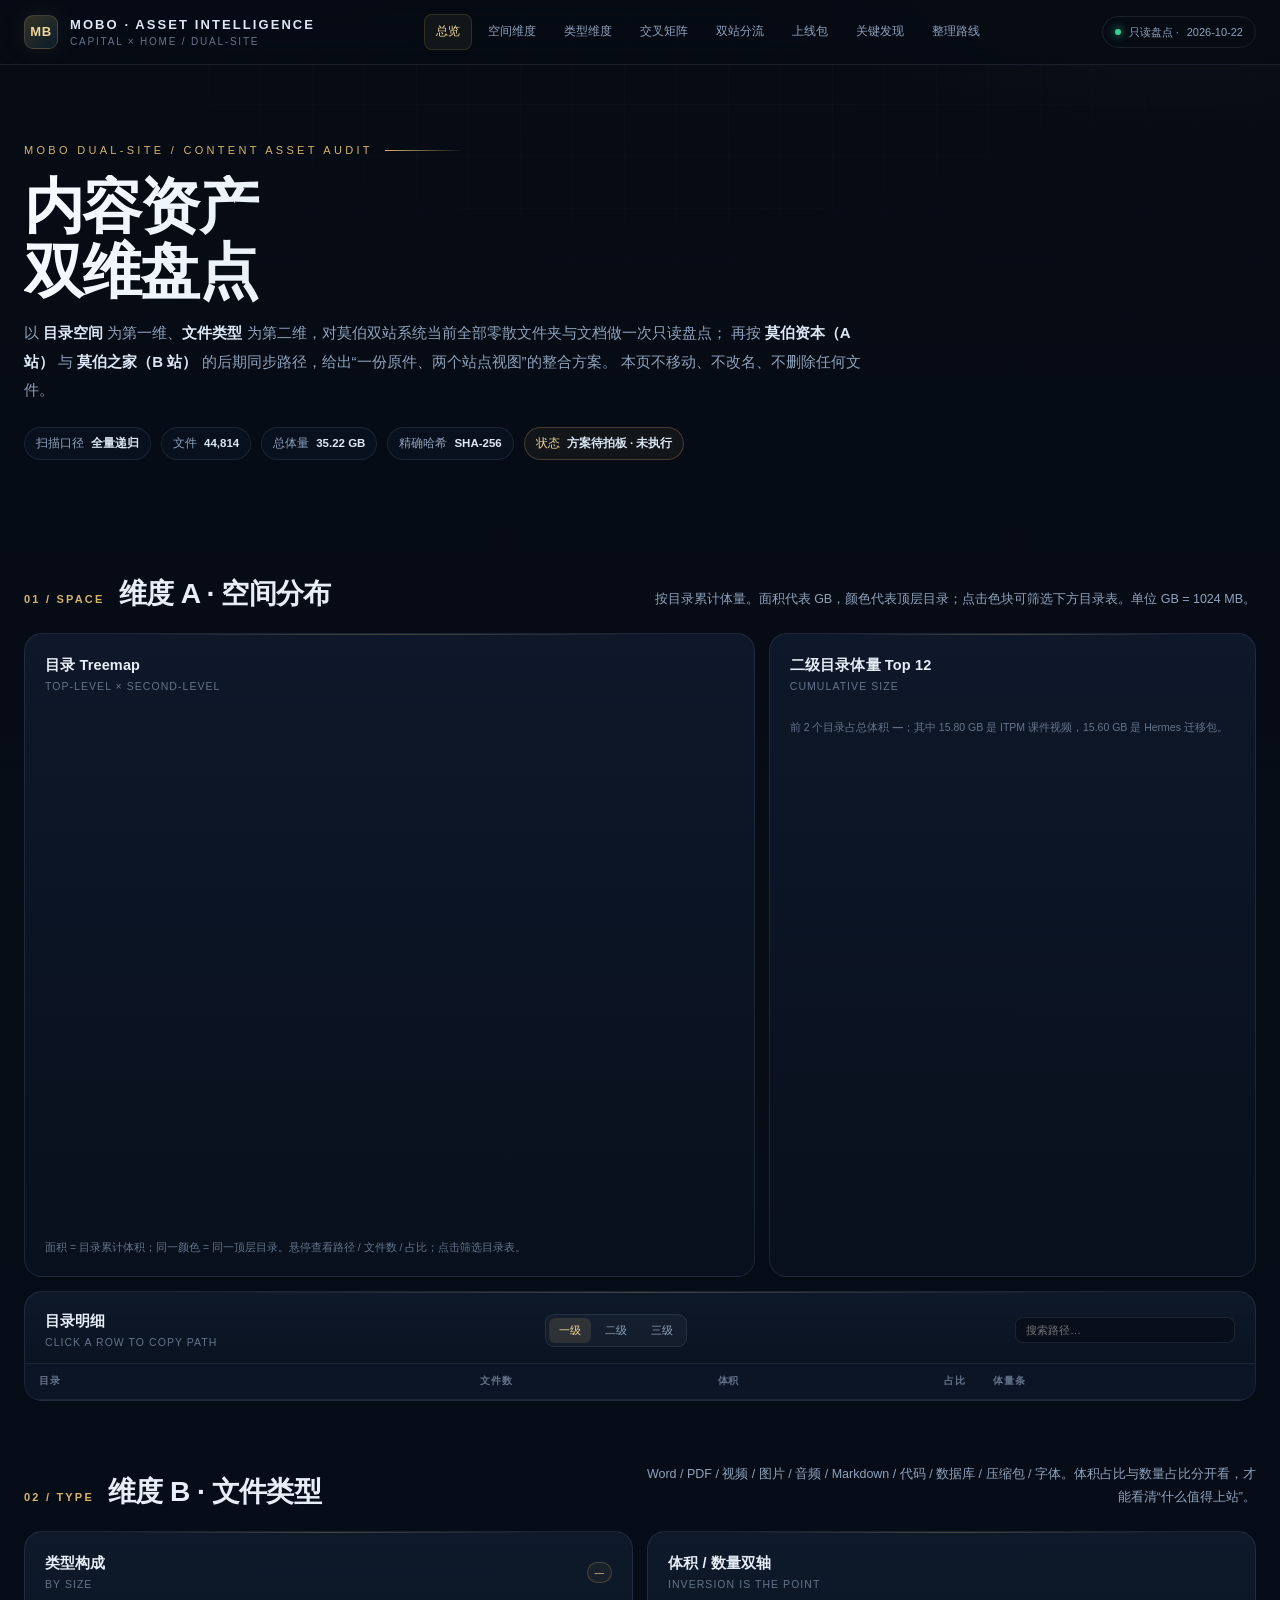
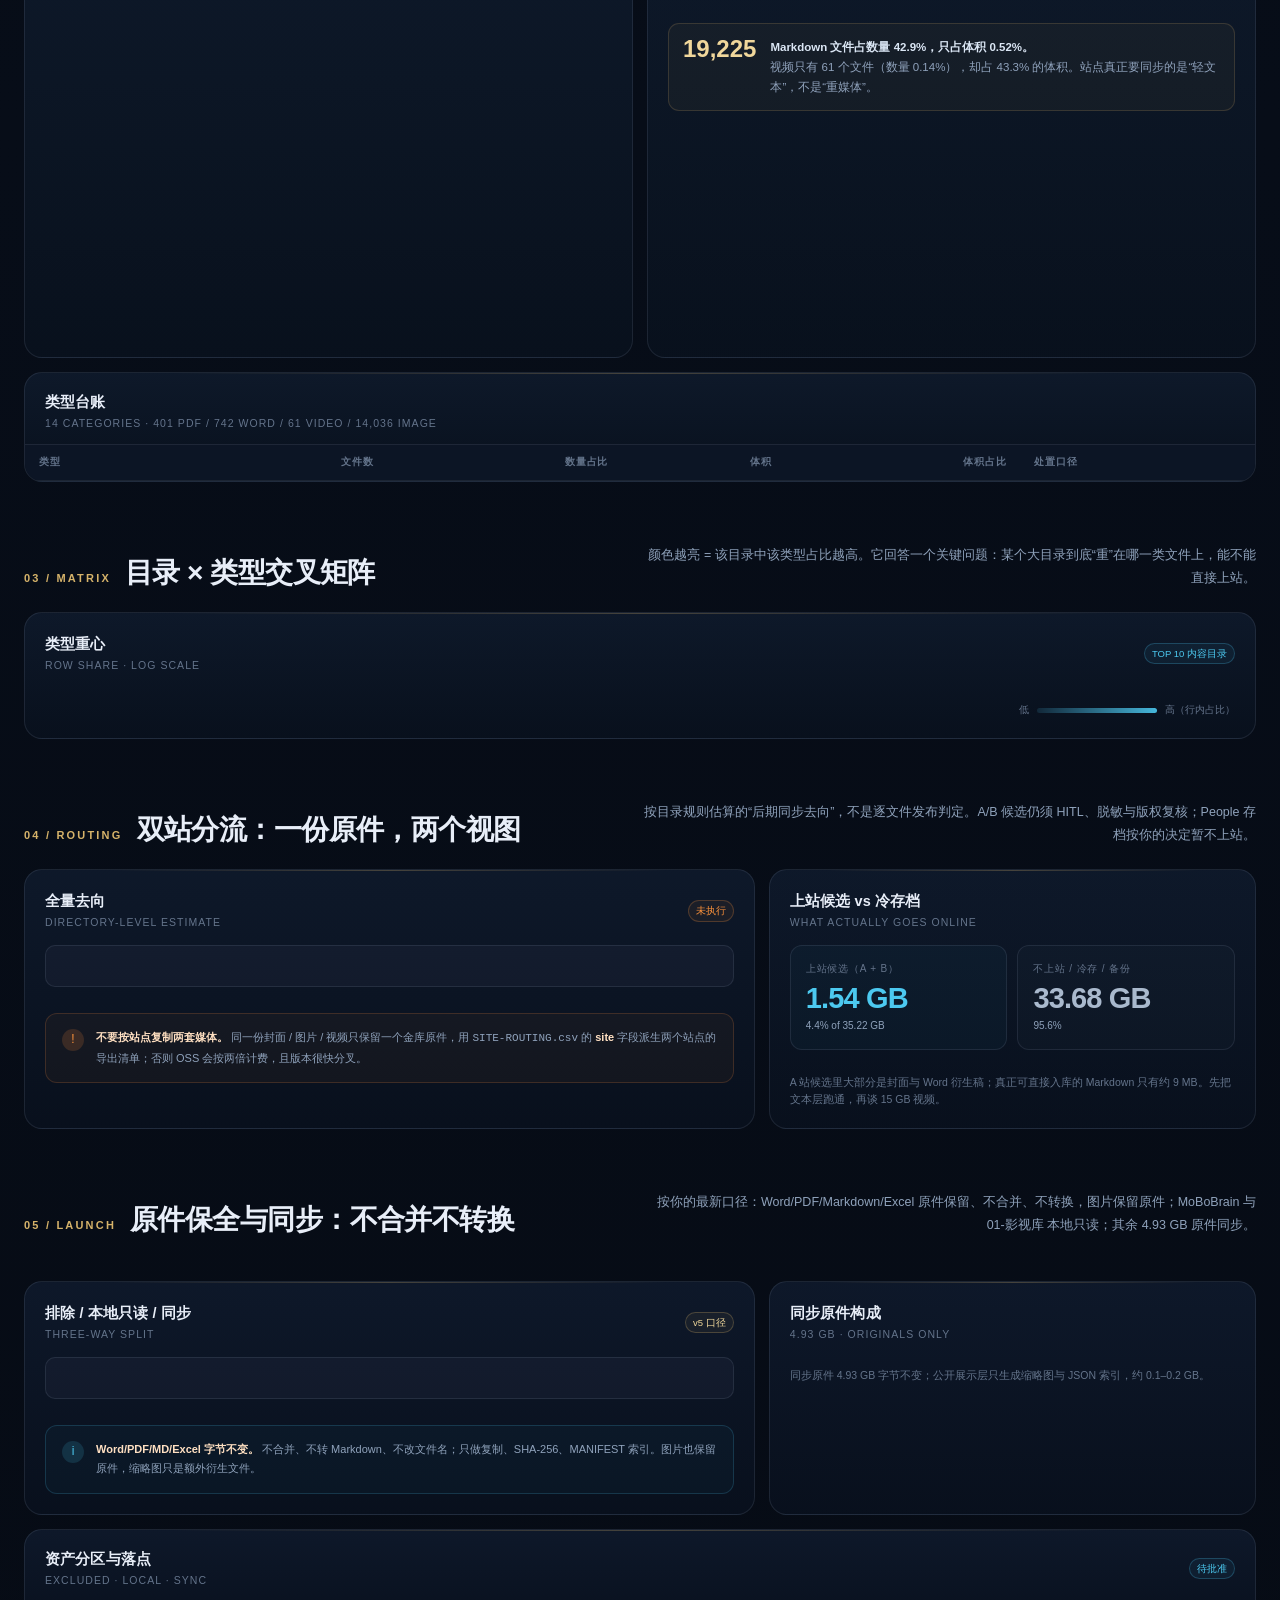
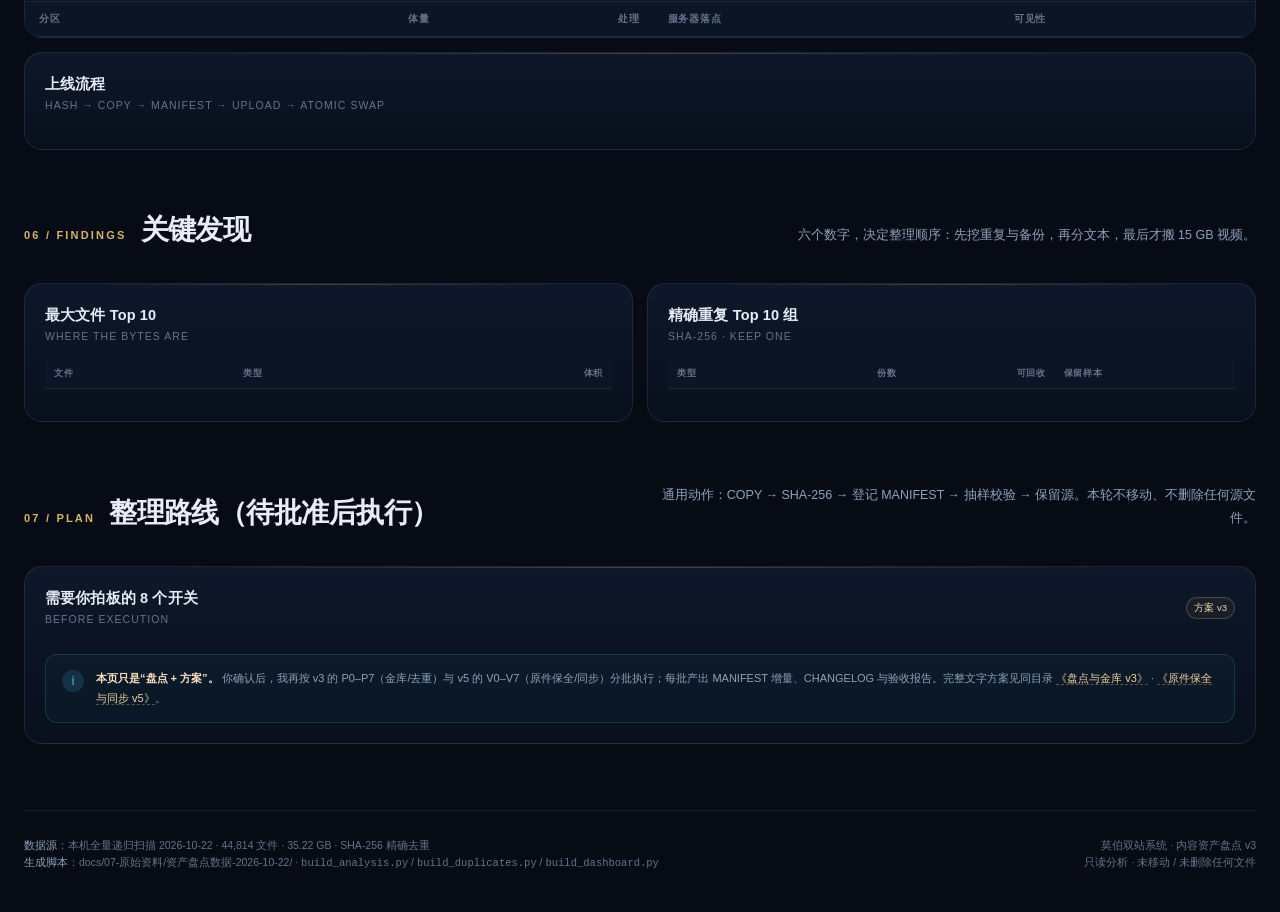
<file: docs/07-原始资料/资产盘点数据-2026-10-22/dashboard_template.html>
<!DOCTYPE html>
<html lang="zh-CN">
<head>
<meta charset="UTF-8">
<meta name="viewport" content="width=device-width, initial-scale=1.0">
<title>莫伯双站 · 内容资产双维盘点仪表板</title>
<meta name="description" content="莫伯双站系统内容资产：目录空间 × 文件类型双维盘点，含双站分流、重复分析与整理路线。">
<style>
  :root{
    --bg:#060b14; --bg-2:#080f1c; --panel:#0d1626; --panel-2:#101c30;
    --line:rgba(148,163,184,.14); --line-2:rgba(214,179,106,.22);
    --text:#e8eef8; --muted:#8fa2bb; --dim:#64748b;
    --gold:#d6b36a; --gold-2:#f0d79b; --blue:#4cc9f0; --teal:#2dd4bf;
    --rose:#fb7185; --orange:#fb923c; --violet:#a78bfa; --green:#34d399;
    --slate:#64748b; --pink:#f472b6; --yellow:#facc15; --cyan:#22d3ee;
    --radius:18px; --max:1440px;
  }
  *{box-sizing:border-box}
  html{scroll-behavior:smooth}
  body{
    margin:0; background:
      radial-gradient(1100px 620px at 10% -8%, rgba(76,201,240,.10), transparent 62%),
      radial-gradient(900px 520px at 92% -4%, rgba(214,179,106,.09), transparent 58%),
      linear-gradient(180deg,#060b14 0%,#070d18 42%,#060b14 100%);
    color:var(--text);
    font-family:"Segoe UI","Microsoft YaHei","PingFang SC","Noto Sans SC",sans-serif;
    font-size:14px; line-height:1.65; -webkit-font-smoothing:antialiased;
  }
  body::before{
    content:""; position:fixed; inset:0; pointer-events:none; z-index:0;
    background-image:
      linear-gradient(rgba(148,163,184,.028) 1px, transparent 1px),
      linear-gradient(90deg, rgba(148,163,184,.028) 1px, transparent 1px);
    background-size:52px 52px;
    mask-image:radial-gradient(ellipse 90% 60% at 50% 0%, #000 20%, transparent 78%);
  }
  a{color:inherit; text-decoration:none}
  .wrap{width:min(var(--max),calc(100% - 48px)); margin:0 auto; position:relative; z-index:1}
  .mono{font-family:"Cascadia Code","Consolas","SFMono-Regular",monospace}
  .topbar{
    position:sticky; top:0; z-index:60;
    background:rgba(6,11,20,.78); backdrop-filter:blur(18px) saturate(130%);
    border-bottom:1px solid var(--line);
  }
  .topbar-inner{height:64px; display:flex; align-items:center; justify-content:space-between; gap:24px}
  .brand{display:flex; align-items:center; gap:12px; min-width:220px}
  .brand-mark{
    width:34px; height:34px; border-radius:9px; display:grid; place-items:center;
    border:1px solid var(--line-2);
    background:linear-gradient(145deg, rgba(214,179,106,.24), rgba(76,201,240,.10));
    color:var(--gold-2); font-weight:800; font-size:13px; letter-spacing:.04em;
    box-shadow:0 0 24px rgba(214,179,106,.10);
  }
  .brand-name{font-size:13px; letter-spacing:.16em; font-weight:700; color:#dce6f4}
  .brand-sub{font-size:10px; color:var(--dim); letter-spacing:.18em; margin-top:-1px}
  nav{display:flex; gap:4px; align-items:center; flex-wrap:wrap; justify-content:center}
  nav a{
    font-size:12px; color:var(--muted); padding:7px 11px; border-radius:8px;
    border:1px solid transparent; transition:.2s;
  }
  nav a:hover,nav a.active{color:var(--gold-2); background:rgba(214,179,106,.07); border-color:rgba(214,179,106,.16)}
  .stamp{
    display:flex; align-items:center; gap:8px; font-size:11px; color:var(--muted);
    white-space:nowrap; border:1px solid var(--line); border-radius:999px; padding:6px 12px;
  }
  .dot{width:6px; height:6px; border-radius:50%; background:var(--green); box-shadow:0 0 10px var(--green)}
  .hero{padding:76px 0 34px}
  .eyebrow{font-size:11px; letter-spacing:.3em; color:var(--gold); text-transform:uppercase; display:flex; align-items:center; gap:12px}
  .eyebrow::after{content:""; width:80px; height:1px; background:linear-gradient(90deg,var(--gold),transparent)}
  h1{
    margin:16px 0 14px; font-size:clamp(38px,4.7vw,62px); line-height:1.08; letter-spacing:-.03em;
    font-weight:750;
    background:linear-gradient(110deg,#f6fbff 0%,#dfe9f5 38%,var(--gold-2) 78%,var(--gold) 100%);
    -webkit-background-clip:text; background-clip:text; color:transparent;
  }
  .lede{max-width:840px; margin:0; color:var(--muted); font-size:15px; line-height:1.9}
  .lede strong{color:#dbe7f6; font-weight:600}
  .hero-meta{display:flex; flex-wrap:wrap; gap:10px; margin-top:22px}
  .pill{
    display:inline-flex; align-items:center; gap:7px; padding:6px 11px; border-radius:999px;
    border:1px solid var(--line); color:var(--muted); font-size:11.5px; background:rgba(13,22,38,.55);
  }
  .pill b{color:#dce7f5; font-weight:600}
  .pill.gold{border-color:rgba(214,179,106,.26); color:var(--gold-2); background:rgba(214,179,106,.06)}
  .kpis{display:grid; grid-template-columns:repeat(6,1fr); gap:12px; margin-top:30px}
  .kpi{
    position:relative; overflow:hidden; border:1px solid var(--line); border-radius:14px;
    padding:16px 15px 14px; background:linear-gradient(180deg, rgba(16,28,48,.86), rgba(10,18,32,.86));
    min-height:118px; transition:.25s;
  }
  .kpi:hover{transform:translateY(-2px); border-color:rgba(148,163,184,.28)}
  .kpi::after{content:""; position:absolute; left:0; right:0; bottom:0; height:2px; background:var(--accent,var(--blue)); opacity:.55}
  .kpi .label{font-size:10.5px; letter-spacing:.08em; color:var(--dim); text-transform:uppercase}
  .kpi .value{font-size:30px; line-height:1.15; font-weight:750; letter-spacing:-.03em; margin-top:6px; color:#f4f8ff; font-variant-numeric:tabular-nums}
  .kpi .value small{font-size:12px; color:var(--muted); font-weight:500; margin-left:3px; letter-spacing:0}
  .kpi .sub{font-size:10.5px; color:var(--muted); margin-top:4px; line-height:1.45}
  .kpi .sub em{color:var(--accent,var(--blue)); font-style:normal}
  .kpi.blue{--accent:var(--blue)} .kpi.gold{--accent:var(--gold)} .kpi.rose{--accent:var(--rose)}
  .kpi.orange{--accent:var(--orange)} .kpi.teal{--accent:var(--teal)} .kpi.violet{--accent:var(--violet)}
  section{padding:52px 0 10px; scroll-margin-top:78px}
  .sec-head{display:flex; align-items:flex-end; justify-content:space-between; gap:30px; margin-bottom:22px}
  .sec-head .left{display:flex; align-items:baseline; gap:14px; min-width:0}
  .sec-num{font-size:11px; letter-spacing:.2em; color:var(--gold); font-weight:700; white-space:nowrap}
  h2{margin:0; font-size:clamp(23px,2.2vw,30px); letter-spacing:-.02em; line-height:1.25}
  .sec-head p{max-width:620px; margin:0; color:var(--muted); font-size:12.5px; line-height:1.85; text-align:right}
  .card{
    position:relative; border:1px solid var(--line); border-radius:var(--radius);
    background:linear-gradient(180deg, rgba(15,26,44,.92), rgba(9,17,30,.92));
    padding:20px; overflow:hidden;
  }
  .card::before{
    content:""; position:absolute; top:0; left:12%; right:12%; height:1px;
    background:linear-gradient(90deg,transparent,rgba(214,179,106,.28),transparent);
  }
  .card-head{display:flex; align-items:center; justify-content:space-between; gap:16px; margin-bottom:14px}
  .card-head h3{margin:0; font-size:14.5px; letter-spacing:.01em; font-weight:650}
  .card-head .kicker{font-size:10.5px; color:var(--dim); letter-spacing:.1em}
  .grid-2{display:grid; grid-template-columns:1.35fr .9fr; gap:14px}
  .grid-2.even{grid-template-columns:1fr 1fr}
  .grid-3{display:grid; grid-template-columns:repeat(3,1fr); gap:14px}
  .hint{font-size:10.5px; color:var(--dim); margin-top:10px; line-height:1.6}
  .treemap{height:520px; width:100%; position:relative}
  .treemap svg{width:100%; height:100%; display:block; overflow:visible}
  .tm-cell{cursor:pointer; transition:opacity .15s}
  .tm-cell:hover{opacity:.92}
  .tm-label{fill:#eff6ff; font-size:11px; font-weight:600; pointer-events:none; paint-order:stroke; stroke:rgba(3,8,16,.55); stroke-width:2.4px; stroke-linejoin:round}
  .tm-size{fill:rgba(226,238,252,.72); font-size:9.5px; pointer-events:none; paint-order:stroke; stroke:rgba(3,8,16,.5); stroke-width:2px}
  .tm-group{font-size:10px; letter-spacing:.06em; fill:var(--gold-2); font-weight:700; pointer-events:none}
  .legend{display:flex; flex-wrap:wrap; gap:7px 12px; justify-content:flex-end; max-width:70%}
  .legend-item{display:flex; align-items:center; gap:6px; font-size:10.5px; color:var(--muted); white-space:nowrap}
  .swatch{width:9px; height:9px; border-radius:3px; flex:0 0 auto}
  .bars{display:flex; flex-direction:column; gap:9px}
  .bar-row{display:grid; grid-template-columns:minmax(0,1fr) 78px; gap:10px; align-items:center}
  .bar-label{font-size:11px; color:#c9d6e8; overflow:hidden; text-overflow:ellipsis; white-space:nowrap}
  .bar-label .muted{color:var(--dim); font-size:9.5px; margin-left:5px}
  .bar-value{font-size:10.5px; color:var(--muted); text-align:right; font-variant-numeric:tabular-nums; white-space:nowrap}
  .bar-track{grid-column:1/-1; height:6px; border-radius:999px; background:rgba(148,163,184,.09); overflow:hidden; margin-top:-3px}
  .bar-fill{height:100%; border-radius:999px; background:var(--c,var(--blue)); opacity:.78}
  .table-card{padding:0; margin-top:14px}
  .table-card .card-head{padding:18px 20px 0; margin-bottom:12px}
  .tabs{display:flex; gap:4px; background:rgba(148,163,184,.06); padding:3px; border-radius:9px; border:1px solid var(--line)}
  .tab{
    border:0; background:transparent; color:var(--muted); font-size:11px; padding:5px 10px;
    border-radius:6px; cursor:pointer; font-family:inherit;
  }
  .tab.active{background:rgba(214,179,106,.14); color:var(--gold-2)}
  .search{
    width:220px; max-width:100%; border:1px solid var(--line); background:rgba(6,11,20,.55);
    color:var(--text); border-radius:8px; padding:6px 10px; font-size:11px; outline:none; font-family:inherit;
  }
  .search:focus{border-color:rgba(214,179,106,.4)}
  .table-wrap{max-height:410px; overflow:auto; border-top:1px solid var(--line)}
  table{width:100%; border-collapse:collapse; font-size:11.5px}
  thead th{
    position:sticky; top:0; z-index:2; background:#0c1525; color:var(--dim);
    font-size:10px; letter-spacing:.08em; text-transform:uppercase; text-align:left;
    padding:9px 14px; border-bottom:1px solid var(--line); white-space:nowrap; font-weight:600;
  }
  tbody td{padding:9px 14px; border-bottom:1px solid rgba(148,163,184,.07); color:#c9d6e8; vertical-align:middle}
  tbody tr:hover{background:rgba(76,201,240,.04)}
  tbody tr:last-child td{border-bottom:0}
  td.num,th.num{text-align:right; font-variant-numeric:tabular-nums; white-space:nowrap}
  td.path{font-family:"Cascadia Code","Consolas",monospace; font-size:10.5px; color:#d6e4f3; max-width:520px}
  td.path span{color:var(--dim)}
  .rowbar{display:inline-block; height:4px; border-radius:999px; background:var(--gold); opacity:.55; vertical-align:middle; margin-left:8px}
  .tag{display:inline-block; font-size:9.5px; padding:2px 7px; border-radius:999px; border:1px solid var(--line); color:var(--muted); white-space:nowrap}
  .tag.blue{color:var(--blue); border-color:rgba(76,201,240,.24); background:rgba(76,201,240,.06)}
  .tag.gold{color:var(--gold-2); border-color:rgba(214,179,106,.26); background:rgba(214,179,106,.06)}
  .tag.rose{color:var(--rose); border-color:rgba(251,113,133,.24); background:rgba(251,113,133,.06)}
  .tag.orange{color:var(--orange); border-color:rgba(251,146,60,.24); background:rgba(251,146,60,.06)}
  .tag.teal{color:var(--teal); border-color:rgba(45,212,191,.24); background:rgba(45,212,191,.06)}
  .donut-wrap{display:flex; align-items:center; gap:18px; min-height:330px}
  .donut-svg{width:250px; height:250px; flex:0 0 250px}
  .donut-center{fill:#f4f8ff; font-size:26px; font-weight:750; text-anchor:middle; font-variant-numeric:tabular-nums}
  .donut-center-sub{fill:var(--muted); font-size:10px; letter-spacing:.1em; text-anchor:middle}
  .donut-legend{display:flex; flex-direction:column; gap:6px; flex:1; min-width:0; max-height:300px; overflow:auto; padding-right:4px}
  .dl-item{display:grid; grid-template-columns:10px minmax(0,1fr) 68px 44px; gap:8px; align-items:center; font-size:10.5px; color:var(--muted); cursor:default}
  .dl-item b{color:#d7e4f4; font-weight:500; overflow:hidden; text-overflow:ellipsis; white-space:nowrap}
  .dl-item .gb{text-align:right; font-variant-numeric:tabular-nums; color:#c8d7e9}
  .dl-item .pc{text-align:right; font-variant-numeric:tabular-nums; color:var(--dim)}
  .split-bars{display:flex; flex-direction:column; gap:16px; margin-top:8px}
  .split-row .split-title{display:flex; justify-content:space-between; font-size:10.5px; color:var(--muted); margin-bottom:6px}
  .split-track{height:22px; border-radius:7px; overflow:hidden; display:flex; background:rgba(148,163,184,.07); border:1px solid rgba(148,163,184,.06)}
  .split-seg{height:100%; display:flex; align-items:center; justify-content:center; font-size:9.5px; color:#03111f; font-weight:700; overflow:hidden; white-space:nowrap}
  .inversion-note{display:flex; gap:14px; align-items:flex-start; margin-top:16px; padding:13px 14px; border:1px solid rgba(214,179,106,.18); border-radius:11px; background:rgba(214,179,106,.045)}
  .inversion-note .big{font-size:24px; color:var(--gold-2); font-weight:750; line-height:1; white-space:nowrap}
  .inversion-note p{margin:0; font-size:11.5px; color:var(--muted); line-height:1.75}
  .heat-wrap{overflow-x:auto; padding-bottom:4px}
  .heat-grid{display:grid; grid-template-columns:190px repeat(14,minmax(42px,1fr)) 72px; gap:3px; min-width:1020px; align-items:stretch}
  .heat-h{font-size:9.5px; color:var(--dim); text-align:center; padding:5px 2px; white-space:nowrap; overflow:hidden; text-overflow:ellipsis}
  .heat-row-label{font-family:"Cascadia Code","Consolas",monospace; font-size:9.5px; color:#c7d5e6; display:flex; align-items:center; padding-right:8px; overflow:hidden; text-overflow:ellipsis; white-space:nowrap}
  .heat-cell{height:32px; border-radius:4px; display:flex; align-items:center; justify-content:center; font-size:9px; color:rgba(240,248,255,.82); font-variant-numeric:tabular-nums; cursor:default; border:1px solid rgba(148,163,184,.04)}
  .heat-total{font-size:9.5px; color:var(--gold-2); display:flex; align-items:center; justify-content:flex-end; padding-right:4px; font-variant-numeric:tabular-nums; white-space:nowrap}
  .heat-legend{display:flex; align-items:center; gap:8px; justify-content:flex-end; margin-top:10px; font-size:9.5px; color:var(--dim)}
  .heat-scale{width:120px; height:5px; border-radius:999px; background:linear-gradient(90deg,rgba(76,201,240,.12),rgba(76,201,240,.9))}
  .route-bar{display:flex; height:42px; border-radius:10px; overflow:hidden; border:1px solid var(--line); background:rgba(148,163,184,.05)}
  .route-seg{height:100%; display:flex; align-items:center; justify-content:center; font-size:9.5px; font-weight:700; color:#04111f; overflow:hidden; white-space:nowrap; transition:.2s}
  .route-seg:hover{filter:brightness(1.15)}
  .route-cards{display:grid; grid-template-columns:1fr 1fr; gap:8px; margin-top:14px}
  .route-card{border:1px solid var(--line); border-radius:10px; padding:10px 11px; background:rgba(148,163,184,.03)}
  .route-card .rc-top{display:flex; align-items:center; gap:7px; font-size:10.5px; color:#d7e4f4}
  .route-card .rc-gb{font-size:17px; font-weight:700; margin-top:5px; color:#f4f8ff; font-variant-numeric:tabular-nums}
  .route-card .rc-desc{font-size:9.5px; color:var(--dim); line-height:1.5; margin-top:2px}
  .site-split{display:grid; grid-template-columns:1fr 1fr; gap:10px; margin-bottom:14px}
  .site-big{border:1px solid var(--line); border-radius:12px; padding:15px; background:rgba(76,201,240,.035)}
  .site-big.off{background:rgba(100,116,139,.045)}
  .site-big .k{font-size:10px; color:var(--dim); letter-spacing:.08em}
  .site-big .v{font-size:29px; font-weight:750; line-height:1.2; margin-top:3px; letter-spacing:-.03em; color:var(--blue)}
  .site-big.off .v{color:#a9b9cd}
  .site-big .s{font-size:10px; color:var(--muted); margin-top:2px}
  .mini-text{font-size:10.5px; color:var(--muted); line-height:1.8; margin:10px 0 0}
  .mini-text b{color:#dbe7f5; font-weight:600}
  .findings{display:grid; grid-template-columns:repeat(3,1fr); gap:12px}
  .finding{
    border:1px solid var(--line); border-radius:14px; padding:16px 16px 15px;
    background:linear-gradient(180deg,rgba(16,28,48,.78),rgba(10,18,32,.78)); position:relative; overflow:hidden;
  }
  .finding .f-num{font-size:10px; color:var(--gold); letter-spacing:.12em}
  .finding .f-big{font-size:25px; font-weight:750; line-height:1.15; margin:7px 0 5px; letter-spacing:-.02em; color:#f4f8ff}
  .finding .f-big em{font-style:normal; color:var(--gold-2); font-size:15px; margin-left:3px}
  .finding p{margin:0; font-size:11px; color:var(--muted); line-height:1.7}
  .finding::after{content:""; position:absolute; right:-26px; bottom:-32px; width:110px; height:110px; border-radius:50%; background:radial-gradient(circle,rgba(76,201,240,.10),transparent 65%)}
  .finding.gold::after{background:radial-gradient(circle,rgba(214,179,106,.14),transparent 65%)}
  .finding.rose::after{background:radial-gradient(circle,rgba(251,113,133,.12),transparent 65%)}
  .small-table{max-height:370px; overflow:auto}
  .small-table table{font-size:10.5px}
  .small-table tbody td{padding:7px 9px}
  .small-table thead th{padding:7px 9px; font-size:9px}
  .dup-bars{display:flex; flex-direction:column; gap:7px; margin-top:12px}
  .dup-row{display:grid; grid-template-columns:46px 1fr 62px; gap:8px; align-items:center; font-size:10px; color:var(--muted)}
  .dup-track{height:5px; background:rgba(251,113,133,.10); border-radius:999px; overflow:hidden}
  .dup-fill{height:100%; background:linear-gradient(90deg,var(--rose),var(--orange)); border-radius:999px}
  .timeline{display:grid; grid-template-columns:repeat(4,1fr); gap:12px}
  .phase{
    border:1px solid var(--line); border-radius:14px; padding:15px 15px 13px; background:rgba(13,22,38,.72);
    display:flex; flex-direction:column; gap:6px; min-height:172px;
  }
  .phase .ph-top{display:flex; align-items:center; justify-content:space-between; gap:8px}
  .phase .ph-id{font-size:10px; letter-spacing:.14em; color:var(--gold); font-weight:700}
  .phase .ph-size{font-size:9.5px; color:var(--muted); border:1px solid var(--line); border-radius:999px; padding:2px 7px; white-space:nowrap}
  .phase h4{margin:2px 0 0; font-size:13px; font-weight:650; color:#e6eef9}
  .phase p{margin:0; font-size:10.5px; color:var(--muted); line-height:1.65; flex:1}
  .phase .ph-accept{font-size:9.5px; color:var(--teal); border-top:1px solid rgba(148,163,184,.09); padding-top:7px; line-height:1.5}
  .phase .ph-accept b{color:#b9f3e8; font-weight:600}
  .pipeline{display:grid; grid-template-columns:repeat(6,1fr); gap:8px}
  .pipe-step{border:1px solid var(--line); border-radius:11px; padding:11px 12px; background:rgba(148,163,184,.025); min-height:104px}
  .pipe-step .p-id{font-size:9.5px; color:var(--gold); letter-spacing:.14em; font-weight:700}
  .pipe-step h5{margin:5px 0 4px; font-size:11.5px; color:#e5eef9; font-weight:600}
  .pipe-step p{margin:0; font-size:9.5px; color:var(--muted); line-height:1.55}
  .decision-card{margin-top:14px}
  .decision-list{display:grid; grid-template-columns:1fr 1fr; gap:6px 22px; margin-top:6px}
  .decision{display:flex; gap:10px; align-items:flex-start; padding:8px 0; border-bottom:1px dashed rgba(148,163,184,.10); font-size:11.5px; color:#c9d6e8}
  .decision input{margin-top:3px; accent-color:var(--gold); width:13px; height:13px; flex:0 0 auto}
  .decision span b{color:#f0f6ff; font-weight:600}
  .decision .rec{font-size:9.5px; color:var(--gold-2); margin-left:4px; white-space:nowrap}
  .callout{display:flex; gap:12px; align-items:flex-start; padding:14px 16px; border-radius:12px; border:1px solid rgba(251,146,60,.18); background:rgba(251,146,60,.045); margin-top:12px}
  .callout .ico{width:22px; height:22px; border-radius:50%; display:grid; place-items:center; background:rgba(251,146,60,.16); color:var(--orange); font-size:12px; flex:0 0 auto; margin-top:1px}
  .callout p{margin:0; font-size:11px; color:var(--muted); line-height:1.75}
  .callout p b{color:#ffe0c2; font-weight:600}
  .note{font-size:10px; color:var(--dim); line-height:1.7}
  footer{border-top:1px solid var(--line); margin-top:56px; padding:26px 0 40px; color:var(--dim); font-size:10.5px}
  .foot{display:flex; justify-content:space-between; gap:24px; flex-wrap:wrap}
  .foot b{color:var(--muted); font-weight:500}
  .tooltip{
    position:fixed; z-index:999; pointer-events:none; opacity:0; transform:translateY(4px);
    transition:opacity .12s, transform .12s; max-width:380px;
    background:rgba(9,17,30,.97); border:1px solid rgba(214,179,106,.26); border-radius:9px;
    padding:9px 11px; box-shadow:0 18px 50px rgba(0,0,0,.5); font-size:11px; color:#dce8f7; line-height:1.55;
  }
  .tooltip.on{opacity:1; transform:translateY(0)}
  .tooltip .tt-title{color:var(--gold-2); font-weight:600; margin-bottom:3px; word-break:break-all}
  .tooltip .tt-row{color:var(--muted)}
  .tooltip .tt-row b{color:#eaf2fd; font-weight:600}
  ::-webkit-scrollbar{width:8px; height:8px}
  ::-webkit-scrollbar-thumb{background:rgba(148,163,184,.18); border-radius:999px}
  ::-webkit-scrollbar-track{background:transparent}
  @media (max-width:1180px){
    .kpis{grid-template-columns:repeat(3,1fr)}
    .grid-2{grid-template-columns:1fr}
    .findings{grid-template-columns:repeat(2,1fr)}
    .timeline{grid-template-columns:repeat(2,1fr)}
    .sec-head p{display:none}
    .legend{max-width:100%}
  }
  @media (max-width:760px){
    .wrap{width:calc(100% - 28px)}
    .topbar-inner{height:auto; padding:10px 0; flex-wrap:wrap; justify-content:space-between}
    nav{order:3; width:100%; justify-content:flex-start; overflow:auto; padding-bottom:4px}
    .stamp{font-size:10px}
    .hero{padding:48px 0 20px}
    .kpis{grid-template-columns:repeat(2,1fr)}
    .kpi .value{font-size:25px}
    .findings,.timeline,.decision-list,.route-cards,.site-split{grid-template-columns:1fr}
    .donut-wrap{flex-direction:column; align-items:flex-start}
    .donut-svg{width:220px; height:220px; flex-basis:220px}
    .pipeline{grid-template-columns:1fr 1fr}
    .treemap{height:420px}
    .table-card .card-head{flex-wrap:wrap}
    .search{width:100%}
    .card{padding:15px}
    .table-card{padding:0}
    .table-card .card-head{padding:15px 15px 0}
  }
</style>
</head>
<body>
<header class="topbar">
  <div class="wrap topbar-inner">
    <div class="brand">
      <div class="brand-mark">MB</div>
      <div>
        <div class="brand-name">MOBO · ASSET INTELLIGENCE</div>
        <div class="brand-sub">CAPITAL × HOME / DUAL-SITE</div>
      </div>
    </div>
    <nav id="nav">
      <a href="#overview" class="active">总览</a>
      <a href="#space">空间维度</a>
      <a href="#type">类型维度</a>
      <a href="#cross">交叉矩阵</a>
      <a href="#routing">双站分流</a>
      <a href="#launch">上线包</a>
      <a href="#findings">关键发现</a>
      <a href="#plan">整理路线</a>
    </nav>
    <div class="stamp"><span class="dot"></span>只读盘点 · <span id="stampDate">2026-10-22</span></div>
  </div>
</header>

<main class="wrap">
  <section class="hero" id="overview">
    <div class="eyebrow">MoBo Dual-Site / Content Asset Audit</div>
    <h1>内容资产<br>双维盘点</h1>
    <p class="lede">
      以 <strong>目录空间</strong> 为第一维、<strong>文件类型</strong> 为第二维，对莫伯双站系统当前全部零散文件夹与文档做一次只读盘点；
      再按 <strong>莫伯资本（A 站）</strong> 与 <strong>莫伯之家（B 站）</strong> 的后期同步路径，给出“一份原件、两个站点视图”的整合方案。
      本页不移动、不改名、不删除任何文件。
    </p>
    <div class="hero-meta">
      <span class="pill">扫描口径 <b>全量递归</b></span>
      <span class="pill">文件 <b id="heroFiles">44,814</b></span>
      <span class="pill">总体量 <b id="heroSize">35.22 GB</b></span>
      <span class="pill">精确哈希 <b>SHA-256</b></span>
      <span class="pill gold">状态 <b>方案待拍板 · 未执行</b></span>
    </div>
    <div class="kpis" id="kpis"></div>
  </section>

  <section id="space">
    <div class="sec-head">
      <div class="left"><span class="sec-num">01 / SPACE</span><h2>维度 A · 空间分布</h2></div>
      <p>按目录累计体量。面积代表 GB，颜色代表顶层目录；点击色块可筛选下方目录表。单位 GB = 1024 MB。</p>
    </div>
    <div class="grid-2">
      <div class="card">
        <div class="card-head">
          <div><h3>目录 Treemap</h3><div class="kicker">TOP-LEVEL × SECOND-LEVEL</div></div>
          <div class="legend" id="treemapLegend"></div>
        </div>
        <div class="treemap" id="treemap"></div>
        <div class="hint">面积 = 目录累计体积；同一颜色 = 同一顶层目录。悬停查看路径 / 文件数 / 占比；点击筛选目录表。</div>
      </div>
      <div class="card">
        <div class="card-head">
          <div><h3>二级目录体量 Top 12</h3><div class="kicker">CUMULATIVE SIZE</div></div>
        </div>
        <div class="bars" id="folderBars"></div>
        <div class="hint">前 2 个目录占总体积 <b id="top2Share">—</b>；其中 15.80 GB 是 ITPM 课件视频，15.60 GB 是 Hermes 迁移包。</div>
      </div>
    </div>
    <div class="card table-card">
      <div class="card-head">
        <div><h3>目录明细</h3><div class="kicker">CLICK A ROW TO COPY PATH</div></div>
        <div class="tabs" id="folderTabs">
          <button class="tab active" data-level="1">一级</button>
          <button class="tab" data-level="2">二级</button>
          <button class="tab" data-level="3">三级</button>
        </div>
        <input class="search" id="folderSearch" placeholder="搜索路径…">
      </div>
      <div class="table-wrap">
        <table id="folderTable">
          <thead><tr><th>目录</th><th class="num">文件数</th><th class="num">体积</th><th class="num">占比</th><th>体量条</th></tr></thead>
          <tbody></tbody>
        </table>
      </div>
    </div>
  </section>

  <section id="type">
    <div class="sec-head">
      <div class="left"><span class="sec-num">02 / TYPE</span><h2>维度 B · 文件类型</h2></div>
      <p>Word / PDF / 视频 / 图片 / 音频 / Markdown / 代码 / 数据库 / 压缩包 / 字体。体积占比与数量占比分开看，才能看清“什么值得上站”。</p>
    </div>
    <div class="grid-2 even">
      <div class="card">
        <div class="card-head"><div><h3>类型构成</h3><div class="kicker">BY SIZE</div></div><span class="tag gold" id="typeCountTag">—</span></div>
        <div class="donut-wrap">
          <svg class="donut-svg" id="donut" viewBox="0 0 250 250" role="img" aria-label="文件类型体积占比"></svg>
          <div class="donut-legend" id="donutLegend"></div>
        </div>
      </div>
      <div class="card">
        <div class="card-head"><div><h3>体积 / 数量双轴</h3><div class="kicker">INVERSION IS THE POINT</div></div></div>
        <div class="split-bars" id="splitBars"></div>
        <div class="inversion-note">
          <div class="big" id="invBig">19,225</div>
          <p><b style="color:#dbe7f5">Markdown 文件占数量 42.9%，只占体积 0.52%。</b><br>
             视频只有 61 个文件（数量 0.14%），却占 43.3% 的体积。站点真正要同步的是“轻文本”，不是“重媒体”。</p>
        </div>
      </div>
    </div>
    <div class="card table-card">
      <div class="card-head">
        <div><h3>类型台账</h3><div class="kicker">14 CATEGORIES · 401 PDF / 742 WORD / 61 VIDEO / 14,036 IMAGE</div></div>
      </div>
      <div class="table-wrap">
        <table id="typeTable">
          <thead><tr><th>类型</th><th class="num">文件数</th><th class="num">数量占比</th><th class="num">体积</th><th class="num">体积占比</th><th>处置口径</th></tr></thead>
          <tbody></tbody>
        </table>
      </div>
    </div>
  </section>

  <section id="cross">
    <div class="sec-head">
      <div class="left"><span class="sec-num">03 / MATRIX</span><h2>目录 × 类型交叉矩阵</h2></div>
      <p>颜色越亮 = 该目录中该类型占比越高。它回答一个关键问题：某个大目录到底“重”在哪一类文件上，能不能直接上站。</p>
    </div>
    <div class="card">
      <div class="card-head">
        <div><h3>类型重心</h3><div class="kicker">ROW SHARE · LOG SCALE</div></div>
        <span class="tag blue">TOP 10 内容目录</span>
      </div>
      <div class="heat-wrap"><div class="heat-grid" id="heatmap"></div></div>
      <div class="heat-legend"><span>低</span><span class="heat-scale"></span><span>高（行内占比）</span></div>
    </div>
  </section>

  <section id="routing">
    <div class="sec-head">
      <div class="left"><span class="sec-num">04 / ROUTING</span><h2>双站分流：一份原件，两个视图</h2></div>
      <p>按目录规则估算的“后期同步去向”，不是逐文件发布判定。A/B 候选仍须 HITL、脱敏与版权复核；People 存档按你的决定暂不上站。</p>
    </div>
    <div class="grid-2">
      <div class="card">
        <div class="card-head"><div><h3>全量去向</h3><div class="kicker">DIRECTORY-LEVEL ESTIMATE</div></div><span class="tag orange">未执行</span></div>
        <div class="route-bar" id="routeBar"></div>
        <div class="route-cards" id="routeCards"></div>
        <div class="callout">
          <div class="ico">!</div>
          <p><b>不要按站点复制两套媒体。</b> 同一份封面 / 图片 / 视频只保留一个金库原件，用 <code>SITE-ROUTING.csv</code> 的 <b>site</b> 字段派生两个站点的导出清单；否则 OSS 会按两倍计费，且版本很快分叉。</p>
        </div>
      </div>
      <div class="card">
        <div class="card-head"><div><h3>上站候选 vs 冷存档</h3><div class="kicker">WHAT ACTUALLY GOES ONLINE</div></div></div>
        <div class="site-split">
          <div class="site-big">
            <div class="k">上站候选（A + B）</div>
            <div class="v" id="candidateGb">1.54 GB</div>
            <div class="s" id="candidatePct">4.4% of 35.22 GB</div>
          </div>
          <div class="site-big off">
            <div class="k">不上站 / 冷存 / 备份</div>
            <div class="v" id="offlineGb">33.68 GB</div>
            <div class="s" id="offlinePct">95.6%</div>
          </div>
        </div>
        <div class="split-bars" id="siteTypeBars"></div>
        <p class="mini-text" id="siteTextNote"></p>
        <div class="hint">A 站候选里大部分是封面与 Word 衍生稿；真正可直接入库的 Markdown 只有约 9 MB。先把文本层跑通，再谈 15 GB 视频。</div>
      </div>
    </div>
  </section>

  <section id="launch">
    <div class="sec-head">
      <div class="left"><span class="sec-num">05 / LAUNCH</span><h2>原件保全与同步：不合并不转换</h2></div>
      <p>按你的最新口径：Word/PDF/Markdown/Excel 原件保留、不合并、不转换，图片保留原件；MoBoBrain 与 01-影视库 本地只读；其余 4.93 GB 原件同步。</p>
    </div>
    <div class="kpis" id="launchKpis" style="grid-template-columns:repeat(4,1fr)"></div>
    <div class="grid-2" style="margin-top:14px">
      <div class="card">
        <div class="card-head"><div><h3>排除 / 本地只读 / 同步</h3><div class="kicker">THREE-WAY SPLIT</div></div><span class="tag gold">v5 口径</span></div>
        <div class="route-bar" id="launchBar"></div>
        <div class="route-cards" id="launchCards"></div>
        <div class="callout" style="border-color:rgba(76,201,240,.18);background:rgba(76,201,240,.035)">
          <div class="ico" style="background:rgba(76,201,240,.14);color:var(--blue)">i</div>
          <p><b>Word/PDF/MD/Excel 字节不变。</b> 不合并、不转 Markdown、不改文件名；只做复制、SHA-256、MANIFEST 索引。图片也保留原件，缩略图只是额外衍生文件。</p>
        </div>
      </div>
      <div class="card">
        <div class="card-head"><div><h3>同步原件构成</h3><div class="kicker">4.93 GB · ORIGINALS ONLY</div></div></div>
        <div class="bars" id="launchBars"></div>
        <div class="hint">同步原件 4.93 GB 字节不变；公开展示层只生成缩略图与 JSON 索引，约 0.1–0.2 GB。</div>
      </div>
    </div>
    <div class="card table-card">
      <div class="card-head">
        <div><h3>资产分区与落点</h3><div class="kicker">EXCLUDED · LOCAL · SYNC</div></div>
        <span class="tag blue">待批准</span>
      </div>
      <div class="table-wrap">
        <table id="launchTable">
          <thead><tr><th>分区</th><th class="num">体量</th><th class="num">处理</th><th>服务器落点</th><th>可见性</th></tr></thead>
          <tbody></tbody>
        </table>
      </div>
    </div>
    <div class="card" style="margin-top:14px">
      <div class="card-head"><div><h3>上线流程</h3><div class="kicker">HASH → COPY → MANIFEST → UPLOAD → ATOMIC SWAP</div></div></div>
      <div class="pipeline" id="pipeline"></div>
    </div>
  </section>

  <section id="findings">
    <div class="sec-head">
      <div class="left"><span class="sec-num">06 / FINDINGS</span><h2>关键发现</h2></div>
      <p>六个数字，决定整理顺序：先挖重复与备份，再分文本，最后才搬 15 GB 视频。</p>
    </div>
    <div class="findings" id="findingsGrid"></div>
    <div class="grid-2 even" style="margin-top:14px">
      <div class="card">
        <div class="card-head"><div><h3>最大文件 Top 10</h3><div class="kicker">WHERE THE BYTES ARE</div></div></div>
        <div class="small-table">
          <table><thead><tr><th>文件</th><th>类型</th><th class="num">体积</th></tr></thead><tbody id="topFiles"></tbody></table>
        </div>
      </div>
      <div class="card">
        <div class="card-head"><div><h3>精确重复 Top 10 组</h3><div class="kicker">SHA-256 · KEEP ONE</div></div></div>
        <div class="small-table">
          <table><thead><tr><th>类型</th><th class="num">份数</th><th class="num">可回收</th><th>保留样本</th></tr></thead><tbody id="dupTable"></tbody></table>
        </div>
        <div class="dup-bars" id="dupBars"></div>
      </div>
    </div>
  </section>

  <section id="plan">
    <div class="sec-head">
      <div class="left"><span class="sec-num">07 / PLAN</span><h2>整理路线（待批准后执行）</h2></div>
      <p>通用动作：COPY → SHA-256 → 登记 MANIFEST → 抽样校验 → 保留源。本轮不移动、不删除任何源文件。</p>
    </div>
    <div class="timeline" id="timeline"></div>
    <div class="card decision-card">
      <div class="card-head"><div><h3>需要你拍板的 8 个开关</h3><div class="kicker">BEFORE EXECUTION</div></div><span class="tag gold">方案 v3</span></div>
      <div class="decision-list" id="decisions"></div>
      <div class="callout" style="border-color:rgba(76,201,240,.18);background:rgba(76,201,240,.035)">
        <div class="ico" style="background:rgba(76,201,240,.14);color:var(--blue)">i</div>
        <p><b>本页只是“盘点 + 方案”。</b> 你确认后，我再按 v3 的 P0–P7（金库/去重）与 v5 的 V0–V7（原件保全/同步）分批执行；每批产出 MANIFEST 增量、CHANGELOG 与验收报告。完整文字方案见同目录 <a href="./莫伯双站内容资产双维分析与整合方案-v3.md" style="color:var(--gold-2);border-bottom:1px dashed rgba(214,179,106,.4)">《盘点与金库 v3》</a> · <a href="./莫伯双站原件保全与双站同步方案-v5.md" style="color:var(--gold-2);border-bottom:1px dashed rgba(214,179,106,.4)">《原件保全与同步 v5》</a>。</p>
      </div>
    </div>
  </section>

  <footer>
    <div class="foot">
      <div>
        <b>数据源</b>：本机全量递归扫描 2026-10-22 · 44,814 文件 · 35.22 GB · SHA-256 精确去重<br>
        <b>生成脚本</b>：docs/07-原始资料/资产盘点数据-2026-10-22/ · <span class="mono">build_analysis.py</span> / <span class="mono">build_duplicates.py</span> / <span class="mono">build_dashboard.py</span>
      </div>
      <div style="text-align:right">
        莫伯双站系统 · 内容资产盘点 v3<br>
        <span style="color:var(--dim)">只读分析 · 未移动 / 未删除任何文件</span>
      </div>
    </div>
  </footer>
</main>

<div class="tooltip" id="tooltip"></div>

<script>
const DATA = /*__DATA__*/;
const CAT_COLORS = {
  "视频":"#fb923c","图片":"#4cc9f0","数据库/状态快照":"#a78bfa","版本库对象":"#64748b",
  "PDF":"#fb7185","Word":"#2dd4bf","压缩包":"#facc15","音频":"#f472b6",
  "Markdown":"#34d399","代码/配置":"#818cf8","演示/表格":"#fbbf24","文本":"#94a3b8",
  "字体":"#d6b36a","其他/无扩展名":"#475569"
};
const TOP_COLORS = ["#4cc9f0","#d6b36a","#2dd4bf","#fb7185","#a78bfa","#fb923c","#34d399","#f472b6","#60a5fa","#facc15","#22d3ee","#c084fc","#94a3b8","#fda4af","#86efac","#fde68a"];
const DEST_META = {
  "A站内容源":{c:"#4cc9f0",badge:"上站候选",desc:"Memo / 策略 / 精读 / 封面"},
  "B站内容源":{c:"#2dd4bf",badge:"上站候选",desc:"阅读 / 职场 / 生活"},
  "People存档（暂不上站）":{c:"#a78bfa",badge:"暂存",desc:"影视 / 人物 / 双语 / 规划"},
  "冷存档/待去重":{c:"#fb923c",badge:"冷存",desc:"课件视频 / PDF / 数据"},
  "版本库与备份":{c:"#64748b",badge:"不迁",desc:"25 份 Hermes 备份 + .git"},
  "工程与治理":{c:"#94a3b8",badge:"工程",desc:"docs / deploy / services / sites"},
  "运维/内部":{c:"#f472b6",badge:"内部",desc:"成本看板 / 字体 / 报告"},
  "待清理/临时":{c:"#475569",badge:"清理",desc:"~$ / ._ / 缓存残留"}
};
const CAT_SHORT = {"视频":"视频","图片":"图片","数据库/状态快照":"数据库","版本库对象":"Git 对象","PDF":"PDF","Word":"Word","压缩包":"压缩包","音频":"音频","Markdown":"MD","代码/配置":"代码","演示/表格":"表格","文本":"文本","字体":"字体","其他/无扩展名":"其他"};
const TEXT_CATS = new Set(["Markdown","Word","PDF","文本","演示/表格","代码/配置"]);
const $ = (s, el=document) => el.querySelector(s);
const $$ = (s, el=document) => [...el.querySelectorAll(s)];
const esc = s => String(s).replace(/[&<>"']/g, c => ({"&":"&amp;","<":"&lt;",">":"&gt;",'"':"&quot;","'":"&#39;"}[c]));
const fmtGB = v => {
  const n = Number(v) || 0;
  if (n >= 1) return n.toFixed(2) + " GB";
  if (n >= 0.01) return n.toFixed(3) + " GB";
  return (n * 1024).toFixed(1) + " MB";
};
const fmtPct = v => (Number(v)||0).toFixed(1) + "%";
const shortPath = (p, n=2) => {
  const parts = String(p).split("\\");
  return parts.length > n ? parts.slice(-n).join("\\") : String(p);
};
const sum = (arr, f) => arr.reduce((s,x)=>s+(f?f(x):x),0);

// tooltip
const tip = $("#tooltip");
function showTip(html, e){
  tip.innerHTML = html;
  tip.classList.add("on");
  moveTip(e);
}
function moveTip(e){
  const pad = 14;
  let x = e.clientX + pad, y = e.clientY + pad;
  const r = tip.getBoundingClientRect();
  if (x + r.width > innerWidth - 12) x = e.clientX - r.width - pad;
  if (y + r.height > innerHeight - 12) y = e.clientY - r.height - pad;
  tip.style.left = Math.max(8,x) + "px";
  tip.style.top = Math.max(8,y) + "px";
}
function hideTip(){ tip.classList.remove("on"); }
document.addEventListener("mousemove", e => { if (tip.classList.contains("on")) moveTip(e); });

function copyText(text){
  if (navigator.clipboard && navigator.clipboard.writeText) navigator.clipboard.writeText(text).catch(()=>{});
}

// ---------------------------------------------------------------- KPI
function renderKPIs(){
  const m = DATA.meta;
  const site = sum(DATA.dest.filter(d=>d.dest==="A站内容源"||d.dest==="B站内容源"), d=>d.bytes) / 1024**3;
  const cold = sum(DATA.dest.filter(d=>d.dest==="冷存档/待去重"), d=>d.bytes) / 1024**3;
  const ver = sum(DATA.dest.filter(d=>d.dest==="版本库与备份"), d=>d.bytes) / 1024**3;
  const people = sum(DATA.dest.filter(d=>d.dest.startsWith("People")), d=>d.bytes) / 1024**3;
  const items = [
    {cls:"blue", label:"总体量", value:m.total_gb.toFixed(2), unit:"GB", sub:`${m.total_files.toLocaleString()} 个文件 · 全量递归`},
    {cls:"gold", label:"精确重复", value:DATA.duplicates.redundant_gb.toFixed(2), unit:"GB", sub:`${DATA.duplicates.redundant_files.toLocaleString()} 份冗余 · ${DATA.duplicates.groups.toLocaleString()} 组`},
    {cls:"rose", label:"版本库 / 备份", value:ver.toFixed(2), unit:"GB", sub:`占 ${(ver/m.total_gb*100).toFixed(1)}% · ${m.backup.snapshots} 份 Hermes 快照`},
    {cls:"orange", label:"冷存档", value:cold.toFixed(2), unit:"GB", sub:`占 ${(cold/m.total_gb*100).toFixed(1)}% · 课件 / 大媒体 / 数据`},
    {cls:"violet", label:"People 存档", value:people.toFixed(2), unit:"GB", sub:"按决定暂不上站 / 不标引"},
    {cls:"teal", label:"两站候选", value:site.toFixed(2), unit:"GB", sub:`占 ${(site/m.total_gb*100).toFixed(1)}% · A + B 合计`}
  ];
  $("#kpis").innerHTML = items.map(i=>`
    <div class="kpi ${i.cls}">
      <div class="label">${i.label}</div>
      <div class="value">${i.value}<small>${i.unit}</small></div>
      <div class="sub">${i.sub}</div>
    </div>`).join("");
  $("#heroFiles").textContent = m.total_files.toLocaleString();
  $("#heroSize").textContent = m.total_gb.toFixed(2) + " GB";
  $("#stampDate").textContent = m.date;
}

// ---------------------------------------------------------------- treemap
function squarify(items, x, y, w, h){
  const total = sum(items, d=>d.value);
  if (!items.length || total <= 0 || w <= 0 || h <= 0) return [];
  const scale = (w*h)/total;
  const rects = [];
  let remaining = items.slice().sort((a,b)=>b.value-a.value);
  let rx=x, ry=y, rw=w, rh=h;
  const worst = (row, side) => {
    if (!row.length) return Infinity;
    const areas = row.map(d=>Math.max(d.value*scale, 1e-6));
    const s = sum(areas);
    const mx = Math.max(...areas), mn = Math.min(...areas);
    return Math.max((side*side*mx)/(s*s), (s*s)/(side*side*mn));
  };
  while (remaining.length){
    const short = Math.min(rw,rh);
    const row = [];
    while (remaining.length){
      const cand = remaining[0];
      if (!row.length || worst(row.concat([cand]), short) <= worst(row, short)) row.push(remaining.shift());
      else break;
    }
    const rowArea = sum(row, d=>d.value)*scale;
    if (rw >= rh){
      const colW = Math.min(rw, rowArea/rh);
      let cy = ry;
      row.forEach(d=>{
        const hh = (d.value*scale)/colW;
        rects.push({...d, x:rx, y:cy, w:colW, h:Math.min(hh, ry+rh-cy)});
        cy += hh;
      });
      rx += colW; rw -= colW;
    } else {
      const rowH = Math.min(rh, rowArea/rw);
      let cx = rx;
      row.forEach(d=>{
        const ww = (d.value*scale)/rowH;
        rects.push({...d, x:cx, y:ry, w:Math.min(ww, rx+rw-cx), h:rowH});
        cx += ww;
      });
      ry += rowH; rh -= rowH;
    }
  }
  return rects;
}

function buildTree(){
  const groups = [];
  const tops = DATA.top.filter(t=>t.path!=="(root)" && t.gb >= 0.001).sort((a,b)=>b.bytes-a.bytes);
  tops.forEach((t, idx)=>{
    let children = DATA.p2
      .filter(p=>p.path===t.path || p.path.startsWith(t.path+"\\"))
      .map(p=>({name: p.path===t.path ? "直属文件" : p.path.slice(t.path.length+1), value:p.bytes, files:p.files, path:p.path}))
      .sort((a,b)=>b.value-a.value);
    const childSum = sum(children, c=>c.value);
    const rest = t.bytes - childSum;
    if (rest > 1024*1024) children.push({name:"其他", value:rest, files:0, path:t.path+"\\其他"});
    groups.push({name:t.path, value:t.bytes, files:t.files, color:TOP_COLORS[idx % TOP_COLORS.length], children});
  });
  const root = DATA.top.find(t=>t.path==="(root)");
  if (root && root.gb > 0.0001){
    groups.push({name:"根目录散落文件", value:root.bytes, files:root.files, color:"#94a3b8", children:[]});
  }
  return groups;
}

let treemapGroups = [];
let selectedTop = null;
function renderTreemap(){
  const host = $("#treemap");
  const W = Math.max(host.clientWidth, 420), H = Math.max(host.clientHeight, 360);
  const groups = buildTree();
  treemapGroups = groups;
  const svg = [];
  svg.push(`<svg viewBox="0 0 ${W} ${H}" preserveAspectRatio="none" aria-label="目录体积 Treemap">`);
  const outer = squarify(groups, 0, 0, W, H);
  outer.forEach(g=>{
    const color = g.color;
    svg.push(`<g class="tm-group-wrap" data-top="${esc(g.name)}">`);
    svg.push(`<rect x="${g.x}" y="${g.y}" width="${Math.max(0,g.w-2)}" height="${Math.max(0,g.h-2)}" rx="6" fill="${color}" fill-opacity=".10" stroke="${color}" stroke-opacity=".42" stroke-width="1"/>`);
    const header = g.h > 54 && g.w > 96 ? 20 : 0;
    if (header){
      svg.push(`<text class="tm-group" x="${g.x+7}" y="${g.y+14}" data-tip="${esc(g.name)}">${esc(shortPath(g.name,1))} · ${fmtGB(g.value/1024**3)}</text>`);
    }
    if (g.children && g.children.length){
      const inner = squarify(g.children, g.x+2, g.y+2+header, Math.max(1,g.w-4), Math.max(1,g.h-4-header));
      inner.forEach(c=>{
        const label = c.w > 78 && c.h > 32;
        const area = c.w * c.h;
        svg.push(`<g class="tm-cell" data-top="${esc(g.name)}" data-path="${esc(c.path)}" data-tip="${esc(c.path)}">`);
        svg.push(`<rect x="${c.x}" y="${c.y}" width="${Math.max(0,c.w-2)}" height="${Math.max(0,c.h-2)}" rx="3" fill="${color}" fill-opacity="${selectedTop && selectedTop!==g.name ? ".18" : ".52"}" stroke="rgba(4,10,18,.45)" stroke-width=".6"/>`);
        if (label){
          const sizeTxt = fmtGB(c.value/1024**3);
          const nameTxt = c.name.length > 18 ? c.name.slice(0,17)+"…" : c.name;
          svg.push(`<text class="tm-label" x="${c.x+6}" y="${c.y+16}">${esc(nameTxt)}</text>`);
          if (c.h > 48) svg.push(`<text class="tm-size" x="${c.x+6}" y="${c.y+29}">${sizeTxt}</text>`);
        }
        svg.push(`</g>`);
      });
    } else {
      svg.push(`<g class="tm-cell" data-top="${esc(g.name)}" data-path="${esc(g.name)}" data-tip="${esc(g.name)}">`);
      svg.push(`<rect x="${g.x+2}" y="${g.y+2}" width="${Math.max(0,g.w-4)}" height="${Math.max(0,g.h-4)}" rx="3" fill="${color}" fill-opacity=".50" stroke="none"/>`);
      if (g.w > 90 && g.h > 40) svg.push(`<text class="tm-label" x="${g.x+7}" y="${g.y+18}">${esc(shortPath(g.name,1))}</text>`);
      svg.push(`</g>`);
    }
    svg.push(`</g>`);
  });
  svg.push(`</svg>`);
  host.innerHTML = svg.join("");
  host.querySelectorAll(".tm-cell").forEach(el=>{
    el.addEventListener("mousemove", e=>{
      const p = el.dataset.path || el.dataset.top;
      const item = DATA.p2.find(x=>x.path===p);
      const files = item ? item.files : "";
      const gb = item ? item.gb : (DATA.top.find(x=>x.path===p)||{}).gb;
      const share = item ? item.share : (DATA.top.find(x=>x.path===p)||{}).share;
      showTip(`<div class="tt-title">${esc(p)}</div><div class="tt-row">体积 <b>${fmtGB(gb)}</b> · 文件 <b>${Number(files||0).toLocaleString()}</b> · 占比 <b>${fmtPct(share)}</b></div>`, e);
    });
    el.addEventListener("mouseleave", hideTip);
    el.addEventListener("click", ()=>{
      const top = el.dataset.top;
      selectedTop = selectedTop === top ? null : top;
      renderTreemap();
      renderFolderBars();
      const table = $("#folderTable");
      table.closest(".table-card").scrollIntoView({behavior:"smooth", block:"center"});
    });
  });
  // legend
  $("#treemapLegend").innerHTML = groups.slice(0,8).map(g=>`<span class="legend-item"><i class="swatch" style="background:${g.color}"></i>${esc(shortPath(g.name,1))}</span>`).join("");
}

function renderFolderBars(){
  const host = $("#folderBars");
  const rows = DATA.p2
    .filter(p=>p.path!=="(root)")
    .filter(p=>!selectedTop || p.path===selectedTop || p.path.startsWith(selectedTop+"\\"))
    .slice(0,12);
  const max = Math.max(...rows.map(r=>r.bytes), 1);
  host.innerHTML = rows.map(r=>`
    <div class="bar-row">
      <div class="bar-label" title="${esc(r.path)}">${esc(shortPath(r.path,2))}<span class="muted">${Number(r.files).toLocaleString()} 文件</span></div>
      <div class="bar-value">${fmtGB(r.gb)} · ${fmtPct(r.share)}</div>
      <div class="bar-track"><div class="bar-fill" style="width:${(r.bytes/max*100).toFixed(1)}%;--c:var(--blue)"></div></div>
    </div>`).join("");
  const top2 = DATA.top.filter(t=>t.path!=="(root)").slice(0,2);
  $("#top2Share").textContent = fmtPct(sum(top2,t=>t.share));
}

// ---------------------------------------------------------------- folder table
let folderLevel = 1;
function renderFolderTable(){
  const q = ($("#folderSearch").value || "").trim().toLowerCase();
  let rows;
  if (folderLevel === 1) rows = DATA.top;
  else if (folderLevel === 2) rows = DATA.p2;
  else rows = DATA.p3;
  if (q) rows = rows.filter(r=>r.path.toLowerCase().includes(q));
  const max = Math.max(...rows.map(r=>r.bytes),1);
  $("#folderTable tbody").innerHTML = rows.map(r=>`
    <tr data-path="${esc(r.path)}">
      <td class="path" title="${esc(r.path)}">${esc(r.path)}</td>
      <td class="num">${Number(r.files).toLocaleString()}</td>
      <td class="num">${fmtGB(r.gb)}</td>
      <td class="num">${fmtPct(r.share)}</td>
      <td><span class="rowbar" style="width:${Math.max(2,r.bytes/max*100).toFixed(1)}%"></span></td>
    </tr>`).join("");
  $$("#folderTable tbody tr").forEach(tr=>tr.addEventListener("click",()=>{
    copyText(tr.dataset.path);
    showTip(`<div class="tt-title">已复制路径</div><div class="tt-row">${esc(tr.dataset.path)}</div>`, {clientX:innerWidth/2,clientY:120});
    setTimeout(hideTip, 1200);
  }));
}

// ---------------------------------------------------------------- donut / types
function renderDonut(){
  const cats = DATA.categories.slice().sort((a,b)=>b.bytes-a.bytes);
  const total = sum(cats,c=>c.bytes);
  const cx=125, cy=125, r=88, sw=26, C=2*Math.PI*r;
  let off=0;
  let svg = `<circle cx="${cx}" cy="${cy}" r="${r}" fill="none" stroke="rgba(148,163,184,.08)" stroke-width="${sw}"/>`;
  cats.forEach(c=>{
    const frac = c.bytes/total;
    const dash = Math.max(0.4, frac*C);
    const color = CAT_COLORS[c.category] || "#94a3b8";
    svg += `<circle class="donut-seg" data-cat="${esc(c.category)}" cx="${cx}" cy="${cy}" r="${r}" fill="none"
      stroke="${color}" stroke-width="${sw}" stroke-dasharray="${dash.toFixed(2)} ${(C-dash).toFixed(2)}"
      stroke-dashoffset="${(-off*C).toFixed(2)}" transform="rotate(-90 ${cx} ${cy})"
      style="cursor:pointer;transition:stroke-width .15s" />`;
    off += frac;
  });
  svg += `<text class="donut-center" x="${cx}" y="${cy-2}">${DATA.meta.total_gb.toFixed(1)}</text>`;
  svg += `<text class="donut-center-sub" x="${cx}" y="${cy+18}">GB TOTAL</text>`;
  $("#donut").innerHTML = svg;
  $("#typeCountTag").textContent = `${cats.length} 类 · ${DATA.meta.total_files.toLocaleString()} 文件`;
  $("#donutLegend").innerHTML = cats.map(c=>`
    <div class="dl-item" data-cat="${esc(c.category)}">
      <i class="swatch" style="background:${CAT_COLORS[c.category]||"#94a3b8"}"></i>
      <b title="${esc(c.category)}">${esc(c.category)}</b>
      <span class="gb">${fmtGB(c.gb)}</span>
      <span class="pc">${fmtPct(c.share)}</span>
    </div>`).join("");
  $$("#donut .donut-seg").forEach((seg,i)=>{
    seg.addEventListener("mousemove",e=>{
      const c = cats[i];
      showTip(`<div class="tt-title">${esc(c.category)}</div><div class="tt-row">体积 <b>${fmtGB(c.gb)}</b> · ${fmtPct(c.share)} · 文件 <b>${Number(c.files).toLocaleString()}</b></div>`, e);
      seg.setAttribute("stroke-width", 33);
    });
    seg.addEventListener("mouseleave",()=>{ hideTip(); seg.setAttribute("stroke-width", 26); });
  });
}

function renderSplitBars(){
  const cats = DATA.categories.slice().sort((a,b)=>b.bytes-a.bytes);
  const top = cats.slice(0,6);
  const rest = cats.slice(6);
  const restBytes = sum(rest,c=>c.bytes), restFiles = sum(rest,c=>c.files);
  const rows = top.concat([{category:"其他",bytes:restBytes,files:restFiles,share:restBytes/DATA.meta.total_bytes*100,files_share:restFiles/DATA.meta.total_files*100}]);
  const totalB = sum(rows,r=>r.bytes), totalF = sum(rows,r=>r.files);
  const segs = rows.map(r=>{
    const color = CAT_COLORS[r.category]||"#64748b";
    return {name:r.category, color, bp:r.bytes/totalB*100, fp:r.files/totalF*100, bytes:r.bytes, files:r.files};
  });
  const bar = (key,label) => `<div class="split-row">
    <div class="split-title"><span>${label}</span><span>${key==="bp"?"按体积":"按数量"}</span></div>
    <div class="split-track">${segs.map(s=>`<div class="split-seg" style="width:${s[key].toFixed(3)}%;background:${s.color}" title="${esc(s.name)}">${s[key]>=5?esc(s.name):""}</div>`).join("")}</div>
  </div>`;
  $("#splitBars").innerHTML = bar("bp","文件类型 · 体积占比") + bar("fp","文件类型 · 数量占比");
  $("#invBig").textContent = Number(DATA.categories.find(c=>c.category==="Markdown").files).toLocaleString();
}

function renderTypeTable(){
  const action = {
    "视频":"冷存 / OSS video，不上公域",
    "图片":"缩略图上站，原图冷存",
    "数据库/状态快照":"备份，不迁金库",
    "版本库对象":"Git 历史，不迁金库",
    "PDF":"课件/研报冷存，元数据入库",
    "Word":"按用途分流，正文以 MD 为准",
    "压缩包":"冷存，优先拆解",
    "音频":"与精读 MD 挂接，冷存",
    "Markdown":"唯一值得入库的文本层",
    "代码/配置":"工程仓 / 工具，抽留",
    "演示/表格":"职场私有档案",
    "文本":"随所属文档归位",
    "字体":"授权未核，禁用",
    "其他/无扩展名":"临时/系统残留，清理"
  };
  $("#typeTable tbody").innerHTML = DATA.categories.map(c=>`
    <tr>
      <td><span class="swatch" style="display:inline-block;margin-right:7px;background:${CAT_COLORS[c.category]||"#94a3b8"}"></span>${esc(c.category)}</td>
      <td class="num">${Number(c.files).toLocaleString()}</td>
      <td class="num">${fmtPct(c.files_share)}</td>
      <td class="num">${fmtGB(c.gb)}</td>
      <td class="num">${fmtPct(c.share)}</td>
      <td>${esc(action[c.category]||"—")}</td>
    </tr>`).join("");
}

// ---------------------------------------------------------------- heatmap
function renderHeatmap(){
  const cats = DATA.category_order || DATA.categories.map(c=>c.category);
  const rows = DATA.cross;
  const values = [];
  rows.forEach(r=>cats.forEach(c=>values.push(Number(r[c])||0)));
  const max = Math.max(...values,1);
  const grid = [];
  grid.push(`<div class="heat-h" style="text-align:left">目录</div>`);
  cats.forEach(c=>grid.push(`<div class="heat-h" title="${esc(c)}">${esc(CAT_SHORT[c]||c)}</div>`));
  grid.push(`<div class="heat-h" style="text-align:right">合计</div>`);
  rows.forEach(r=>{
    grid.push(`<div class="heat-row-label" title="${esc(r.path)}">${esc(shortPath(r.path,2))}</div>`);
    cats.forEach(c=>{
      const v = Number(r[c])||0;
      const share = r.total ? v/r.total : 0;
      const alpha = 0.04 + 0.86 * (Math.log10(v+1)/Math.log10(max+1));
      const bg = v>0 ? `rgba(76,201,240,${alpha.toFixed(3)})` : "rgba(148,163,184,.045)";
      const show = share >= 0.08 && v>0;
      grid.push(`<div class="heat-cell" style="background:${bg}" data-tip="${esc(r.path)}|${esc(c)}|${v}|${share}">${show?fmtPct(share*100).replace(".0",""):""}</div>`);
    });
    grid.push(`<div class="heat-total">${fmtGB(r.total/1024**3)}</div>`);
  });
  $("#heatmap").innerHTML = grid.join("");
  $$("#heatmap .heat-cell").forEach(el=>{
    el.addEventListener("mousemove",e=>{
      const [p,c,v,share] = el.dataset.tip.split("|");
      showTip(`<div class="tt-title">${esc(p)}</div><div class="tt-row">${esc(c)} · <b>${fmtGB(Number(v)/1024**3)}</b> · 行内 ${fmtPct(Number(share)*100)}</div>`, e);
    });
    el.addEventListener("mouseleave", hideTip);
  });
}

// ---------------------------------------------------------------- routing
function destBytes(name){
  return sum(DATA.dest.filter(d=>d.dest===name), d=>d.bytes);
}
function catBytes(dest, cats){
  return sum(DATA.dest_categories.filter(d=>d.dest===dest && cats.has(d.category)), d=>d.bytes);
}
function renderRouting(){
  const order = ["A站内容源","B站内容源","People存档（暂不上站）","冷存档/待去重","版本库与备份","工程与治理","运维/内部","待清理/临时"];
  const total = DATA.meta.total_bytes;
  const segs = order.map(name=>{
    const b = destBytes(name);
    const meta = DEST_META[name] || {c:"#64748b",badge:"",desc:""};
    return {name,b,meta,share:b/total*100};
  }).filter(x=>x.b>0);
  $("#routeBar").innerHTML = segs.map(s=>`<div class="route-seg" style="width:${s.share.toFixed(3)}%;background:${s.meta.c}" data-name="${esc(s.name)}" data-share="${s.share}" data-gb="${(s.b/1024**3).toFixed(3)}">${s.share>=5?fmtPct(s.share):""}</div>`).join("");
  $$("#routeBar .route-seg").forEach(el=>{
    el.addEventListener("mousemove",e=>showTip(`<div class="tt-title">${esc(el.dataset.name)}</div><div class="tt-row">体积 <b>${fmtGB(Number(el.dataset.gb))}</b> · 占 <b>${fmtPct(Number(el.dataset.share))}</b></div>`,e));
    el.addEventListener("mouseleave", hideTip);
  });
  const cards = ["A站内容源","B站内容源","冷存档/待去重","版本库与备份","People存档（暂不上站）","工程与治理"].map(name=>{
    const s = segs.find(x=>x.name===name);
    if (!s) return "";
    return `<div class="route-card">
      <div class="rc-top"><span class="swatch" style="background:${s.meta.c}"></span>${esc(name)} <span class="tag" style="margin-left:auto">${esc(s.meta.badge)}</span></div>
      <div class="rc-gb">${fmtGB(s.b/1024**3)}</div>
      <div class="rc-desc">${esc(s.meta.desc)}</div>
    </div>`;
  }).join("");
  $("#routeCards").innerHTML = cards;

  const aB = destBytes("A站内容源"), bB = destBytes("B站内容源");
  const cand = aB+bB;
  const aText = catBytes("A站内容源", TEXT_CATS), bText = catBytes("B站内容源", TEXT_CATS);
  const text = aText+bText, media = cand-text;
  $("#candidateGb").textContent = fmtGB(cand/1024**3);
  $("#candidatePct").textContent = `${fmtPct(cand/total*100)} of ${DATA.meta.total_gb.toFixed(2)} GB · 真正文本层 ${fmtGB(text/1024**3)}`;
  $("#offlineGb").textContent = fmtGB((total-cand)/1024**3);
  $("#offlinePct").textContent = `${fmtPct((total-cand)/total*100)} · 冷存 / 备份 / 存档`;
  const md = sum(DATA.dest_categories.filter(d=>(d.dest==="A站内容源"||d.dest==="B站内容源") && d.category==="Markdown"),d=>d.bytes);
  $("#siteTextNote").innerHTML = `A 站 <b>${fmtGB(aB/1024**3)}</b> = 文本层 <b>${fmtGB(aText/1024**3)}</b> + 媒体/衍生 <b>${fmtGB((aB-aText)/1024**3)}</b>；B 站 <b>${fmtGB(bB/1024**3)}</b> = 文本层 <b>${fmtGB(bText/1024**3)}</b> + 媒体 <b>${fmtGB((bB-bText)/1024**3)}</b>。两站可直接入库的 Markdown 合计 <b>${fmtGB(md/1024**3)}</b>。`;

  $("#siteTypeBars").innerHTML = [
    {name:"A 站 · 文本层",v:aText,c:"#4cc9f0"},
    {name:"A 站 · 媒体/衍生",v:aB-aText,c:"#38bdf8"},
    {name:"B 站 · 文本层",v:bText,c:"#2dd4bf"},
    {name:"B 站 · 媒体/衍生",v:bB-bText,c:"#14b8a6"}
  ].map(x=>{
    const w = cand?x.v/cand*100:0;
    return `<div class="bar-row">
      <div class="bar-label">${x.name}</div>
      <div class="bar-value">${fmtGB(x.v/1024**3)} · ${fmtPct(w)}</div>
      <div class="bar-track"><div class="bar-fill" style="width:${w.toFixed(2)}%;--c:${x.c}"></div></div>
    </div>`;
  }).join("");
}

// ---------------------------------------------------------------- launch packages
function renderLaunch(){
  const L = DATA.launch;
  if (!L) return;
  const E = L.excluded, R = L.remaining;
  const hot = 0.27, cold = 7.25;
  $("#launchKpis").innerHTML = [
    {cls:"rose", label:"排除项", value:E.gb.toFixed(2), unit:"GB", sub:`${fmtPct(E.share)} · 视频 / 音频 / Git / 快照`},
    {cls:"orange", label:"保留待加工", value:R.gb.toFixed(2), unit:"GB", sub:`${fmtPct(R.share)} · ${Number(R.files).toLocaleString()} 文件`},
    {cls:"teal", label:"服务器热包（目标）", value:hot.toFixed(2), unit:"GB", sub:"文本 / JSON / WebP 缩略图"},
    {cls:"blue", label:"冷存原件（估算）", value:cold.toFixed(2), unit:"GB", sub:"People / 课件 PDF / Word 原件"}
  ].map(i=>`
    <div class="kpi ${i.cls}">
      <div class="label">${i.label}</div>
      <div class="value">${i.value}<small>${i.unit}</small></div>
      <div class="sub">${i.sub}</div>
    </div>`).join("");

  const reasonColor = {
    "视频（用户明确排除）":"#fb923c",
    "音频（用户明确排除）":"#f472b6",
    "Git 版本库（用户明确排除）":"#64748b",
    "GitHub/Hermes 状态快照（用户明确排除）":"#a78bfa"
  };
  const segs = (E.reasons || []).map(x=>({name:x.exclude_reason || x.reason, gb:x.gb, share:x.share_total, c:reasonColor[x.exclude_reason || x.reason] || "#64748b"}));
  segs.push({name:"保留待加工", gb:R.gb, share:R.share, c:"#2dd4bf"});
  $("#launchBar").innerHTML = segs.map(s=>`<div class="route-seg" style="width:${s.share.toFixed(3)}%;background:${s.c}" data-n="${esc(s.name)}" data-g="${s.gb}" data-s="${s.share}">${s.share>=5?fmtPct(s.share):""}</div>`).join("");
  $$("#launchBar .route-seg").forEach(el=>{
    el.addEventListener("mousemove",e=>showTip(`<div class="tt-title">${esc(el.dataset.n)}</div><div class="tt-row">体量 <b>${fmtGB(Number(el.dataset.g))}</b> · 占 <b>${fmtPct(Number(el.dataset.s))}</b></div>`,e));
    el.addEventListener("mouseleave", hideTip);
  });
  const cards = [
    {n:"视频", gb:15.259, d:"58 个 ITPM 课件 + 3 个短视频；本地冷存"},
    {n:"Git", gb:4.434, d:"根 .git + 嵌套 .git；不迁金库"},
    {n:"状态快照", gb:6.600, d:"25 份 Hermes 备份；保留 3+1 份"},
    {n:"服务器热包", gb:0.27, d:"加工后文本 + JSON + 缩略图"}
  ];
  $("#launchCards").innerHTML = cards.map(x=>`
    <div class="route-card">
      <div class="rc-top"><span class="swatch" style="background:${x.n==='服务器热包'?'#2dd4bf':'#fb924c'}"></span>${x.n}</div>
      <div class="rc-gb">${fmtGB(x.gb)}</div>
      <div class="rc-desc">${x.d}</div>
    </div>`).join("");

  const target = {
    "A-public":"50–70 MB",
    "A-internal":"60–100 MB",
    "B-public":"2–5 MB",
    "B-private":"60–70 MB",
    "People-archive":"50–80 MB（元数据/缩略图）",
    "99-原始归档（不上服务器）":"0（仅索引 50–100 MB）",
    "90-工程仓（Git 部署）":"0（Git 部署）",
    "00-清理/临时":"0（隔离/清理）"
  };
  const server = {
    "A-public":"/srv/sites/mobocapital/data + media",
    "A-internal":"/srv/sites/mobocapital/internal",
    "B-public":"/srv/sites/mobohome/data + media",
    "B-private":"/srv/sites/mobohome/internal",
    "People-archive":"OSS 私有 / 本地冷存；ECS 只存元数据",
    "99-原始归档（不上服务器）":"OSS 私有 / 本地冷存；ECS 只存索引",
    "90-工程仓（Git 部署）":"Git 部署，不经内容包",
    "00-清理/临时":"不进服务器"
  };
  const vis = {
    "A-public":"PUBLIC",
    "A-internal":"INTERNAL / LP",
    "B-public":"PUBLIC",
    "B-private":"PRIVATE",
    "People-archive":"ARCHIVE",
    "99-原始归档（不上服务器）":"INTERNAL / COLD",
    "90-工程仓（Git 部署）":"OPS",
    "00-清理/临时":"CLEANUP"
  };
  const rows = (R.packages || []).slice().sort((a,b)=>b.gb-a.gb);
  $("#launchTable tbody").innerHTML = rows.map(x=>`
    <tr>
      <td>${esc(x.package)}</td>
      <td class="num">${fmtGB(x.gb)}</td>
      <td class="num">${esc(target[x.package]||"—")}</td>
      <td class="path" title="${esc(server[x.package]||"")}">${esc(server[x.package]||"—")}</td>
      <td><span class="tag ${vis[x.package]==='PUBLIC'?'teal':vis[x.package]==='PRIVATE'?'rose':'gold'}">${esc(vis[x.package]||"—")}</span></td>
    </tr>`).join("");
  const max = Math.max(...rows.map(x=>x.gb), 1);
  $("#launchBars").innerHTML = rows.filter(x=>x.gb>0).slice(0,7).map(x=>`
    <div class="bar-row">
      <div class="bar-label" title="${esc(x.package)}">${esc(x.package)}<span class="muted">${Number(x.files).toLocaleString()} 文件</span></div>
      <div class="bar-value">${fmtGB(x.gb)} → ${esc(target[x.package]||"—")}</div>
      <div class="bar-track"><div class="bar-fill" style="width:${(x.gb/max*100).toFixed(1)}%;--c:${x.package==='People-archive'?'#a78bfa':x.package.startsWith('A-')?'#4cc9f0':'#fb923c'}"></div></div>
    </div>`).join("");

  const steps = [
    ["S1","归类冻结","排除视频/音频/Git/快照；锁定版本与哈希"],
    ["S2","转换清洗","Word/PDF → MD/HTML；统一 YAML 与 slug"],
    ["S3","媒体加工","WebP 三档缩略图；去 EXIF；原图冷存"],
    ["S4","构建校验","生成 public/internal JSON + MANIFEST + SHA256"],
    ["S5","上传切换","rsync 内容寻址媒体；JSON 原子 mv"],
    ["S6","冒烟回滚","200/401/JSON/链接；保留上一版 JSON"]
  ];
  $("#pipeline").innerHTML = steps.map(s=>`
    <div class="pipe-step">
      <div class="p-id">${s[0]}</div>
      <h5>${s[1]}</h5>
      <p>${s[2]}</p>
    </div>`).join("");
}

// ---------------------------------------------------------------- launch v5 (originals preserved)
function renderLaunchV5(){
  const S = DATA.syncv5;
  if (!S) return;
  const total = S.total.gb;
  const mbrain = (S.local_only.folders || []).find(x=>String(x.local_reason).includes("MoBoBrain"));
  const film = (S.local_only.folders || []).find(x=>String(x.local_reason).includes("01-影视库"));
  const pub = 0.15;
  $("#launchKpis").innerHTML = [
    {cls:"rose", label:"排除", value:S.excluded.gb.toFixed(2), unit:"GB", sub:`${fmtPct(S.excluded.gb/total*100)} · 视频/音频/Git/快照`},
    {cls:"gold", label:"本地只读", value:S.local_only.gb.toFixed(2), unit:"GB", sub:`${fmtPct(S.local_only.gb/total*100)} · MoBoBrain + 01-影视库`},
    {cls:"teal", label:"同步原件", value:S.sync.gb.toFixed(2), unit:"GB", sub:`${fmtPct(S.sync.gb/total*100)} · 字节不变，不转换`},
    {cls:"blue", label:"公开展示层", value:pub.toFixed(2), unit:"GB", sub:"仅缩略图 + JSON 索引（衍生）"}
  ].map(i=>`
    <div class="kpi ${i.cls}">
      <div class="label">${i.label}</div>
      <div class="value">${i.value}<small>${i.unit}</small></div>
      <div class="sub">${i.sub}</div>
    </div>`).join("");

  const segs = [
    {n:"视频", g:S.excluded.reasons.find(x=>x.exclude_reason.includes("视频"))?.gb || 15.22, c:"#fb923c"},
    {n:"状态快照", g:S.excluded.reasons.find(x=>x.exclude_reason.includes("快照"))?.gb || 6.60, c:"#a78bfa"},
    {n:"Git", g:S.excluded.reasons.find(x=>x.exclude_reason.includes("Git"))?.gb || 4.43, c:"#64748b"},
    {n:"音频", g:S.excluded.reasons.find(x=>x.exclude_reason.includes("音频"))?.gb || 0.19, c:"#f472b6"},
    {n:"本地只读", g:S.local_only.gb, c:"#d6b36a"},
    {n:"同步原件", g:S.sync.gb, c:"#2dd4bf"},
    {n:"清理", g:S.cleanup.gb, c:"#475569"}
  ];
  const segTotal = segs.reduce((a,x)=>a+x.g,0);
  $("#launchBar").innerHTML = segs.map(s=>{
    const p=s.g/segTotal*100;
    return `<div class="route-seg" style="width:${p.toFixed(3)}%;background:${s.c}" data-n="${s.n}" data-g="${s.g}" data-p="${p}">${p>=5?fmtPct(p):""}</div>`;
  }).join("");
  $$("#launchBar .route-seg").forEach(el=>{
    el.addEventListener("mousemove",e=>showTip(`<div class="tt-title">${esc(el.dataset.n)}</div><div class="tt-row">体量 <b>${fmtGB(Number(el.dataset.g))}</b> · 占 <b>${fmtPct(Number(el.dataset.p))}</b></div>`,e));
    el.addEventListener("mouseleave", hideTip);
  });
  const cards = [
    {n:"视频", g:15.22, d:"58 个 ITPM 课件；本地冷存，不上传"},
    {n:"Git + 快照", g:11.03, d:"版本库 + 25 份 Hermes 快照；不迁"},
    {n:"本地只读", g:S.local_only.gb, d:"MoBoBrain 完整原件 + 01-影视库"},
    {n:"同步原件", g:S.sync.gb, d:"Word/PDF/MD/Excel/图片原样同步"}
  ];
  $("#launchCards").innerHTML = cards.map(x=>`
    <div class="route-card">
      <div class="rc-top"><span class="swatch" style="background:${x.n==='同步原件'?'#2dd4bf':x.n==='本地只读'?'#d6b36a':'#fb924c'}"></span>${x.n}</div>
      <div class="rc-gb">${fmtGB(x.g)}</div>
      <div class="rc-desc">${x.d}</div>
    </div>`).join("");

  const rows = [
    {n:"同步原件（含 Goals 02-07）", g:S.sync.gb, f:S.sync.files, a:"原样复制 + SHA-256", sv:"ECS /private 或 OSS 私有", v:"PRIVATE / INTERNAL"},
    {n:"本地只读：MoBoBrain-ITPM-Archive", g:mbrain?.gb || 0.661, f:mbrain?.files || 1378, a:"完整保留，不改内容", sv:"仅本地", v:"LOCAL"},
    {n:"本地只读：01-影视库", g:film?.gb || 3.093, f:film?.files || 12153, a:"完整保留，不同步", sv:"仅本地", v:"LOCAL"},
    {n:"排除：视频/音频/Git/快照", g:S.excluded.gb, f:S.excluded.files, a:"不上传", sv:"本地 / 备份", v:"—"},
    {n:"清理/临时", g:S.cleanup.gb, f:S.cleanup.files, a:"quarantine", sv:"不进服务器", v:"CLEANUP"},
    {n:"公开展示层（衍生）", g:pub, f:"—", a:"缩略图 + JSON（不改原件）", sv:"/srv/sites/*/data + media", v:"PUBLIC"}
  ];
  $("#launchTable tbody").innerHTML = rows.map(x=>`
    <tr>
      <td>${esc(x.n)}</td>
      <td class="num">${fmtGB(x.g)}</td>
      <td class="num">${esc(x.a)}</td>
      <td class="path" title="${esc(x.sv)}">${esc(x.sv)}</td>
      <td><span class="tag ${x.v==='PUBLIC'?'teal':x.v==='LOCAL'?'gold':x.v==='PRIVATE / INTERNAL'?'rose':'gold'}">${esc(x.v)}</span></td>
    </tr>`).join("");

  const cats = (S.sync.categories || []).slice(0,7);
  const max = Math.max(...cats.map(x=>x.gb),1);
  $("#launchBars").innerHTML = cats.map(x=>`
    <div class="bar-row">
      <div class="bar-label">${esc(x.category)}<span class="muted">${Number(x.files).toLocaleString()} 文件</span></div>
      <div class="bar-value">${fmtGB(x.gb)} · 原样</div>
      <div class="bar-track"><div class="bar-fill" style="width:${(x.gb/max*100).toFixed(1)}%;--c:${x.category==='图片'?'#4cc9f0':x.category==='PDF'?'#fb7185':'#2dd4bf'}"></div></div>
    </div>`).join("") + `<div class="hint">另：MoBo-Capital-Goals 02-07 约 ${fmtGB(0.535)}，已包含在同步原件内；01-影视库 3.09 GB 只本地保留。</div>`;

  const steps = [
    ["S1","冻结与哈希","全量清单 + SHA-256；不改任何文件"],
    ["S2","只读归档","MoBoBrain 与 01-影视库 原样保留"],
    ["S3","原件复制","MD/Word/PDF/Excel/图片按类型落盘"],
    ["S4","索引与缩略图","MANIFEST + 图片缩略图；不动原件"],
    ["S5","上传切换","原件→private/OSS；JSON/缩略图→public"],
    ["S6","冒烟与回滚","200/401/哈希一致；保留上一版"]
  ];
  $("#pipeline").innerHTML = steps.map(s=>`
    <div class="pipe-step">
      <div class="p-id">${s[0]}</div>
      <h5>${s[1]}</h5>
      <p>${s[2]}</p>
    </div>`).join("");
}

// ---------------------------------------------------------------- findings
function renderFindings(){
  const top2 = DATA.top.filter(t=>t.path!=="(root)").slice(0,2);
  const top2B = sum(top2,t=>t.bytes);
  const video = DATA.categories.find(c=>c.category==="视频");
  const md = DATA.categories.find(c=>c.category==="Markdown");
  const img = DATA.categories.find(c=>c.category==="图片");
  const db = DATA.categories.find(c=>c.category==="数据库/状态快照");
  const git = DATA.categories.find(c=>c.category==="版本库对象");
  const dups = DATA.duplicates;
  const ver = destBytes("版本库与备份");
  const cand = destBytes("A站内容源")+destBytes("B站内容源");
  const items = [
    {cls:"gold",n:"01",big:fmtPct(top2B/DATA.meta.total_bytes*100),small:"集中在两个目录",p:`01-工作与项目 18.23 GB + hermes-migration 16.22 GB，合计 ${fmtGB(top2B/1024**3)}。整理顺序应先拆这两个，而不是全仓平均用力。`},
    {cls:"",n:"02",big:fmtGB(video.gb),small:"视频，仅 61 个文件",p:`58 个 ITPM 播客视频 15.22 GB，占全部体积 43.3%。它们只应进本地冷存 / OSS video，不进 ECS、不进 Git。`},
    {cls:"",n:"03",big:Number(md.files).toLocaleString(),small:"份 Markdown，仅 0.52%",p:`数量占 42.9%，体积 0.18 GB。站点真正的“内容”在这一层；先同步文本，媒体走缩略图与冷链接。`},
    {cls:"rose",n:"04",big:fmtGB(dups.redundant_gb),small:"精确重复",p:`${dups.redundant_files.toLocaleString()} 份冗余、${dups.groups.toLocaleString()} 组。PDF 1.52 GB、PNG 0.62 GB；主要来自课件三副本与封面双份。`},
    {cls:"rose",n:"05",big:fmtGB(ver/1024**3),small:"版本库 + 备份",p:`${DATA.meta.backup.snapshots} 份 Hermes 快照 6.60 GB + .git 4.43 GB。它们不是内容资产，迁金库前应整体排除。`},
    {cls:"gold",n:"06",big:fmtPct(cand/DATA.meta.total_bytes*100),small:"两站候选占比",p:`仅 ${fmtGB(cand/1024**3)} 按目录规则可进入 A/B 站；其中文本层不到 0.11 GB。95% 以上是冷存档、People 存档与备份。`}
  ];
  $("#findingsGrid").innerHTML = items.map(i=>`
    <div class="finding ${i.cls}">
      <div class="f-num">FINDING ${i.n}</div>
      <div class="f-big">${i.big}<em>${i.small}</em></div>
      <p>${i.p}</p>
    </div>`).join("");
}

function renderTopFiles(){
  const rows = DATA.top_files.slice(0,10);
  $("#topFiles").innerHTML = rows.map(f=>`
    <tr>
      <td class="path" title="${esc(f.path)}">${esc(shortPath(f.path,2))}</td>
      <td><span class="tag blue">${esc(f.category)}</span></td>
      <td class="num">${fmtGB(f.size/1024**3)}</td>
    </tr>`).join("");
}

function renderDuplicates(){
  const rows = DATA.duplicates.top_groups.slice(0,10);
  $("#dupTable").innerHTML = rows.map(g=>`
    <tr>
      <td><span class="tag rose">${esc(g.ext||"—")}</span></td>
      <td class="num">${g.copies}</td>
      <td class="num">${fmtGB(g.redundant_bytes/1024**3)}</td>
      <td class="path" title="${esc(g.canonical)}">${esc(shortPath(g.canonical,2))}</td>
    </tr>`).join("");
  const byExt = DATA.duplicates.by_ext.slice(0,6);
  const max = Math.max(...byExt.map(x=>x.bytes),1);
  $("#dupBars").innerHTML = byExt.map(x=>`
    <div class="dup-row">
      <span>${esc(x.ext||"—")}</span>
      <div class="dup-track"><div class="dup-fill" style="width:${(x.bytes/max*100).toFixed(1)}%"></div></div>
      <span style="text-align:right">${fmtGB(x.gb)}</span>
    </div>`).join("");
}

// ---------------------------------------------------------------- plan
function renderPlan(){
  const phases = [
    {id:"P0",size:"8 个文件",title:"安全隔离",p:"明文凭据 → MoBo-Secrets，轮换后删除工作区明文；gitleaks 复扫。",a:"gitleaks 0 命中"},
    {id:"P1",size:"0 GB",title:"建金库骨架",p:"00-INDEX 五台账 + 10-text / 20-media / 30-word / 40-archive / 90-archive。",a:"目录树与方案一致"},
    {id:"P2",size:"~0.11 GB",title:"文本层先行",p:"A 站 Memo / 策略 / 精读 / 提示词；B 站阅读 / 生活 / 职场。YAML 头齐全。",a:"抽检 10 篇可开 + YAML 校验"},
    {id:"P3",size:"~3.5 GB",title:"Word / PDF / 图片 / 音频",p:"按用途分流 Word；课件 PDF 去重；封面与缩略图分离；音频挂精读。",a:"MANIFEST 覆盖 + 哈希抽验"},
    {id:"P4",size:"~15.2 GB",title:"视频冷存",p:"61 个 mp4 逐片登记 sha256 / 时长 / 主题，只冷存，不上公域。",a:"61/61 在册"},
    {id:"P5",size:"~3.59 GB",title:"People 存档",p:"按决定整包复制到 90-archive/peoples，不标引、不上站、不接流水线。",a:"7 条产线全在册"},
    {id:"P6",size:"~2.45 GB",title:"去重与隔离",p:"精确重复组保留 canonical，其余进 _quarantine；14 天内不删除。",a:"DUPLICATES 每组有 keep / drop 决定"},
    {id:"P7",size:"≤0.2 GB",title:"双站同步 / HITL",p:"生成 public-data.json 与 public-home-data.json，0 私有字段、0 INTERNAL，人工终审。",a:"exporters 审计 0 命中"}
  ];
  $("#timeline").innerHTML = phases.map(p=>`
    <div class="phase">
      <div class="ph-top"><span class="ph-id">${p.id}</span><span class="ph-size">${p.size}</span></div>
      <h4>${p.title}</h4>
      <p>${p.p}</p>
      <div class="ph-accept">验收：<b>${p.a}</b></div>
    </div>`).join("");
  const decisions = [
    ["金库路径","E:\\01-文档资料\\报告与规划\\MoBo-Content-Vault（与仓并列）","建议"],
    ["目录树口径","文本按 A/B 分；媒体按类型分；一份原件两个视图","建议"],
    ["People 存档","独立 90-archive，不标引、不上站","建议"],
    ["备份保留","保留最近 3 份 + 每月 1 份，其余隔离","建议"],
    ["重复文件","先隔离 14 天，不立即删除","建议"],
    ["字体授权","5 个 ttf 授权未核前禁止上站/渲染","必须"],
    ["视频同步","先本地冷存，服务器到位后再 OSS","建议"],
    ["缩略图","本轮只出候选清单，不生成全量","可选"]
  ];
  $("#decisions").innerHTML = decisions.map((d,i)=>`
    <label class="decision"><input type="checkbox"><span><b>${d[0]}</b>：${d[1]}<span class="rec">· ${d[2]}</span></span></label>`).join("");
}

// ---------------------------------------------------------------- nav
function initNav(){
  const links = $$("#nav a");
  const secs = links.map(a=>$(a.getAttribute("href"))).filter(Boolean);
  const io = new IntersectionObserver(entries=>{
    entries.forEach(e=>{
      if (e.isIntersecting){
        links.forEach(a=>a.classList.toggle("active", a.getAttribute("href")==="#"+e.target.id));
      }
    });
  }, {rootMargin:"-20% 0px -65% 0px", threshold:0});
  secs.forEach(s=>io.observe(s));
}

function init(){
  renderKPIs();
  renderTreemap();
  renderFolderBars();
  renderFolderTable();
  renderDonut();
  renderSplitBars();
  renderTypeTable();
  renderHeatmap();
  renderRouting();
  renderLaunchV5();
  renderFindings();
  renderTopFiles();
  renderDuplicates();
  renderPlan();
  initNav();
  $$("#folderTabs .tab").forEach(btn=>btn.addEventListener("click",()=>{
    $$("#folderTabs .tab").forEach(b=>b.classList.remove("active"));
    btn.classList.add("active");
    folderLevel = Number(btn.dataset.level);
    renderFolderTable();
  }));
  $("#folderSearch").addEventListener("input", renderFolderTable);
  let resizeTimer;
  addEventListener("resize",()=>{
    clearTimeout(resizeTimer);
    resizeTimer = setTimeout(renderTreemap, 180);
  });
}
document.addEventListener("DOMContentLoaded", init);
</script>
</body>
</html>
</file>
